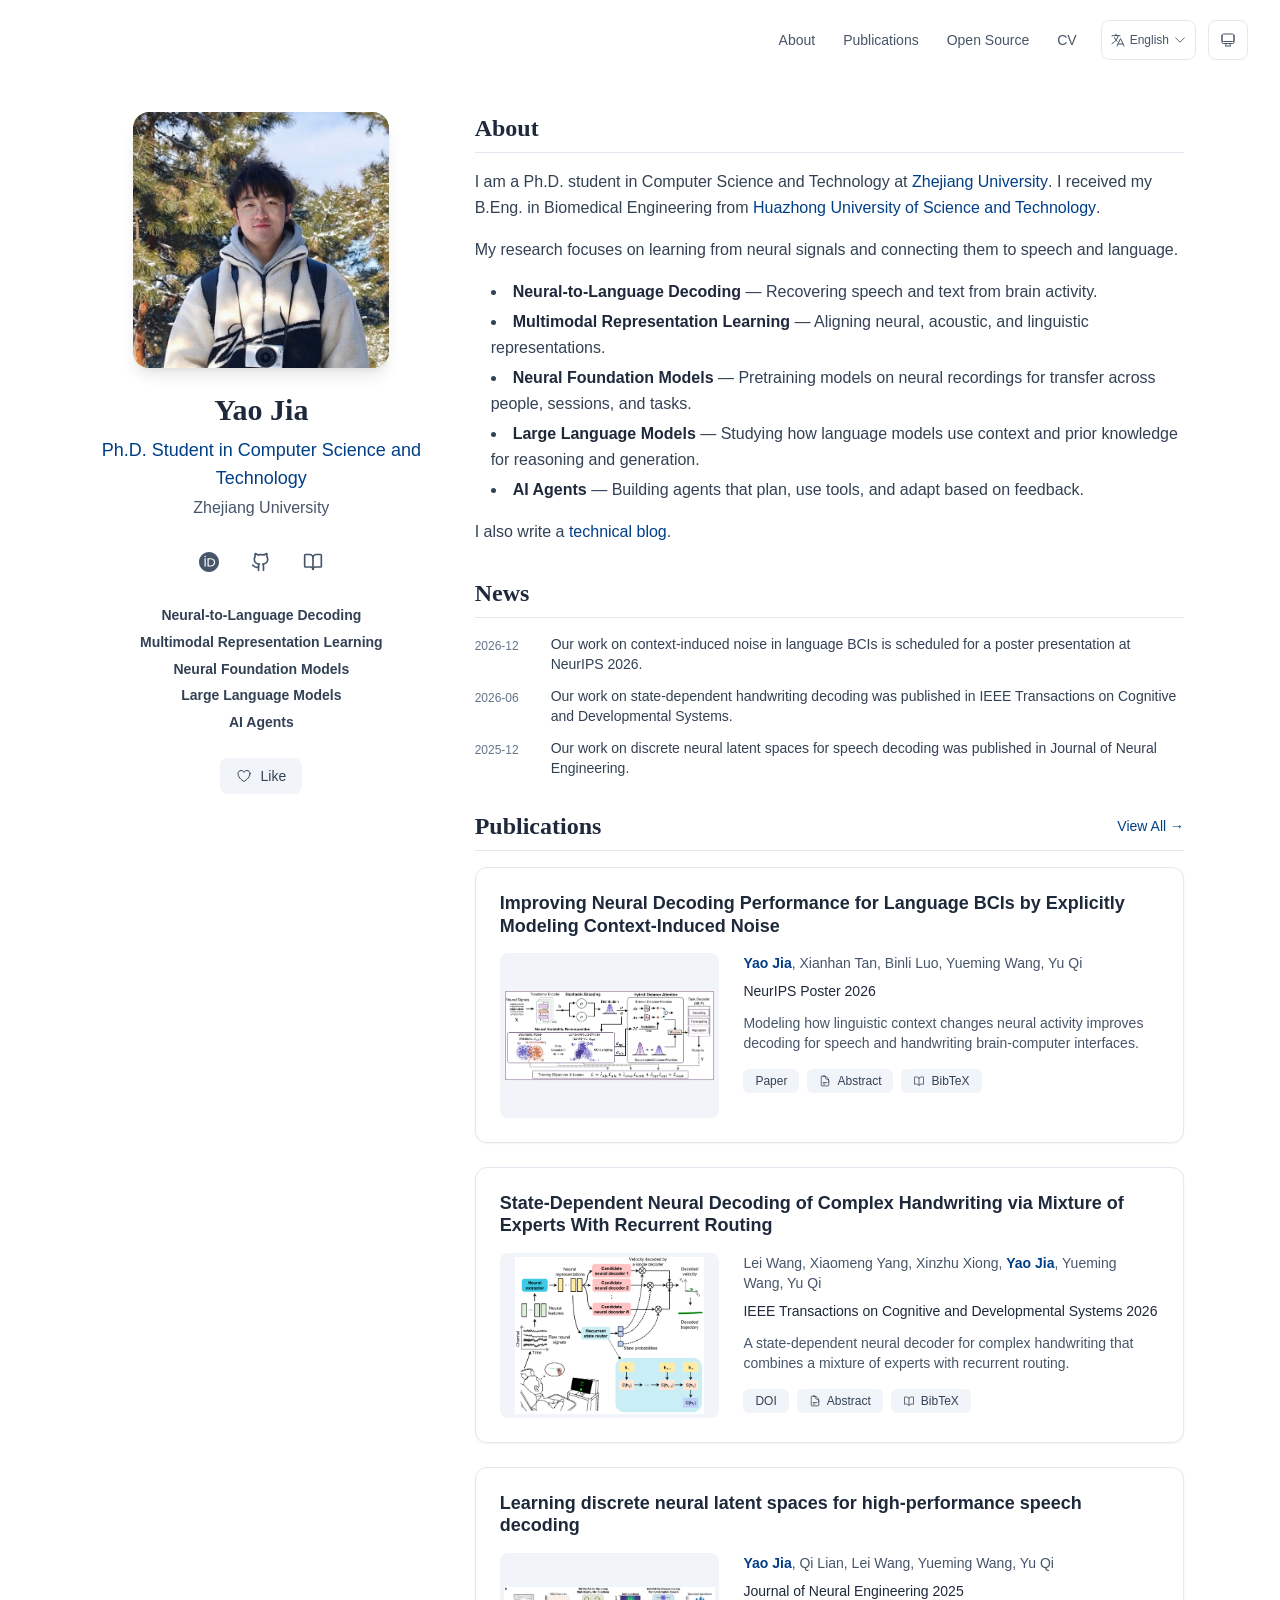
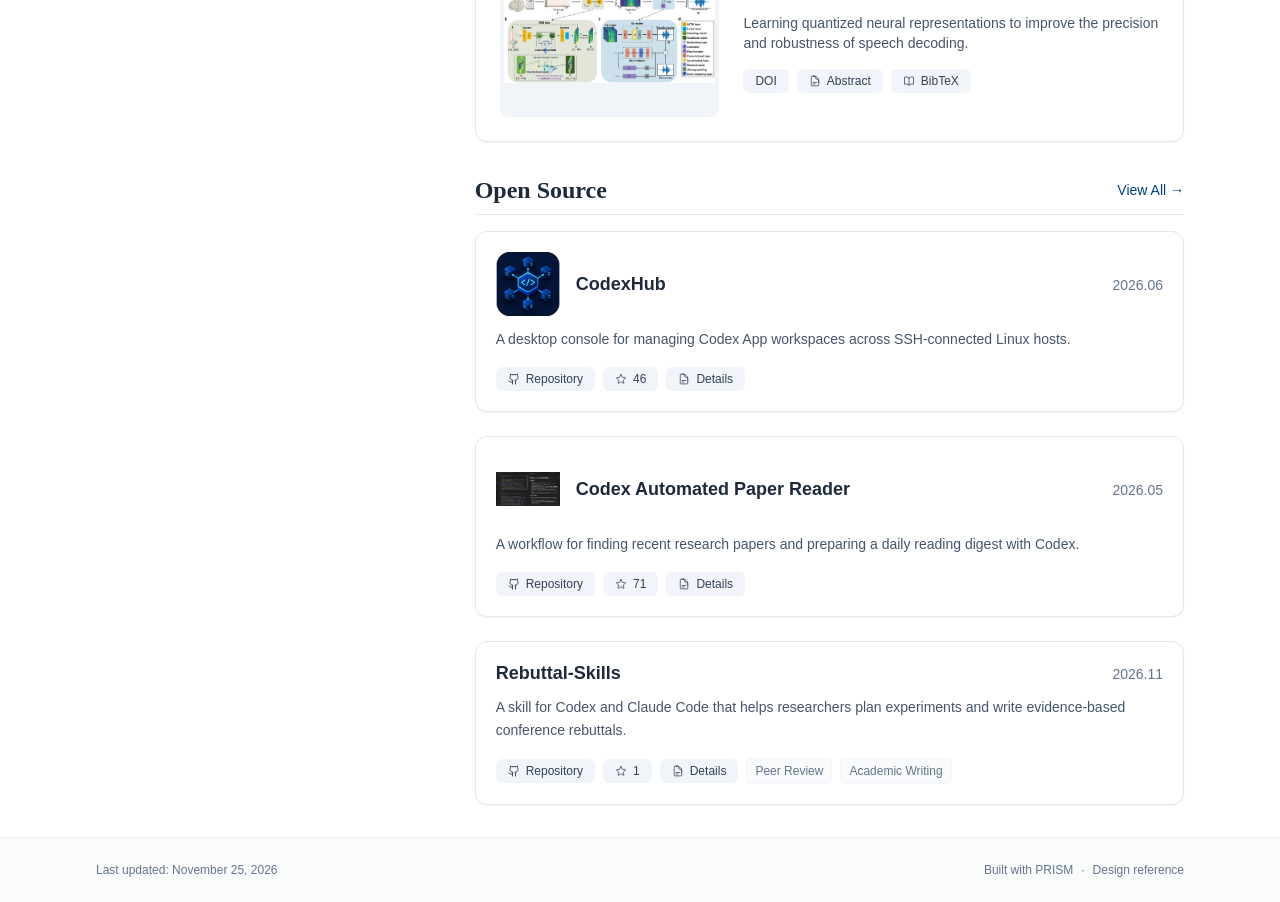
<file: index.html>
<!DOCTYPE html><html lang="en" class="scroll-smooth"><head><meta charSet="utf-8"/><meta name="viewport" content="width=device-width, initial-scale=1"/><link rel="preload" as="image" href="/assets/site/portrait.webp"/><link rel="stylesheet" href="/_next/static/css/28baa3e5c0a43d48.css" data-precedence="next"/><link rel="preload" as="script" fetchPriority="low" href="/_next/static/chunks/webpack-679b75d1c4c2027c.js"/><script src="/_next/static/chunks/4bd1b696-70b6d399998de86a.js" async=""></script><script src="/_next/static/chunks/684-5aaa8290a129f299.js" async=""></script><script src="/_next/static/chunks/main-app-62d79c9c87c477aa.js" async=""></script><script src="/_next/static/chunks/461-a9a5d7b05a71d978.js" async=""></script><script src="/_next/static/chunks/874-6cc630662f3664af.js" async=""></script><script src="/_next/static/chunks/291-e39730cc9327e39b.js" async=""></script><script src="/_next/static/chunks/app/layout-eca4721b27ae357d.js" async=""></script><script src="/_next/static/chunks/270-5511775398f2572f.js" async=""></script><script src="/_next/static/chunks/801-7ef0d7e2b74d6258.js" async=""></script><script src="/_next/static/chunks/app/page-2fea67ba97609777.js" async=""></script><link rel="icon" href="/assets/site/favicon.jpg" type="image/jpeg"/><script>
              try {
                const theme = localStorage.getItem('theme-storage');
                const parsed = theme ? JSON.parse(theme) : null;
                const setting = parsed?.state?.theme || 'system';
                const prefersDark = typeof window !== 'undefined' && window.matchMedia && window.matchMedia('(prefers-color-scheme: dark)').matches;
                const effective = setting === 'dark' ? 'dark' : (setting === 'light' ? 'light' : (prefersDark ? 'dark' : 'light'));
                var root = document.documentElement;
                root.classList.add(effective);
                root.setAttribute('data-theme', effective);
              } catch (e) {
                var root = document.documentElement;
                root.classList.add('light');
                root.setAttribute('data-theme', 'light');
              }
            </script><script>
    try {
      const cfg = {"enabled":true,"locales":["zh","en"],"defaultLocale":"en","mode":"auto","fixedLocale":"en","persist":true,"switcher":true,"labels":{"zh":"中文","en":"English"}};
      const storageKey = 'locale-storage';
      const normalize = (value) => typeof value === 'string' ? value.trim().replace('_', '-').toLowerCase() : '';
      const matchLocale = (candidate) => {
        const normalized = normalize(candidate);
        if (!normalized) return null;
        if (cfg.locales.includes(normalized)) return normalized;
        const language = normalized.split('-')[0];
        if (cfg.locales.includes(language)) return language;
        return null;
      };

      let resolved = null;

      if (!cfg.enabled) {
        resolved = cfg.defaultLocale;
      } else if (cfg.persist) {
        resolved = matchLocale(localStorage.getItem(storageKey));
      }

      if (!resolved) {
        if (cfg.mode === 'fixed') {
          resolved = cfg.fixedLocale;
        } else {
          resolved = matchLocale(navigator.language);
        }
      }

      if (!resolved) {
        resolved = cfg.defaultLocale;
      }

      const root = document.documentElement;
      root.lang = resolved;
      root.setAttribute('data-locale', resolved);

      if (cfg.persist) {
        localStorage.setItem(storageKey, resolved);
      }
    } catch (e) {
      const root = document.documentElement;
      root.lang = 'en';
      root.setAttribute('data-locale', 'en');
    }
  </script><title>Yao Jia</title><meta name="description" content="Yao Jia is a Ph.D. student at Zhejiang University researching brain–computer interfaces and multimodal machine learning."/><meta name="author" content="Yao Jia"/><meta name="keywords" content="Yao Jia,PhD,Research,Zhejiang University"/><meta name="creator" content="Yao Jia"/><meta name="publisher" content="Yao Jia"/><meta property="og:title" content="Yao Jia"/><meta property="og:description" content="Yao Jia is a Ph.D. student at Zhejiang University researching brain–computer interfaces and multimodal machine learning."/><meta property="og:site_name" content="Yao Jia&#x27;s Academic Website"/><meta property="og:locale" content="en_US"/><meta property="og:type" content="website"/><meta name="twitter:card" content="summary"/><meta name="twitter:title" content="Yao Jia"/><meta name="twitter:description" content="Yao Jia is a Ph.D. student at Zhejiang University researching brain–computer interfaces and multimodal machine learning."/><link rel="icon" href="/assets/site/favicon.jpg"/><script>document.querySelectorAll('body link[rel="icon"], body link[rel="apple-touch-icon"]').forEach(el => document.head.appendChild(el))</script><script src="/_next/static/chunks/polyfills-42372ed130431b0a.js" noModule=""></script></head><body class="font-sans antialiased"><div style="visibility:hidden"><nav class="fixed top-0 left-0 right-0 z-50" data-headlessui-state=""><div class="transition-all duration-300 ease-out bg-transparent" style="transform:translateY(-100px)"><div class="max-w-7xl mx-auto px-4 sm:px-6 lg:px-8"><div class="flex justify-end items-center h-16 lg:h-20"><div class="hidden lg:block"><div class="flex items-center space-x-3"><div class="relative flex items-baseline space-x-1"><a data-nav-href="/" class="relative px-3 py-2 text-sm font-medium rounded-lg transition-colors duration-150 text-primary" href="/">About</a><a data-nav-href="/publications" class="relative px-3 py-2 text-sm font-medium rounded-lg transition-colors duration-150 text-neutral-600" href="/publications/">Publications</a><a data-nav-href="/projects" class="relative px-3 py-2 text-sm font-medium rounded-lg transition-colors duration-150 text-neutral-600" href="/projects/">Open Source</a><a data-nav-href="/cv" class="relative px-3 py-2 text-sm font-medium rounded-lg transition-colors duration-150 text-neutral-600" href="/cv/">CV</a></div><div class="flex items-center justify-center w-14 h-10 rounded-lg border border-neutral-200 dark:border-[rgba(148,163,184,0.24)] bg-background dark:bg-neutral-800"><div class="w-6 h-4 rounded bg-neutral-300 animate-pulse"></div></div><div class="flex items-center justify-center w-10 h-10 rounded-lg border border-neutral-200 dark:border-[rgba(148,163,184,0.24)] bg-background dark:bg-neutral-800"><div class="w-4 h-4 rounded-full bg-neutral-300 animate-pulse"></div></div></div></div><div class="lg:hidden flex items-center space-x-2"><div class="flex items-center justify-center w-14 h-10 rounded-lg border border-neutral-200 dark:border-[rgba(148,163,184,0.24)] bg-background dark:bg-neutral-800"><div class="w-6 h-4 rounded bg-neutral-300 animate-pulse"></div></div><div class="flex items-center justify-center w-10 h-10 rounded-lg border border-neutral-200 dark:border-[rgba(148,163,184,0.24)] bg-background dark:bg-neutral-800"><div class="w-4 h-4 rounded-full bg-neutral-300 animate-pulse"></div></div><button class="inline-flex items-center justify-center p-2 rounded-md text-neutral-600 hover:text-primary hover:bg-neutral-100 dark:hover:bg-neutral-800 focus:outline-none focus:ring-2 focus:ring-inset focus:ring-accent transition-colors duration-200" id="headlessui-disclosure-button-«R79db»" type="button" aria-expanded="false" data-headlessui-state=""><span class="sr-only">Open main menu</span><div><svg xmlns="http://www.w3.org/2000/svg" fill="none" viewBox="0 0 24 24" stroke-width="1.5" stroke="currentColor" aria-hidden="true" data-slot="icon" class="block h-6 w-6"><path stroke-linecap="round" stroke-linejoin="round" d="M3.75 6.75h16.5M3.75 12h16.5m-16.5 5.25h16.5"></path></svg></div></button></div></div></div></div></nav><main class="min-h-screen pt-16 lg:pt-20"><div class="max-w-6xl mx-auto px-4 sm:px-6 lg:px-8 py-8 bg-background min-h-screen"><div class="grid grid-cols-1 lg:grid-cols-3 gap-12"><div class="lg:col-span-1 lg:self-start lg:sticky lg:top-8"><div style="opacity:0;transform:translateY(20px)"><div class="w-64 h-64 mx-auto mb-6 rounded-2xl overflow-hidden shadow-lg hover:shadow-xl transition-all duration-200 hover:scale-105"><img alt="Yao Jia" width="256" height="256" decoding="async" data-nimg="1" class="w-full h-full object-cover object-center" style="color:transparent" src="/assets/site/portrait.webp"/></div><div class="text-center mb-6"><h1 class="text-3xl font-serif font-bold text-primary mb-2">Yao Jia</h1><p class="text-lg text-accent font-medium mb-1">Ph.D. Student in Computer Science and Technology</p><div class="text-neutral-600 mb-2 space-y-1"><p>Zhejiang University</p></div></div><div class="flex flex-wrap justify-center gap-3 sm:gap-4 mb-6 relative px-2"><a href="https://orcid.org/0000-0003-3118-3885" target="_blank" rel="noopener noreferrer" class="p-2 sm:p-2 text-neutral-600 dark:text-neutral-400 hover:text-accent transition-colors duration-200" aria-label="ORCID"><svg viewBox="0 0 24 24" fill="currentColor" class="h-5 w-5" xmlns="http://www.w3.org/2000/svg"><path d="M12 0C5.372 0 0 5.372 0 12s5.372 12 12 12 12-5.372 12-12S18.628 0 12 0zM7.369 4.378c.525 0 .947.431.947.947s-.422.947-.947.947a.95.95 0 0 1-.947-.947c0-.525.422-.947.947-.947zm-.722 3.038h1.444v10.041H6.647V7.416zm3.562 0h3.9c3.712 0 5.344 2.653 5.344 5.025 0 2.578-2.016 5.025-5.325 5.025h-3.919V7.416zm1.444 1.303v7.444h2.297c3.272 0 4.022-2.484 4.022-3.722 0-2.016-1.284-3.722-4.097-3.722h-2.222z"></path></svg></a><a href="https://github.com/Jurio0304" target="_blank" rel="noopener noreferrer" class="p-2 sm:p-2 text-neutral-600 dark:text-neutral-400 hover:text-accent transition-colors duration-200" aria-label="GitHub"><svg xmlns="http://www.w3.org/2000/svg" width="24" height="24" viewBox="0 0 24 24" fill="none" stroke="currentColor" stroke-width="2" stroke-linecap="round" stroke-linejoin="round" class="lucide lucide-github h-5 w-5" aria-hidden="true"><path d="M15 22v-4a4.8 4.8 0 0 0-1-3.5c3 0 6-2 6-5.5.08-1.25-.27-2.48-1-3.5.28-1.15.28-2.35 0-3.5 0 0-1 0-3 1.5-2.64-.5-5.36-.5-8 0C6 2 5 2 5 2c-.3 1.15-.3 2.35 0 3.5A5.403 5.403 0 0 0 4 9c0 3.5 3 5.5 6 5.5-.39.49-.68 1.05-.85 1.65-.17.6-.22 1.23-.15 1.85v4"></path><path d="M9 18c-4.51 2-5-2-7-2"></path></svg></a><a href="https://jurio.blog.csdn.net/" target="_blank" rel="noopener noreferrer" class="p-2 sm:p-2 text-neutral-600 dark:text-neutral-400 hover:text-accent transition-colors duration-200" aria-label="CSDN Blog"><svg xmlns="http://www.w3.org/2000/svg" width="24" height="24" viewBox="0 0 24 24" fill="none" stroke="currentColor" stroke-width="2" stroke-linecap="round" stroke-linejoin="round" class="lucide lucide-book-open h-5 w-5" aria-hidden="true"><path d="M12 7v14"></path><path d="M3 18a1 1 0 0 1-1-1V4a1 1 0 0 1 1-1h5a4 4 0 0 1 4 4 4 4 0 0 1 4-4h5a1 1 0 0 1 1 1v13a1 1 0 0 1-1 1h-6a3 3 0 0 0-3 3 3 3 0 0 0-3-3z"></path></svg></a></div><div class="mb-6 space-y-1"><p class="text-sm font-semibold text-neutral-700 dark:text-neutral-500 text-center leading-relaxed">Neural-to-Language Decoding</p><p class="text-sm font-semibold text-neutral-700 dark:text-neutral-500 text-center leading-relaxed">Multimodal Representation Learning</p><p class="text-sm font-semibold text-neutral-700 dark:text-neutral-500 text-center leading-relaxed">Neural Foundation Models</p><p class="text-sm font-semibold text-neutral-700 dark:text-neutral-500 text-center leading-relaxed">Large Language Models</p><p class="text-sm font-semibold text-neutral-700 dark:text-neutral-500 text-center leading-relaxed">AI Agents</p></div><div class="flex justify-center"><div class="relative"><button class="flex items-center space-x-2 px-4 py-2 rounded-lg font-medium text-sm transition-all duration-200 bg-neutral-100 dark:bg-neutral-800 text-neutral-700 dark:text-neutral-500 hover:bg-red-50 dark:hover:bg-red-900/20 hover:text-red-600 dark:hover:text-red-400 cursor-pointer" tabindex="0"><svg xmlns="http://www.w3.org/2000/svg" fill="none" viewBox="0 0 24 24" stroke-width="1.5" stroke="currentColor" aria-hidden="true" data-slot="icon" class="h-4 w-4"><path stroke-linecap="round" stroke-linejoin="round" d="M21 8.25c0-2.485-2.099-4.5-4.688-4.5-1.935 0-3.597 1.126-4.312 2.733-.715-1.607-2.377-2.733-4.313-2.733C5.1 3.75 3 5.765 3 8.25c0 7.22 9 12 9 12s9-4.78 9-12Z"></path></svg><span>Like</span></button></div></div></div></div><div class="lg:col-span-2 space-y-8"><section id="about" class="scroll-mt-24 space-y-8"><section style="opacity:0;transform:translateY(20px)"><h2 class="section-heading text-2xl font-serif font-bold text-primary mb-4">About</h2><div class="text-neutral-700 dark:text-neutral-600 leading-relaxed"><p class="mb-4 last:mb-0">I am a Ph.D. student in Computer Science and Technology at <a href="https://www.zju.edu.cn/english/" node="[object Object]" target="_blank" rel="noopener noreferrer" class="text-accent font-medium transition-all duration-200 rounded hover:bg-accent/10 hover:shadow-sm">Zhejiang University</a>. I received my B.Eng. in Biomedical Engineering from <a href="https://english.hust.edu.cn/" node="[object Object]" target="_blank" rel="noopener noreferrer" class="text-accent font-medium transition-all duration-200 rounded hover:bg-accent/10 hover:shadow-sm">Huazhong University of Science and Technology</a>.</p>
<p class="mb-4 last:mb-0">My research focuses on learning from neural signals and connecting them to speech and language.</p>
<ul class="list-disc list-inside mb-4 space-y-1 ml-4">
<li class="mb-1"><strong class="font-semibold text-primary">Neural-to-Language Decoding</strong> — Recovering speech and text from brain activity.</li>
<li class="mb-1"><strong class="font-semibold text-primary">Multimodal Representation Learning</strong> — Aligning neural, acoustic, and linguistic representations.</li>
<li class="mb-1"><strong class="font-semibold text-primary">Neural Foundation Models</strong> — Pretraining models on neural recordings for transfer across people, sessions, and tasks.</li>
<li class="mb-1"><strong class="font-semibold text-primary">Large Language Models</strong> — Studying how language models use context and prior knowledge for reasoning and generation.</li>
<li class="mb-1"><strong class="font-semibold text-primary">AI Agents</strong> — Building agents that plan, use tools, and adapt based on feedback.</li>
</ul>
<p class="mb-4 last:mb-0">I also write a <a href="https://jurio.blog.csdn.net/" node="[object Object]" target="_blank" rel="noopener noreferrer" class="text-accent font-medium transition-all duration-200 rounded hover:bg-accent/10 hover:shadow-sm">technical blog</a>.</p></div></section><section style="opacity:0;transform:translateY(20px)"><h2 class="section-heading text-2xl font-serif font-bold text-primary mb-4">News</h2><div class="space-y-3"><div class="flex items-start space-x-3"><span class="text-xs text-neutral-500 mt-1 w-16 flex-shrink-0">2026-12</span><p class="text-sm text-neutral-700">Our work on context-induced noise in language BCIs is scheduled for a poster presentation at NeurIPS 2026.</p></div><div class="flex items-start space-x-3"><span class="text-xs text-neutral-500 mt-1 w-16 flex-shrink-0">2026-06</span><p class="text-sm text-neutral-700">Our work on state-dependent handwriting decoding was published in IEEE Transactions on Cognitive and Developmental Systems.</p></div><div class="flex items-start space-x-3"><span class="text-xs text-neutral-500 mt-1 w-16 flex-shrink-0">2025-12</span><p class="text-sm text-neutral-700">Our work on discrete neural latent spaces for speech decoding was published in Journal of Neural Engineering.</p></div></div></section><section style="opacity:0;transform:translateY(20px)"><div class="section-heading flex items-center justify-between mb-4"><h2 class="text-2xl font-serif font-bold text-primary">Publications</h2><a class="text-accent hover:text-accent-dark text-sm font-medium transition-all duration-200 rounded hover:bg-accent/10 hover:shadow-sm" href="/publications/">View All<!-- --> →</a></div><div class="space-y-6"><div class="bg-white dark:bg-neutral-900 p-6 rounded-xl shadow-sm border border-neutral-200 dark:border-neutral-800 hover:shadow-md transition-all duration-200" style="opacity:0;transform:translateY(20px)"><h3 class="text-lg font-semibold text-primary mb-4 leading-tight">Improving Neural Decoding Performance for Language BCIs by Explicitly Modeling Context-Induced Noise</h3><div class="flex flex-col md:flex-row gap-6"><div class="w-full md:w-1/3 flex-shrink-0"><div class="aspect-video md:aspect-[4/3] relative rounded-lg overflow-hidden bg-neutral-100 dark:bg-neutral-800"><img alt="Improving Neural Decoding Performance for Language BCIs by Explicitly Modeling Context-Induced Noise" loading="lazy" decoding="async" data-nimg="fill" class="object-contain p-1" style="position:absolute;height:100%;width:100%;left:0;top:0;right:0;bottom:0;color:transparent" src="/assets/publications/jia2026context/preview.webp"/></div></div><div class="flex-1 min-w-0"><p class="text-sm text-neutral-600 dark:text-neutral-400 mb-2"><span><span class="font-semibold text-accent ">Yao Jia</span>, </span><span><span class=" ">Xianhan Tan</span>, </span><span><span class=" ">Binli Luo</span>, </span><span><span class=" ">Yueming Wang</span>, </span><span><span class=" ">Yu Qi</span></span></p><p class="text-sm font-medium text-neutral-800 dark:text-neutral-600 mb-3">NeurIPS Poster<!-- --> <!-- -->2026</p><p class="text-sm text-neutral-600 dark:text-neutral-500 mb-4 line-clamp-3">Modeling how linguistic context changes neural activity improves decoding for speech and handwriting brain-computer interfaces.</p><div class="flex flex-wrap gap-2"><a href="https://neurips.cc/virtual/2026/loc/sydney/poster/148927" target="_blank" rel="noopener noreferrer" class="inline-flex items-center px-3 py-1 rounded-md text-xs font-medium bg-neutral-100 dark:bg-neutral-800 text-neutral-700 dark:text-neutral-300 hover:bg-accent hover:text-accent-foreground transition-colors">Paper</a><button class="inline-flex items-center px-3 py-1 rounded-md text-xs font-medium transition-colors bg-neutral-100 dark:bg-neutral-800 text-neutral-700 dark:text-neutral-300 hover:bg-accent hover:text-accent-foreground"><svg xmlns="http://www.w3.org/2000/svg" fill="none" viewBox="0 0 24 24" stroke-width="1.5" stroke="currentColor" aria-hidden="true" data-slot="icon" class="h-3 w-3 mr-1.5"><path stroke-linecap="round" stroke-linejoin="round" d="M19.5 14.25v-2.625a3.375 3.375 0 0 0-3.375-3.375h-1.5A1.125 1.125 0 0 1 13.5 7.125v-1.5a3.375 3.375 0 0 0-3.375-3.375H8.25m0 12.75h7.5m-7.5 3H12M10.5 2.25H5.625c-.621 0-1.125.504-1.125 1.125v17.25c0 .621.504 1.125 1.125 1.125h12.75c.621 0 1.125-.504 1.125-1.125V11.25a9 9 0 0 0-9-9Z"></path></svg>Abstract</button><button class="inline-flex items-center px-3 py-1 rounded-md text-xs font-medium transition-colors bg-neutral-100 dark:bg-neutral-800 text-neutral-700 dark:text-neutral-300 hover:bg-accent hover:text-accent-foreground"><svg xmlns="http://www.w3.org/2000/svg" fill="none" viewBox="0 0 24 24" stroke-width="1.5" stroke="currentColor" aria-hidden="true" data-slot="icon" class="h-3 w-3 mr-1.5"><path stroke-linecap="round" stroke-linejoin="round" d="M12 6.042A8.967 8.967 0 0 0 6 3.75c-1.052 0-2.062.18-3 .512v14.25A8.987 8.987 0 0 1 6 18c2.305 0 4.408.867 6 2.292m0-14.25a8.966 8.966 0 0 1 6-2.292c1.052 0 2.062.18 3 .512v14.25A8.987 8.987 0 0 0 18 18a8.967 8.967 0 0 0-6 2.292m0-14.25v14.25"></path></svg>BibTeX</button></div></div></div></div><div class="bg-white dark:bg-neutral-900 p-6 rounded-xl shadow-sm border border-neutral-200 dark:border-neutral-800 hover:shadow-md transition-all duration-200" style="opacity:0;transform:translateY(20px)"><h3 class="text-lg font-semibold text-primary mb-4 leading-tight">State-Dependent Neural Decoding of Complex Handwriting via Mixture of Experts With Recurrent Routing</h3><div class="flex flex-col md:flex-row gap-6"><div class="w-full md:w-1/3 flex-shrink-0"><div class="aspect-video md:aspect-[4/3] relative rounded-lg overflow-hidden bg-neutral-100 dark:bg-neutral-800"><img alt="State-Dependent Neural Decoding of Complex Handwriting via Mixture of Experts With Recurrent Routing" loading="lazy" decoding="async" data-nimg="fill" class="object-contain p-1" style="position:absolute;height:100%;width:100%;left:0;top:0;right:0;bottom:0;color:transparent" src="/assets/publications/wang2026handwriting/main-figure.webp"/></div></div><div class="flex-1 min-w-0"><p class="text-sm text-neutral-600 dark:text-neutral-400 mb-2"><span><span class=" ">Lei Wang</span>, </span><span><span class=" ">Xiaomeng Yang</span>, </span><span><span class=" ">Xinzhu Xiong</span>, </span><span><span class="font-semibold text-accent ">Yao Jia</span>, </span><span><span class=" ">Yueming Wang</span>, </span><span><span class=" ">Yu Qi</span></span></p><p class="text-sm font-medium text-neutral-800 dark:text-neutral-600 mb-3">IEEE Transactions on Cognitive and Developmental Systems<!-- --> <!-- -->2026</p><p class="text-sm text-neutral-600 dark:text-neutral-500 mb-4 line-clamp-3">A state-dependent neural decoder for complex handwriting that combines a mixture of experts with recurrent routing.</p><div class="flex flex-wrap gap-2"><a href="https://doi.org/10.1109/TCDS.2025.3642409" target="_blank" rel="noopener noreferrer" class="inline-flex items-center px-3 py-1 rounded-md text-xs font-medium bg-neutral-100 dark:bg-neutral-800 text-neutral-700 dark:text-neutral-300 hover:bg-accent hover:text-accent-foreground transition-colors">DOI</a><button class="inline-flex items-center px-3 py-1 rounded-md text-xs font-medium transition-colors bg-neutral-100 dark:bg-neutral-800 text-neutral-700 dark:text-neutral-300 hover:bg-accent hover:text-accent-foreground"><svg xmlns="http://www.w3.org/2000/svg" fill="none" viewBox="0 0 24 24" stroke-width="1.5" stroke="currentColor" aria-hidden="true" data-slot="icon" class="h-3 w-3 mr-1.5"><path stroke-linecap="round" stroke-linejoin="round" d="M19.5 14.25v-2.625a3.375 3.375 0 0 0-3.375-3.375h-1.5A1.125 1.125 0 0 1 13.5 7.125v-1.5a3.375 3.375 0 0 0-3.375-3.375H8.25m0 12.75h7.5m-7.5 3H12M10.5 2.25H5.625c-.621 0-1.125.504-1.125 1.125v17.25c0 .621.504 1.125 1.125 1.125h12.75c.621 0 1.125-.504 1.125-1.125V11.25a9 9 0 0 0-9-9Z"></path></svg>Abstract</button><button class="inline-flex items-center px-3 py-1 rounded-md text-xs font-medium transition-colors bg-neutral-100 dark:bg-neutral-800 text-neutral-700 dark:text-neutral-300 hover:bg-accent hover:text-accent-foreground"><svg xmlns="http://www.w3.org/2000/svg" fill="none" viewBox="0 0 24 24" stroke-width="1.5" stroke="currentColor" aria-hidden="true" data-slot="icon" class="h-3 w-3 mr-1.5"><path stroke-linecap="round" stroke-linejoin="round" d="M12 6.042A8.967 8.967 0 0 0 6 3.75c-1.052 0-2.062.18-3 .512v14.25A8.987 8.987 0 0 1 6 18c2.305 0 4.408.867 6 2.292m0-14.25a8.966 8.966 0 0 1 6-2.292c1.052 0 2.062.18 3 .512v14.25A8.987 8.987 0 0 0 18 18a8.967 8.967 0 0 0-6 2.292m0-14.25v14.25"></path></svg>BibTeX</button></div></div></div></div><div class="bg-white dark:bg-neutral-900 p-6 rounded-xl shadow-sm border border-neutral-200 dark:border-neutral-800 hover:shadow-md transition-all duration-200" style="opacity:0;transform:translateY(20px)"><h3 class="text-lg font-semibold text-primary mb-4 leading-tight">Learning discrete neural latent spaces for high-performance speech decoding</h3><div class="flex flex-col md:flex-row gap-6"><div class="w-full md:w-1/3 flex-shrink-0"><div class="aspect-video md:aspect-[4/3] relative rounded-lg overflow-hidden bg-neutral-100 dark:bg-neutral-800"><img alt="Learning discrete neural latent spaces for high-performance speech decoding" loading="lazy" decoding="async" data-nimg="fill" class="object-contain p-1" style="position:absolute;height:100%;width:100%;left:0;top:0;right:0;bottom:0;color:transparent" src="/assets/publications/jia2025discrete/preview.webp"/></div></div><div class="flex-1 min-w-0"><p class="text-sm text-neutral-600 dark:text-neutral-400 mb-2"><span><span class="font-semibold text-accent ">Yao Jia</span>, </span><span><span class=" ">Qi Lian</span>, </span><span><span class=" ">Lei Wang</span>, </span><span><span class=" ">Yueming Wang</span>, </span><span><span class=" ">Yu Qi</span></span></p><p class="text-sm font-medium text-neutral-800 dark:text-neutral-600 mb-3">Journal of Neural Engineering<!-- --> <!-- -->2025</p><p class="text-sm text-neutral-600 dark:text-neutral-500 mb-4 line-clamp-3">Learning quantized neural representations to improve the precision and robustness of speech decoding.</p><div class="flex flex-wrap gap-2"><a href="https://doi.org/10.1088/1741-2552/ae2ccd" target="_blank" rel="noopener noreferrer" class="inline-flex items-center px-3 py-1 rounded-md text-xs font-medium bg-neutral-100 dark:bg-neutral-800 text-neutral-700 dark:text-neutral-300 hover:bg-accent hover:text-accent-foreground transition-colors">DOI</a><button class="inline-flex items-center px-3 py-1 rounded-md text-xs font-medium transition-colors bg-neutral-100 dark:bg-neutral-800 text-neutral-700 dark:text-neutral-300 hover:bg-accent hover:text-accent-foreground"><svg xmlns="http://www.w3.org/2000/svg" fill="none" viewBox="0 0 24 24" stroke-width="1.5" stroke="currentColor" aria-hidden="true" data-slot="icon" class="h-3 w-3 mr-1.5"><path stroke-linecap="round" stroke-linejoin="round" d="M19.5 14.25v-2.625a3.375 3.375 0 0 0-3.375-3.375h-1.5A1.125 1.125 0 0 1 13.5 7.125v-1.5a3.375 3.375 0 0 0-3.375-3.375H8.25m0 12.75h7.5m-7.5 3H12M10.5 2.25H5.625c-.621 0-1.125.504-1.125 1.125v17.25c0 .621.504 1.125 1.125 1.125h12.75c.621 0 1.125-.504 1.125-1.125V11.25a9 9 0 0 0-9-9Z"></path></svg>Abstract</button><button class="inline-flex items-center px-3 py-1 rounded-md text-xs font-medium transition-colors bg-neutral-100 dark:bg-neutral-800 text-neutral-700 dark:text-neutral-300 hover:bg-accent hover:text-accent-foreground"><svg xmlns="http://www.w3.org/2000/svg" fill="none" viewBox="0 0 24 24" stroke-width="1.5" stroke="currentColor" aria-hidden="true" data-slot="icon" class="h-3 w-3 mr-1.5"><path stroke-linecap="round" stroke-linejoin="round" d="M12 6.042A8.967 8.967 0 0 0 6 3.75c-1.052 0-2.062.18-3 .512v14.25A8.987 8.987 0 0 1 6 18c2.305 0 4.408.867 6 2.292m0-14.25a8.966 8.966 0 0 1 6-2.292c1.052 0 2.062.18 3 .512v14.25A8.987 8.987 0 0 0 18 18a8.967 8.967 0 0 0-6 2.292m0-14.25v14.25"></path></svg>BibTeX</button></div></div></div></div></div></section><section style="opacity:0;transform:translateY(20px)"><div class="section-heading flex items-center justify-between mb-4"><h2 class="text-2xl font-serif font-bold text-primary">Open Source</h2><a class="text-accent hover:text-accent-dark text-sm font-medium transition-all duration-200 rounded hover:bg-accent/10 hover:shadow-sm" href="/projects/">View All<!-- --> →</a></div><div class="space-y-6"><div class="bg-white dark:bg-neutral-900 p-5 rounded-xl shadow-sm border border-neutral-200 dark:border-neutral-800 hover:shadow-md transition-all duration-200" style="opacity:0;transform:translateY(20px)"><div class="flex items-center gap-4 mb-3"><div class="w-16 h-16 flex-shrink-0 relative"><img alt="CodexHub" loading="lazy" decoding="async" data-nimg="fill" class="object-contain" style="position:absolute;height:100%;width:100%;left:0;top:0;right:0;bottom:0;color:transparent" src="/assets/projects/codexhub/logo.webp"/></div><div class="flex-1 min-w-0 flex items-baseline justify-between gap-3"><h3 class="text-lg font-semibold text-primary leading-tight truncate"><a href="https://github.com/Jurio0304/CodexHub" target="_blank" rel="noopener noreferrer" class="hover:text-accent transition-colors">CodexHub</a></h3><span class="text-sm text-neutral-500 font-medium whitespace-nowrap">2026.06</span></div></div><div class="text-sm text-neutral-600 dark:text-neutral-500 mb-4 leading-relaxed"><p class="mb-3 last:mb-0">A desktop console for managing Codex App workspaces across SSH-connected Linux hosts.</p></div><div class="flex flex-wrap items-center gap-2"><a href="https://github.com/Jurio0304/CodexHub" target="_blank" rel="noopener noreferrer" class="inline-flex items-center px-3 py-1 rounded-md text-xs font-medium bg-neutral-100 dark:bg-neutral-800 text-neutral-700 dark:text-neutral-300 hover:bg-accent hover:text-accent-foreground transition-colors"><svg xmlns="http://www.w3.org/2000/svg" width="24" height="24" viewBox="0 0 24 24" fill="none" stroke="currentColor" stroke-width="2" stroke-linecap="round" stroke-linejoin="round" class="lucide lucide-github h-3 w-3 mr-1.5" aria-hidden="true"><path d="M15 22v-4a4.8 4.8 0 0 0-1-3.5c3 0 6-2 6-5.5.08-1.25-.27-2.48-1-3.5.28-1.15.28-2.35 0-3.5 0 0-1 0-3 1.5-2.64-.5-5.36-.5-8 0C6 2 5 2 5 2c-.3 1.15-.3 2.35 0 3.5A5.403 5.403 0 0 0 4 9c0 3.5 3 5.5 6 5.5-.39.49-.68 1.05-.85 1.65-.17.6-.22 1.23-.15 1.85v4"></path><path d="M9 18c-4.51 2-5-2-7-2"></path></svg>Repository</a><span class="inline-flex items-center px-3 py-1 rounded-md text-xs font-medium bg-neutral-100 dark:bg-neutral-800 text-neutral-700 dark:text-neutral-300" title="Stars"><svg xmlns="http://www.w3.org/2000/svg" fill="none" viewBox="0 0 24 24" stroke-width="1.5" stroke="currentColor" aria-hidden="true" data-slot="icon" class="h-3 w-3 mr-1.5"><path stroke-linecap="round" stroke-linejoin="round" d="M11.48 3.499a.562.562 0 0 1 1.04 0l2.125 5.111a.563.563 0 0 0 .475.345l5.518.442c.499.04.701.663.321.988l-4.204 3.602a.563.563 0 0 0-.182.557l1.285 5.385a.562.562 0 0 1-.84.61l-4.725-2.885a.562.562 0 0 0-.586 0L6.982 20.54a.562.562 0 0 1-.84-.61l1.285-5.386a.562.562 0 0 0-.182-.557l-4.204-3.602a.562.562 0 0 1 .321-.988l5.518-.442a.563.563 0 0 0 .475-.345L11.48 3.5Z"></path></svg>46</span><button class="inline-flex items-center px-3 py-1 rounded-md text-xs font-medium transition-colors bg-neutral-100 dark:bg-neutral-800 text-neutral-700 dark:text-neutral-300 hover:bg-accent hover:text-accent-foreground"><svg xmlns="http://www.w3.org/2000/svg" fill="none" viewBox="0 0 24 24" stroke-width="1.5" stroke="currentColor" aria-hidden="true" data-slot="icon" class="h-3 w-3 mr-1.5"><path stroke-linecap="round" stroke-linejoin="round" d="M19.5 14.25v-2.625a3.375 3.375 0 0 0-3.375-3.375h-1.5A1.125 1.125 0 0 1 13.5 7.125v-1.5a3.375 3.375 0 0 0-3.375-3.375H8.25m0 12.75h7.5m-7.5 3H12M10.5 2.25H5.625c-.621 0-1.125.504-1.125 1.125v17.25c0 .621.504 1.125 1.125 1.125h12.75c.621 0 1.125-.504 1.125-1.125V11.25a9 9 0 0 0-9-9Z"></path></svg>Details</button></div></div><div class="bg-white dark:bg-neutral-900 p-5 rounded-xl shadow-sm border border-neutral-200 dark:border-neutral-800 hover:shadow-md transition-all duration-200" style="opacity:0;transform:translateY(20px)"><div class="flex items-center gap-4 mb-3"><div class="w-16 h-16 flex-shrink-0 relative"><img alt="Codex Automated Paper Reader" loading="lazy" decoding="async" data-nimg="fill" class="object-contain" style="position:absolute;height:100%;width:100%;left:0;top:0;right:0;bottom:0;color:transparent" src="/assets/projects/paper-reader/preview.webp"/></div><div class="flex-1 min-w-0 flex items-baseline justify-between gap-3"><h3 class="text-lg font-semibold text-primary leading-tight truncate"><a href="https://github.com/Jurio0304/Codex_Automated_Paper_Reader" target="_blank" rel="noopener noreferrer" class="hover:text-accent transition-colors">Codex Automated Paper Reader</a></h3><span class="text-sm text-neutral-500 font-medium whitespace-nowrap">2026.05</span></div></div><div class="text-sm text-neutral-600 dark:text-neutral-500 mb-4 leading-relaxed"><p class="mb-3 last:mb-0">A workflow for finding recent research papers and preparing a daily reading digest with Codex.</p></div><div class="flex flex-wrap items-center gap-2"><a href="https://github.com/Jurio0304/Codex_Automated_Paper_Reader" target="_blank" rel="noopener noreferrer" class="inline-flex items-center px-3 py-1 rounded-md text-xs font-medium bg-neutral-100 dark:bg-neutral-800 text-neutral-700 dark:text-neutral-300 hover:bg-accent hover:text-accent-foreground transition-colors"><svg xmlns="http://www.w3.org/2000/svg" width="24" height="24" viewBox="0 0 24 24" fill="none" stroke="currentColor" stroke-width="2" stroke-linecap="round" stroke-linejoin="round" class="lucide lucide-github h-3 w-3 mr-1.5" aria-hidden="true"><path d="M15 22v-4a4.8 4.8 0 0 0-1-3.5c3 0 6-2 6-5.5.08-1.25-.27-2.48-1-3.5.28-1.15.28-2.35 0-3.5 0 0-1 0-3 1.5-2.64-.5-5.36-.5-8 0C6 2 5 2 5 2c-.3 1.15-.3 2.35 0 3.5A5.403 5.403 0 0 0 4 9c0 3.5 3 5.5 6 5.5-.39.49-.68 1.05-.85 1.65-.17.6-.22 1.23-.15 1.85v4"></path><path d="M9 18c-4.51 2-5-2-7-2"></path></svg>Repository</a><span class="inline-flex items-center px-3 py-1 rounded-md text-xs font-medium bg-neutral-100 dark:bg-neutral-800 text-neutral-700 dark:text-neutral-300" title="Stars"><svg xmlns="http://www.w3.org/2000/svg" fill="none" viewBox="0 0 24 24" stroke-width="1.5" stroke="currentColor" aria-hidden="true" data-slot="icon" class="h-3 w-3 mr-1.5"><path stroke-linecap="round" stroke-linejoin="round" d="M11.48 3.499a.562.562 0 0 1 1.04 0l2.125 5.111a.563.563 0 0 0 .475.345l5.518.442c.499.04.701.663.321.988l-4.204 3.602a.563.563 0 0 0-.182.557l1.285 5.385a.562.562 0 0 1-.84.61l-4.725-2.885a.562.562 0 0 0-.586 0L6.982 20.54a.562.562 0 0 1-.84-.61l1.285-5.386a.562.562 0 0 0-.182-.557l-4.204-3.602a.562.562 0 0 1 .321-.988l5.518-.442a.563.563 0 0 0 .475-.345L11.48 3.5Z"></path></svg>71</span><button class="inline-flex items-center px-3 py-1 rounded-md text-xs font-medium transition-colors bg-neutral-100 dark:bg-neutral-800 text-neutral-700 dark:text-neutral-300 hover:bg-accent hover:text-accent-foreground"><svg xmlns="http://www.w3.org/2000/svg" fill="none" viewBox="0 0 24 24" stroke-width="1.5" stroke="currentColor" aria-hidden="true" data-slot="icon" class="h-3 w-3 mr-1.5"><path stroke-linecap="round" stroke-linejoin="round" d="M19.5 14.25v-2.625a3.375 3.375 0 0 0-3.375-3.375h-1.5A1.125 1.125 0 0 1 13.5 7.125v-1.5a3.375 3.375 0 0 0-3.375-3.375H8.25m0 12.75h7.5m-7.5 3H12M10.5 2.25H5.625c-.621 0-1.125.504-1.125 1.125v17.25c0 .621.504 1.125 1.125 1.125h12.75c.621 0 1.125-.504 1.125-1.125V11.25a9 9 0 0 0-9-9Z"></path></svg>Details</button></div></div><div class="bg-white dark:bg-neutral-900 p-5 rounded-xl shadow-sm border border-neutral-200 dark:border-neutral-800 hover:shadow-md transition-all duration-200" style="opacity:0;transform:translateY(20px)"><div class="flex items-center gap-4 mb-3"><div class="flex-1 min-w-0 flex items-baseline justify-between gap-3"><h3 class="text-lg font-semibold text-primary leading-tight truncate"><a href="https://github.com/Jurio0304/Rebuttal-Skills" target="_blank" rel="noopener noreferrer" class="hover:text-accent transition-colors">Rebuttal-Skills</a></h3><span class="text-sm text-neutral-500 font-medium whitespace-nowrap">2026.11</span></div></div><div class="text-sm text-neutral-600 dark:text-neutral-500 mb-4 leading-relaxed"><p class="mb-3 last:mb-0">A skill for Codex and Claude Code that helps researchers plan experiments and write evidence-based conference rebuttals.</p></div><div class="flex flex-wrap items-center gap-2"><a href="https://github.com/Jurio0304/Rebuttal-Skills" target="_blank" rel="noopener noreferrer" class="inline-flex items-center px-3 py-1 rounded-md text-xs font-medium bg-neutral-100 dark:bg-neutral-800 text-neutral-700 dark:text-neutral-300 hover:bg-accent hover:text-accent-foreground transition-colors"><svg xmlns="http://www.w3.org/2000/svg" width="24" height="24" viewBox="0 0 24 24" fill="none" stroke="currentColor" stroke-width="2" stroke-linecap="round" stroke-linejoin="round" class="lucide lucide-github h-3 w-3 mr-1.5" aria-hidden="true"><path d="M15 22v-4a4.8 4.8 0 0 0-1-3.5c3 0 6-2 6-5.5.08-1.25-.27-2.48-1-3.5.28-1.15.28-2.35 0-3.5 0 0-1 0-3 1.5-2.64-.5-5.36-.5-8 0C6 2 5 2 5 2c-.3 1.15-.3 2.35 0 3.5A5.403 5.403 0 0 0 4 9c0 3.5 3 5.5 6 5.5-.39.49-.68 1.05-.85 1.65-.17.6-.22 1.23-.15 1.85v4"></path><path d="M9 18c-4.51 2-5-2-7-2"></path></svg>Repository</a><span class="inline-flex items-center px-3 py-1 rounded-md text-xs font-medium bg-neutral-100 dark:bg-neutral-800 text-neutral-700 dark:text-neutral-300" title="Stars"><svg xmlns="http://www.w3.org/2000/svg" fill="none" viewBox="0 0 24 24" stroke-width="1.5" stroke="currentColor" aria-hidden="true" data-slot="icon" class="h-3 w-3 mr-1.5"><path stroke-linecap="round" stroke-linejoin="round" d="M11.48 3.499a.562.562 0 0 1 1.04 0l2.125 5.111a.563.563 0 0 0 .475.345l5.518.442c.499.04.701.663.321.988l-4.204 3.602a.563.563 0 0 0-.182.557l1.285 5.385a.562.562 0 0 1-.84.61l-4.725-2.885a.562.562 0 0 0-.586 0L6.982 20.54a.562.562 0 0 1-.84-.61l1.285-5.386a.562.562 0 0 0-.182-.557l-4.204-3.602a.562.562 0 0 1 .321-.988l5.518-.442a.563.563 0 0 0 .475-.345L11.48 3.5Z"></path></svg>1</span><button class="inline-flex items-center px-3 py-1 rounded-md text-xs font-medium transition-colors bg-neutral-100 dark:bg-neutral-800 text-neutral-700 dark:text-neutral-300 hover:bg-accent hover:text-accent-foreground"><svg xmlns="http://www.w3.org/2000/svg" fill="none" viewBox="0 0 24 24" stroke-width="1.5" stroke="currentColor" aria-hidden="true" data-slot="icon" class="h-3 w-3 mr-1.5"><path stroke-linecap="round" stroke-linejoin="round" d="M19.5 14.25v-2.625a3.375 3.375 0 0 0-3.375-3.375h-1.5A1.125 1.125 0 0 1 13.5 7.125v-1.5a3.375 3.375 0 0 0-3.375-3.375H8.25m0 12.75h7.5m-7.5 3H12M10.5 2.25H5.625c-.621 0-1.125.504-1.125 1.125v17.25c0 .621.504 1.125 1.125 1.125h12.75c.621 0 1.125-.504 1.125-1.125V11.25a9 9 0 0 0-9-9Z"></path></svg>Details</button><span class="text-xs text-neutral-500 bg-neutral-50 dark:bg-neutral-800/50 px-2 py-1 rounded border border-neutral-100 dark:border-neutral-800">Peer Review</span><span class="text-xs text-neutral-500 bg-neutral-50 dark:bg-neutral-800/50 px-2 py-1 rounded border border-neutral-100 dark:border-neutral-800">Academic Writing</span></div></div></div></section></section></div></div></div><!--$--><!--/$--><!--$--><!--/$--></main><footer class="border-t border-neutral-200/50 bg-neutral-50/50 dark:bg-neutral-900/50 dark:border-neutral-700/50"><div class="max-w-6xl mx-auto px-4 sm:px-6 lg:px-8 py-6"><div class="flex flex-col sm:flex-row justify-between items-center gap-2"><p class="text-xs text-neutral-500">Last updated<!-- -->: <!-- -->November 25, 2026</p><p class="text-xs text-neutral-500 flex flex-wrap justify-center items-center gap-x-2 gap-y-1"><a href="https://github.com/xyjoey/PRISM" target="_blank" rel="noopener noreferrer" class="hover:text-accent">Built with PRISM</a><span aria-hidden="true">·</span><a href="https://github.com/xiongqi123123/xiongqi123123.github.io" target="_blank" rel="noopener noreferrer" class="hover:text-accent">Design reference</a></p></div></div></footer></div><script src="/_next/static/chunks/webpack-679b75d1c4c2027c.js" async=""></script><script>(self.__next_f=self.__next_f||[]).push([0])</script><script>self.__next_f.push([1,"1:\"$Sreact.fragment\"\n3:I[3719,[\"461\",\"static/chunks/461-a9a5d7b05a71d978.js\",\"874\",\"static/chunks/874-6cc630662f3664af.js\",\"291\",\"static/chunks/291-e39730cc9327e39b.js\",\"177\",\"static/chunks/app/layout-eca4721b27ae357d.js\"],\"ThemeProvider\"]\n4:I[310,[\"461\",\"static/chunks/461-a9a5d7b05a71d978.js\",\"874\",\"static/chunks/874-6cc630662f3664af.js\",\"291\",\"static/chunks/291-e39730cc9327e39b.js\",\"177\",\"static/chunks/app/layout-eca4721b27ae357d.js\"],\"LocaleProvider\"]\n5:I[4574,[\"461\",\"static/chunks/461-a9a5d7b05a71d978.js\",\"874\",\"static/chunks/874-6cc630662f3664af.js\",\"291\",\"static/chunks/291-e39730cc9327e39b.js\",\"177\",\"static/chunks/app/layout-eca4721b27ae357d.js\"],\"default\"]\n6:I[7555,[],\"\"]\n7:I[1295,[],\"\"]\n8:I[2548,[\"461\",\"static/chunks/461-a9a5d7b05a71d978.js\",\"874\",\"static/chunks/874-6cc630662f3664af.js\",\"291\",\"static/chunks/291-e39730cc9327e39b.js\",\"177\",\"static/chunks/app/layout-eca4721b27ae357d.js\"],\"default\"]\n9:I[4349,[\"461\",\"static/chunks/461-a9a5d7b05a71d978.js\",\"270\",\"static/chunks/270-5511775398f2572f.js\",\"874\",\"static/chunks/874-6cc630662f3664af.js\",\"801\",\"static/chunks/801-7ef0d7e2b74d6258.js\",\"974\",\"static/chunks/app/page-2fea67ba97609777.js\"],\"default\"]\na:I[9665,[],\"MetadataBoundary\"]\nc:I[9665,[],\"OutletBoundary\"]\nf:I[4911,[],\"AsyncMetadataOutlet\"]\n11:I[9665,[],\"ViewportBoundary\"]\n13:I[6614,[],\"\"]\n:HL[\"/_next/static/css/28baa3e5c0a43d48.css\",\"style\"]\n2:T5d7,\n    try {\n      const cfg = {\"enabled\":true,\"locales\":[\"zh\",\"en\"],\"defaultLocale\":\"en\",\"mode\":\"auto\",\"fixedLocale\":\"en\",\"persist\":true,\"switcher\":true,\"labels\":{\"zh\":\"中文\",\"en\":\"English\"}};\n      const storageKey = 'locale-storage';\n      const normalize = (value) =\u003e typeof value === 'string' ? value.trim().replace('_', '-').toLowerCase() : '';\n      const matchLocale = (candidate) =\u003e {\n        const normalized = normalize(candidate);\n        if (!normalized) return null;\n        if (cfg.locales.includes(normalized)) return normalized;\n        const language = normalized.split('-')[0];\n        if (cfg.locales.includes(language)) return language;\n        "])</script><script>self.__next_f.push([1,"return null;\n      };\n\n      let resolved = null;\n\n      if (!cfg.enabled) {\n        resolved = cfg.defaultLocale;\n      } else if (cfg.persist) {\n        resolved = matchLocale(localStorage.getItem(storageKey));\n      }\n\n      if (!resolved) {\n        if (cfg.mode === 'fixed') {\n          resolved = cfg.fixedLocale;\n        } else {\n          resolved = matchLocale(navigator.language);\n        }\n      }\n\n      if (!resolved) {\n        resolved = cfg.defaultLocale;\n      }\n\n      const root = document.documentElement;\n      root.lang = resolved;\n      root.setAttribute('data-locale', resolved);\n\n      if (cfg.persist) {\n        localStorage.setItem(storageKey, resolved);\n      }\n    } catch (e) {\n      const root = document.documentElement;\n      root.lang = 'en';\n      root.setAttribute('data-locale', 'en');\n    }\n  "])</script><script>self.__next_f.push([1,"0:{\"P\":null,\"b\":\"dbbFKK7zmd55mKoC0WyVg\",\"p\":\"\",\"c\":[\"\",\"\"],\"i\":false,\"f\":[[[\"\",{\"children\":[\"__PAGE__\",{}]},\"$undefined\",\"$undefined\",true],[\"\",[\"$\",\"$1\",\"c\",{\"children\":[[[\"$\",\"link\",\"0\",{\"rel\":\"stylesheet\",\"href\":\"/_next/static/css/28baa3e5c0a43d48.css\",\"precedence\":\"next\",\"crossOrigin\":\"$undefined\",\"nonce\":\"$undefined\"}]],[\"$\",\"html\",null,{\"lang\":\"en\",\"className\":\"scroll-smooth\",\"suppressHydrationWarning\":true,\"children\":[[\"$\",\"head\",null,{\"children\":[[\"$\",\"link\",null,{\"rel\":\"icon\",\"href\":\"/assets/site/favicon.jpg\",\"type\":\"image/jpeg\"}],[\"$\",\"script\",null,{\"dangerouslySetInnerHTML\":{\"__html\":\"\\n              try {\\n                const theme = localStorage.getItem('theme-storage');\\n                const parsed = theme ? JSON.parse(theme) : null;\\n                const setting = parsed?.state?.theme || 'system';\\n                const prefersDark = typeof window !== 'undefined' \u0026\u0026 window.matchMedia \u0026\u0026 window.matchMedia('(prefers-color-scheme: dark)').matches;\\n                const effective = setting === 'dark' ? 'dark' : (setting === 'light' ? 'light' : (prefersDark ? 'dark' : 'light'));\\n                var root = document.documentElement;\\n                root.classList.add(effective);\\n                root.setAttribute('data-theme', effective);\\n              } catch (e) {\\n                var root = document.documentElement;\\n                root.classList.add('light');\\n                root.setAttribute('data-theme', 'light');\\n              }\\n            \"}}],[\"$\",\"script\",null,{\"dangerouslySetInnerHTML\":{\"__html\":\"$2\"}}]]}],[\"$\",\"body\",null,{\"className\":\"font-sans antialiased\",\"children\":[\"$\",\"$L3\",null,{\"children\":[\"$\",\"$L4\",null,{\"config\":{\"enabled\":true,\"locales\":[\"zh\",\"en\"],\"defaultLocale\":\"en\",\"mode\":\"auto\",\"fixedLocale\":\"en\",\"persist\":true,\"switcher\":true,\"labels\":{\"zh\":\"中文\",\"en\":\"English\"}},\"children\":[[\"$\",\"$L5\",null,{\"items\":[{\"title\":\"About\",\"type\":\"page\",\"target\":\"about\",\"href\":\"/\"},{\"title\":\"Publications\",\"type\":\"page\",\"target\":\"publications\",\"href\":\"/publications\"},{\"title\":\"Open Source\",\"type\":\"page\",\"target\":\"projects\",\"href\":\"/projects\"},{\"title\":\"CV\",\"type\":\"page\",\"target\":\"cv\",\"href\":\"/cv\"}],\"enableOnePageMode\":false,\"i18n\":\"$0:f:0:1:1:props:children:1:props:children:1:props:children:props:children:props:config\",\"itemsByLocale\":{\"zh\":[{\"title\":\"关于我\",\"type\":\"page\",\"target\":\"about\",\"href\":\"/\"},{\"title\":\"论文\",\"type\":\"page\",\"target\":\"publications\",\"href\":\"/publications\"},{\"title\":\"开源项目\",\"type\":\"page\",\"target\":\"projects\",\"href\":\"/projects\"},{\"title\":\"简历\",\"type\":\"page\",\"target\":\"cv\",\"href\":\"/cv\"}],\"en\":\"$0:f:0:1:1:props:children:1:props:children:1:props:children:props:children:props:children:0:props:items\"}}],[\"$\",\"main\",null,{\"className\":\"min-h-screen pt-16 lg:pt-20\",\"children\":[\"$\",\"$L6\",null,{\"parallelRouterKey\":\"children\",\"error\":\"$undefined\",\"errorStyles\":\"$undefined\",\"errorScripts\":\"$undefined\",\"template\":[\"$\",\"$L7\",null,{}],\"templateStyles\":\"$undefined\",\"templateScripts\":\"$undefined\",\"notFound\":[[[\"$\",\"title\",null,{\"children\":\"404: This page could not be found.\"}],[\"$\",\"div\",null,{\"style\":{\"fontFamily\":\"system-ui,\\\"Segoe UI\\\",Roboto,Helvetica,Arial,sans-serif,\\\"Apple Color Emoji\\\",\\\"Segoe UI Emoji\\\"\",\"height\":\"100vh\",\"textAlign\":\"center\",\"display\":\"flex\",\"flexDirection\":\"column\",\"alignItems\":\"center\",\"justifyContent\":\"center\"},\"children\":[\"$\",\"div\",null,{\"children\":[[\"$\",\"style\",null,{\"dangerouslySetInnerHTML\":{\"__html\":\"body{color:#000;background:#fff;margin:0}.next-error-h1{border-right:1px solid rgba(0,0,0,.3)}@media (prefers-color-scheme:dark){body{color:#fff;background:#000}.next-error-h1{border-right:1px solid rgba(255,255,255,.3)}}\"}}],[\"$\",\"h1\",null,{\"className\":\"next-error-h1\",\"style\":{\"display\":\"inline-block\",\"margin\":\"0 20px 0 0\",\"padding\":\"0 23px 0 0\",\"fontSize\":24,\"fontWeight\":500,\"verticalAlign\":\"top\",\"lineHeight\":\"49px\"},\"children\":404}],[\"$\",\"div\",null,{\"style\":{\"display\":\"inline-block\"},\"children\":[\"$\",\"h2\",null,{\"style\":{\"fontSize\":14,\"fontWeight\":400,\"lineHeight\":\"49px\",\"margin\":0},\"children\":\"This page could not be found.\"}]}]]}]}]],[]],\"forbidden\":\"$undefined\",\"unauthorized\":\"$undefined\"}]}],[\"$\",\"$L8\",null,{\"lastUpdated\":\"November 25, 2026\",\"lastUpdatedByLocale\":{\"zh\":\"2026年11月25日\",\"en\":\"November 25, 2026\"},\"defaultLocale\":\"en\"}]]}]}]}]]}]]}],{\"children\":[\"__PAGE__\",[\"$\",\"$1\",\"c\",{\"children\":[[\"$\",\"$L9\",null,{\"dataByLocale\":{\"zh\":{\"author\":{\"name\":\"贾垚\",\"title\":\"计算机科学与技术博士生\",\"institution\":\"浙江大学\",\"avatar\":\"/assets/site/portrait.webp\",\"affiliations\":\"$undefined\"},\"social\":{\"orcid\":\"https://orcid.org/0000-0003-3118-3885\",\"github\":\"https://github.com/Jurio0304\",\"blog\":\"https://jurio.blog.csdn.net/\"},\"features\":{\"enable_likes\":true,\"enable_one_page_mode\":false},\"enableOnePageMode\":false,\"researchInterests\":[\"神经到语言解码\",\"多模态表征学习\",\"神经基础模型\",\"大语言模型\",\"人工智能智能体\"],\"pagesToShow\":[{\"type\":\"about\",\"id\":\"about\",\"sections\":[{\"id\":\"about\",\"type\":\"markdown\",\"source\":\"about/bio.md\",\"title\":\"关于我\",\"content\":\"我是[浙江大学](https://www.zju.edu.cn/)计算机科学与技术专业的博士生，本科毕业于[华中科技大学](https://www.hust.edu.cn/)生物医学工程专业，获工学学士学位。\\n\\n我的研究关注神经信号的表征学习，以及如何将神经活动与语音和语言联系起来。\\n\\n- **神经到语言解码** — 从大脑活动中解码语音和文本。\\n- **多模态表征学习** — 对齐神经、声学和语言表征。\\n- **神经基础模型** — 基于神经记录预训练模型，使模型能够迁移到不同个体、记录会话和任务。\\n- **大语言模型** — 研究语言模型如何利用上下文和先验知识进行推理与生成。\\n- **人工智能智能体** — 构建能够规划、使用工具并依据反馈调整行为的智能体。\\n\\n我也在[技术博客](https://jurio.blog.csdn.net/)上分享学习与实践记录。\\n\"},{\"id\":\"news\",\"type\":\"list\",\"source\":\"about/news.toml\",\"title\":\"动态\",\"limit\":5,\"items\":[{\"date\":\"2026-12\",\"content\":\"我们关于语言脑机接口中上下文诱发噪声的研究将在 NeurIPS 2026 进行海报展示。\"},{\"date\":\"2026-06\",\"content\":\"我们关于状态依赖手写解码的研究发表于 IEEE Transactions on Cognitive and Developmental Systems。\"},{\"date\":\"2025-12\",\"content\":\"我们关于语音解码中离散神经潜空间的研究发表于 Journal of Neural Engineering。\"}]},{\"id\":\"featured_publications\",\"type\":\"publications\",\"source\":\"publications\",\"title\":\"论文\",\"filter\":\"selected\",\"limit\":3,\"publications\":[{\"id\":\"jia2026context\",\"title\":\"Improving Neural Decoding Performance for Language BCIs by Explicitly Modeling Context-Induced Noise\",\"titleNodes\":[{\"type\":\"text\",\"text\":\"Improving Neural Decoding Performance for Language BCIs by Explicitly Modeling Context-Induced Noise\"}],\"authors\":[{\"name\":\"Yao Jia\",\"isHighlighted\":true,\"isCorresponding\":false,\"isCoAuthor\":false},{\"name\":\"Xianhan Tan\",\"isHighlighted\":false,\"isCorresponding\":false,\"isCoAuthor\":false},{\"name\":\"Binli Luo\",\"isHighlighted\":false,\"isCorresponding\":false,\"isCoAuthor\":false},{\"name\":\"Yueming Wang\",\"isHighlighted\":false,\"isCorresponding\":false,\"isCoAuthor\":false},{\"name\":\"Yu Qi\",\"isHighlighted\":false,\"isCorresponding\":false,\"isCoAuthor\":false}],\"year\":2026,\"month\":\"12\",\"type\":\"conference\",\"status\":\"published\",\"tags\":[\"Language BCIs\",\"Neural Decoding\",\"Context-Induced Noise\"],\"keywords\":\"$0:f:0:1:2:children:1:props:children:0:props:dataByLocale:zh:pagesToShow:0:sections:2:publications:0:tags\",\"researchArea\":\"neural-networks\",\"journal\":\"\",\"conference\":\"NeurIPS Poster\",\"url\":\"https://neurips.cc/virtual/2026/loc/sydney/poster/148927\",\"abstract\":\"同一音素或其他语言单元在不同上下文中可能对应不同的神经活动。我们将上下文引起的变化与随机噪声分离，并利用上下文成分区分相似的语言单元。多个数据集上的受控比较显示了解码性能的改善，并在官方 Brain-to-Text Benchmark '24 上评估了集成系统。\",\"description\":\"建模语言上下文引起的神经活动变化，改善语音和手写脑机接口的解码表现。\",\"selected\":true,\"preview\":\"preview.webp\",\"bibtex\":\"@inproceedings{jia2026context,\\n  title = {Improving Neural Decoding Performance for Language BCIs by Explicitly Modeling Context-Induced Noise},\\n  author = {Jia, Yao and Tan, Xianhan and Luo, Binli and Wang, Yueming and Qi, Yu},\\n  booktitle = {NeurIPS Poster},\\n  year = {2026},\\n  month = {dec},\\n  url = {https://neurips.cc/virtual/2026/loc/sydney/poster/148927}\\n}\"},{\"id\":\"wang2026handwriting\",\"title\":\"State-Dependent Neural Decoding of Complex Handwriting via Mixture of Experts With Recurrent Routing\",\"titleNodes\":[{\"type\":\"text\",\"text\":\"State-Dependent Neural Decoding of Complex Handwriting via Mixture of Experts With Recurrent Routing\"}],\"authors\":[{\"name\":\"Lei Wang\",\"isHighlighted\":false,\"isCorresponding\":false,\"isCoAuthor\":false},{\"name\":\"Xiaomeng Yang\",\"isHighlighted\":false,\"isCorresponding\":false,\"isCoAuthor\":false},{\"name\":\"Xinzhu Xiong\",\"isHighlighted\":false,\"isCorresponding\":false,\"isCoAuthor\":false},{\"name\":\"Yao Jia\",\"isHighlighted\":true,\"isCorresponding\":false,\"isCoAuthor\":false},{\"name\":\"Yueming Wang\",\"isHighlighted\":false,\"isCorresponding\":false,\"isCoAuthor\":false},{\"name\":\"Yu Qi\",\"isHighlighted\":false,\"isCorresponding\":false,\"isCoAuthor\":false}],\"year\":2026,\"month\":\"6\",\"type\":\"journal\",\"status\":\"published\",\"tags\":[\"Handwriting BCIs\",\"Neural Decoding\",\"Mixture of Experts\"],\"keywords\":\"$0:f:0:1:2:children:1:props:children:0:props:dataByLocale:zh:pagesToShow:0:sections:2:publications:1:tags\",\"researchArea\":\"neural-networks\",\"journal\":\"IEEE Transactions on Cognitive and Developmental Systems\",\"conference\":\"\",\"volume\":\"18\",\"issue\":\"3\",\"pages\":\"655--665\",\"doi\":\"10.1109/TCDS.2025.3642409\",\"url\":\"https://ieeexplore.ieee.org/document/11297164/\",\"abstract\":\"执行复杂的手写任务时，神经状态会发生变化，不同状态对运动信息的编码方式也可能不同。本文将专家混合与循环路由结合，在根据神经记录解码手写动作时显式建模这种状态依赖性。\",\"description\":\"结合专家混合与循环路由，构建面向复杂手写任务的状态依赖型神经解码器。\",\"selected\":true,\"preview\":\"main-figure.webp\",\"bibtex\":\"@article{wang2026handwriting,\\n  title = {State-Dependent Neural Decoding of Complex Handwriting via Mixture of Experts With Recurrent Routing},\\n  author = {Wang, Lei and Yang, Xiaomeng and Xiong, Xinzhu and Jia, Yao and Wang, Yueming and Qi, Yu},\\n  journal = {IEEE Transactions on Cognitive and Developmental Systems},\\n  year = {2026},\\n  month = {jun},\\n  volume = {18},\\n  number = {3},\\n  pages = {655--665},\\n  doi = {10.1109/TCDS.2025.3642409},\\n  url = {https://ieeexplore.ieee.org/document/11297164/}\\n}\"},{\"id\":\"jia2025discrete\",\"title\":\"Learning discrete neural latent spaces for high-performance speech decoding\",\"titleNodes\":[{\"type\":\"text\",\"text\":\"Learning discrete neural latent spaces for high-performance speech decoding\"}],\"authors\":[{\"name\":\"Yao Jia\",\"isHighlighted\":true,\"isCorresponding\":false,\"isCoAuthor\":false},{\"name\":\"Qi Lian\",\"isHighlighted\":false,\"isCorresponding\":false,\"isCoAuthor\":false},{\"name\":\"Lei Wang\",\"isHighlighted\":false,\"isCorresponding\":false,\"isCoAuthor\":false},{\"name\":\"Yueming Wang\",\"isHighlighted\":false,\"isCorresponding\":false,\"isCoAuthor\":false},{\"name\":\"Yu Qi\",\"isHighlighted\":false,\"isCorresponding\":false,\"isCoAuthor\":false}],\"year\":2025,\"month\":\"12\",\"type\":\"journal\",\"status\":\"published\",\"tags\":[\"Speech BCIs\",\"Neural Decoding\",\"Quantized Representations\"],\"keywords\":\"$0:f:0:1:2:children:1:props:children:0:props:dataByLocale:zh:pagesToShow:0:sections:2:publications:2:tags\",\"researchArea\":\"neural-networks\",\"journal\":\"Journal of Neural Engineering\",\"conference\":\"\",\"volume\":\"22\",\"issue\":\"6\",\"pages\":\"066039\",\"doi\":\"10.1088/1741-2552/ae2ccd\",\"url\":\"https://doi.org/10.1088/1741-2552/ae2ccd\",\"abstract\":\"我们通过量化表征学习网络将神经活动映射到离散潜空间，用于语音解码。基于 11 名受试者的立体脑电数据开展的实验显示，解码准确性和鲁棒性均有所提升。实验结果支持将离散神经表征用于语音脑机接口。\",\"description\":\"学习量化神经表征，以提升语音解码的准确性和鲁棒性。\",\"selected\":true,\"preview\":\"preview.webp\",\"bibtex\":\"@article{jia2025discrete,\\n  title = {Learning discrete neural latent spaces for high-performance speech decoding},\\n  author = {Jia, Yao and Lian, Qi and Wang, Lei and Wang, Yueming and Qi, Yu},\\n  journal = {Journal of Neural Engineering},\\n  year = {2025},\\n  month = {dec},\\n  volume = {22},\\n  number = {6},\\n  pages = {066039},\\n  doi = {10.1088/1741-2552/ae2ccd},\\n  url = {https://doi.org/10.1088/1741-2552/ae2ccd}\\n}\"}]},{\"id\":\"featured_projects\",\"type\":\"projects\",\"source\":\"projects\",\"title\":\"开源项目\",\"filter\":\"selected\",\"limit\":3,\"projects\":[{\"id\":\"codexhub\",\"order\":1,\"title\":\"CodexHub\",\"subtitle\":\"$undefined\",\"date\":\"2026.06\",\"content\":\"面向 Codex App 的桌面控制台，用于管理通过 SSH 连接的多台 Linux 工作主机。\",\"tags\":\"$undefined\",\"link\":\"https://github.com/Jurio0304/CodexHub\",\"image\":\"/assets/projects/codexhub/logo.webp\",\"attachments\":\"$undefined\",\"selected\":true,\"stars\":46,\"details\":\"CodexHub 在 Windows、macOS 和 Linux 上提供统一的主机准备、远程配置与工作区工具。\\n\\n- 检查 SSH 连通性，在修改前查看远程 Codex 环境。\\n- 预览配置档案和技能，再应用到选定的主机。\\n- 在同一工作区中使用终端、浏览 SFTP 文件并管理支持续传的文件传输。\\n\"},{\"id\":\"paper-reader\",\"order\":2,\"title\":\"Codex 论文阅读助手\",\"subtitle\":\"$undefined\",\"date\":\"2026.05\",\"content\":\"获取近期研究论文，并借助 Codex 生成每日阅读简报的工作流。\",\"tags\":\"$undefined\",\"link\":\"https://github.com/Jurio0304/Codex_Automated_Paper_Reader\",\"image\":\"/assets/projects/paper-reader/preview.webp\",\"attachments\":\"$undefined\",\"selected\":true,\"stars\":71,\"details\":\"该工作流从 arXiv 和 OpenReview 获取近期论文，也可按需加入 OpenAlex。\\n\\n- 统一论文元数据并去重，使用可解释规则对候选池进行初步排序。\\n- 由 Codex 阅读候选论文，按研究主题评估相关性，并整理成 Markdown 简报。\\n\"},{\"id\":\"rebuttal-skills\",\"order\":3,\"title\":\"Rebuttal-Skills\",\"subtitle\":\"$undefined\",\"date\":\"2026.11\",\"content\":\"面向 Codex 和 Claude Code 的学术答辩技能，帮助研究者规划补充实验，并依据证据撰写审稿回复。\",\"tags\":[\"同行评审\",\"学术写作\"],\"link\":\"https://github.com/Jurio0304/Rebuttal-Skills\",\"image\":\"$undefined\",\"attachments\":\"$undefined\",\"selected\":true,\"stars\":1,\"details\":\"流程覆盖八个阶段，涵盖解读评审、分析实验结果、撰写回复、跟进讨论和修改论文。\\n\\n- 针对审稿人的具体疑问设计对照实验，并结合时间和算力安排优先级。\\n- 将每条回复和承诺的修改关联到投稿稿件或已完成实验中的证据。\\n\"}]}]}]},\"en\":{\"author\":{\"name\":\"Yao Jia\",\"title\":\"Ph.D. Student in Computer Science and Technology\",\"institution\":\"Zhejiang University\",\"avatar\":\"/assets/site/portrait.webp\",\"affiliations\":\"$undefined\"},\"social\":{\"orcid\":\"https://orcid.org/0000-0003-3118-3885\",\"github\":\"https://github.com/Jurio0304\",\"blog\":\"https://jurio.blog.csdn.net/\"},\"features\":{\"enable_likes\":true,\"enable_one_page_mode\":false},\"enableOnePageMode\":false,\"researchInterests\":[\"Neural-to-Language Decoding\",\"Multimodal Representation Learning\",\"Neural Foundation Models\",\"Large Language Models\",\"AI Agents\"],\"pagesToShow\":[{\"type\":\"about\",\"id\":\"about\",\"sections\":[{\"id\":\"about\",\"type\":\"markdown\",\"source\":\"about/bio.md\",\"title\":\"About\",\"content\":\"I am a Ph.D. student in Computer Science and Technology at [Zhejiang University](https://www.zju.edu.cn/english/). I received my B.Eng. in Biomedical Engineering from [Huazhong University of Science and Technology](https://english.hust.edu.cn/).\\n\\nMy research focuses on learning from neural signals and connecting them to speech and language.\\n\\n- **Neural-to-Language Decoding** — Recovering speech and text from brain activity.\\n- **Multimodal Representation Learning** — Aligning neural, acoustic, and linguistic representations.\\n- **Neural Foundation Models** — Pretraining models on neural recordings for transfer across people, sessions, and tasks.\\n- **Large Language Models** — Studying how language models use context and prior knowledge for reasoning and generation.\\n- **AI Agents** — Building agents that plan, use tools, and adapt based on feedback.\\n\\nI also write a [technical blog](https://jurio.blog.csdn.net/).\\n\"},{\"id\":\"news\",\"type\":\"list\",\"source\":\"about/news.toml\",\"title\":\"News\",\"limit\":5,\"items\":[{\"date\":\"2026-12\",\"content\":\"Our work on context-induced noise in language BCIs is scheduled for a poster presentation at NeurIPS 2026.\"},{\"date\":\"2026-06\",\"content\":\"Our work on state-dependent handwriting decoding was published in IEEE Transactions on Cognitive and Developmental Systems.\"},{\"date\":\"2025-12\",\"content\":\"Our work on discrete neural latent spaces for speech decoding was published in Journal of Neural Engineering.\"}]},{\"id\":\"featured_publications\",\"type\":\"publications\",\"source\":\"publications\",\"title\":\"Publications\",\"filter\":\"selected\",\"limit\":3,\"publications\":[{\"id\":\"jia2026context\",\"title\":\"Improving Neural Decoding Performance for Language BCIs by Explicitly Modeling Context-Induced Noise\",\"titleNodes\":[{\"type\":\"text\",\"text\":\"Improving Neural Decoding Performance for Language BCIs by Explicitly Modeling Context-Induced Noise\"}],\"authors\":[{\"name\":\"Yao Jia\",\"isHighlighted\":true,\"isCorresponding\":false,\"isCoAuthor\":false},{\"name\":\"Xianhan Tan\",\"isHighlighted\":false,\"isCorresponding\":false,\"isCoAuthor\":false},{\"name\":\"Binli Luo\",\"isHighlighted\":false,\"isCorresponding\":false,\"isCoAuthor\":false},{\"name\":\"Yueming Wang\",\"isHighlighted\":false,\"isCorresponding\":false,\"isCoAuthor\":false},{\"name\":\"Yu Qi\",\"isHighlighted\":false,\"isCorresponding\":false,\"isCoAuthor\":false}],\"year\":2026,\"month\":\"12\",\"type\":\"conference\",\"status\":\"published\",\"tags\":[\"Language BCIs\",\"Neural Decoding\",\"Context-Induced Noise\"],\"keywords\":\"$0:f:0:1:2:children:1:props:children:0:props:dataByLocale:en:pagesToShow:0:sections:2:publications:0:tags\",\"researchArea\":\"neural-networks\",\"journal\":\"\",\"conference\":\"NeurIPS Poster\",\"url\":\"https://neurips.cc/virtual/2026/loc/sydney/poster/148927\",\"abstract\":\"Language context can change the neural activity associated with the same phoneme or other linguistic unit. We separate context-dependent variation from stochastic noise and use the contextual component to distinguish similar units. Controlled comparisons across multiple datasets show improved decoding, and an integrated system is evaluated on the official Brain-to-Text Benchmark '24.\",\"description\":\"Modeling how linguistic context changes neural activity improves decoding for speech and handwriting brain-computer interfaces.\",\"selected\":true,\"preview\":\"preview.webp\",\"bibtex\":\"@inproceedings{jia2026context,\\n  title = {Improving Neural Decoding Performance for Language BCIs by Explicitly Modeling Context-Induced Noise},\\n  author = {Jia, Yao and Tan, Xianhan and Luo, Binli and Wang, Yueming and Qi, Yu},\\n  booktitle = {NeurIPS Poster},\\n  year = {2026},\\n  month = {dec},\\n  url = {https://neurips.cc/virtual/2026/loc/sydney/poster/148927}\\n}\"},{\"id\":\"wang2026handwriting\",\"title\":\"State-Dependent Neural Decoding of Complex Handwriting via Mixture of Experts With Recurrent Routing\",\"titleNodes\":[{\"type\":\"text\",\"text\":\"State-Dependent Neural Decoding of Complex Handwriting via Mixture of Experts With Recurrent Routing\"}],\"authors\":[{\"name\":\"Lei Wang\",\"isHighlighted\":false,\"isCorresponding\":false,\"isCoAuthor\":false},{\"name\":\"Xiaomeng Yang\",\"isHighlighted\":false,\"isCorresponding\":false,\"isCoAuthor\":false},{\"name\":\"Xinzhu Xiong\",\"isHighlighted\":false,\"isCorresponding\":false,\"isCoAuthor\":false},{\"name\":\"Yao Jia\",\"isHighlighted\":true,\"isCorresponding\":false,\"isCoAuthor\":false},{\"name\":\"Yueming Wang\",\"isHighlighted\":false,\"isCorresponding\":false,\"isCoAuthor\":false},{\"name\":\"Yu Qi\",\"isHighlighted\":false,\"isCorresponding\":false,\"isCoAuthor\":false}],\"year\":2026,\"month\":\"6\",\"type\":\"journal\",\"status\":\"published\",\"tags\":[\"Handwriting BCIs\",\"Neural Decoding\",\"Mixture of Experts\"],\"keywords\":\"$0:f:0:1:2:children:1:props:children:0:props:dataByLocale:en:pagesToShow:0:sections:2:publications:1:tags\",\"researchArea\":\"neural-networks\",\"journal\":\"IEEE Transactions on Cognitive and Developmental Systems\",\"conference\":\"\",\"volume\":\"18\",\"issue\":\"3\",\"pages\":\"655--665\",\"doi\":\"10.1109/TCDS.2025.3642409\",\"url\":\"https://ieeexplore.ieee.org/document/11297164/\",\"abstract\":\"Complex handwriting involves changing neural states that can encode movement differently. This study uses a mixture of experts with recurrent routing to model that state dependence when decoding handwriting from neural recordings.\",\"description\":\"A state-dependent neural decoder for complex handwriting that combines a mixture of experts with recurrent routing.\",\"selected\":true,\"preview\":\"main-figure.webp\",\"bibtex\":\"@article{wang2026handwriting,\\n  title = {State-Dependent Neural Decoding of Complex Handwriting via Mixture of Experts With Recurrent Routing},\\n  author = {Wang, Lei and Yang, Xiaomeng and Xiong, Xinzhu and Jia, Yao and Wang, Yueming and Qi, Yu},\\n  journal = {IEEE Transactions on Cognitive and Developmental Systems},\\n  year = {2026},\\n  month = {jun},\\n  volume = {18},\\n  number = {3},\\n  pages = {655--665},\\n  doi = {10.1109/TCDS.2025.3642409},\\n  url = {https://ieeexplore.ieee.org/document/11297164/}\\n}\"},{\"id\":\"jia2025discrete\",\"title\":\"Learning discrete neural latent spaces for high-performance speech decoding\",\"titleNodes\":[{\"type\":\"text\",\"text\":\"Learning discrete neural latent spaces for high-performance speech decoding\"}],\"authors\":[{\"name\":\"Yao Jia\",\"isHighlighted\":true,\"isCorresponding\":false,\"isCoAuthor\":false},{\"name\":\"Qi Lian\",\"isHighlighted\":false,\"isCorresponding\":false,\"isCoAuthor\":false},{\"name\":\"Lei Wang\",\"isHighlighted\":false,\"isCorresponding\":false,\"isCoAuthor\":false},{\"name\":\"Yueming Wang\",\"isHighlighted\":false,\"isCorresponding\":false,\"isCoAuthor\":false},{\"name\":\"Yu Qi\",\"isHighlighted\":false,\"isCorresponding\":false,\"isCoAuthor\":false}],\"year\":2025,\"month\":\"12\",\"type\":\"journal\",\"status\":\"published\",\"tags\":[\"Speech BCIs\",\"Neural Decoding\",\"Quantized Representations\"],\"keywords\":\"$0:f:0:1:2:children:1:props:children:0:props:dataByLocale:en:pagesToShow:0:sections:2:publications:2:tags\",\"researchArea\":\"neural-networks\",\"journal\":\"Journal of Neural Engineering\",\"conference\":\"\",\"volume\":\"22\",\"issue\":\"6\",\"pages\":\"066039\",\"doi\":\"10.1088/1741-2552/ae2ccd\",\"url\":\"https://doi.org/10.1088/1741-2552/ae2ccd\",\"abstract\":\"We train a quantized representation-learning network to map neural activity onto a discrete latent space for speech decoding. Experiments using stereotactic EEG recordings from 11 participants show improved decoding precision and robustness. The results support using discrete neural representations in speech brain-computer interfaces.\",\"description\":\"Learning quantized neural representations to improve the precision and robustness of speech decoding.\",\"selected\":true,\"preview\":\"preview.webp\",\"bibtex\":\"@article{jia2025discrete,\\n  title = {Learning discrete neural latent spaces for high-performance speech decoding},\\n  author = {Jia, Yao and Lian, Qi and Wang, Lei and Wang, Yueming and Qi, Yu},\\n  journal = {Journal of Neural Engineering},\\n  year = {2025},\\n  month = {dec},\\n  volume = {22},\\n  number = {6},\\n  pages = {066039},\\n  doi = {10.1088/1741-2552/ae2ccd},\\n  url = {https://doi.org/10.1088/1741-2552/ae2ccd}\\n}\"}]},{\"id\":\"featured_projects\",\"type\":\"projects\",\"source\":\"projects\",\"title\":\"Open Source\",\"filter\":\"selected\",\"limit\":3,\"projects\":[{\"id\":\"codexhub\",\"order\":1,\"title\":\"CodexHub\",\"subtitle\":\"$undefined\",\"date\":\"2026.06\",\"content\":\"A desktop console for managing Codex App workspaces across SSH-connected Linux hosts.\",\"tags\":\"$undefined\",\"link\":\"https://github.com/Jurio0304/CodexHub\",\"image\":\"/assets/projects/codexhub/logo.webp\",\"attachments\":\"$undefined\",\"selected\":true,\"stars\":46,\"details\":\"CodexHub brings host setup, remote configuration, and workspace tools into one interface for Windows, macOS, and Linux.\\n\\n- Check SSH connectivity and inspect the remote Codex environment before making changes.\\n- Preview profiles and skills, then apply them to selected hosts.\\n- Work with terminals, SFTP files, and resumable transfers from a single workspace.\\n\"},{\"id\":\"paper-reader\",\"order\":2,\"title\":\"Codex Automated Paper Reader\",\"subtitle\":\"$undefined\",\"date\":\"2026.05\",\"content\":\"A workflow for finding recent research papers and preparing a daily reading digest with Codex.\",\"tags\":\"$undefined\",\"link\":\"https://github.com/Jurio0304/Codex_Automated_Paper_Reader\",\"image\":\"/assets/projects/paper-reader/preview.webp\",\"attachments\":\"$undefined\",\"selected\":true,\"stars\":71,\"details\":\"The workflow collects recent papers from arXiv and OpenReview, with OpenAlex available as an optional source.\\n\\n- Normalize metadata, remove duplicates, and rank the initial candidate pool with transparent rules.\\n- Have Codex read the shortlist, assess relevance to the research topics, and prepare a Markdown digest.\\n\"},{\"id\":\"rebuttal-skills\",\"order\":3,\"title\":\"Rebuttal-Skills\",\"subtitle\":\"$undefined\",\"date\":\"2026.11\",\"content\":\"A skill for Codex and Claude Code that helps researchers plan experiments and write evidence-based conference rebuttals.\",\"tags\":[\"Peer Review\",\"Academic Writing\"],\"link\":\"https://github.com/Jurio0304/Rebuttal-Skills\",\"image\":\"$undefined\",\"attachments\":\"$undefined\",\"selected\":true,\"stars\":1,\"details\":\"The workflow covers eight stages, from reading reviews and interpreting results to drafting replies, handling discussion, and updating the manuscript.\\n\\n- Turn reviewers’ concerns into targeted comparisons and budget-aware experiment plans.\\n- Link each reply and promised revision to evidence from the submission or completed work.\\n\"}]}]}]}},\"defaultLocale\":\"en\"}],[\"$\",\"$La\",null,{\"children\":\"$Lb\"}],null,[\"$\",\"$Lc\",null,{\"children\":[\"$Ld\",\"$Le\",[\"$\",\"$Lf\",null,{\"promise\":\"$@10\"}]]}]]}],{},null,false]},null,false],[\"$\",\"$1\",\"h\",{\"children\":[null,[\"$\",\"$1\",\"cYGuVYdG02UCFw-O-_sR2\",{\"children\":[[\"$\",\"$L11\",null,{\"children\":\"$L12\"}],null]}],null]}],false]],\"m\":\"$undefined\",\"G\":[\"$13\",\"$undefined\"],\"s\":false,\"S\":true}\n"])</script><script>self.__next_f.push([1,"14:\"$Sreact.suspense\"\n15:I[4911,[],\"AsyncMetadata\"]\nb:[\"$\",\"$14\",null,{\"fallback\":null,\"children\":[\"$\",\"$L15\",null,{\"promise\":\"$@16\"}]}]\n"])</script><script>self.__next_f.push([1,"e:null\n"])</script><script>self.__next_f.push([1,"12:[[\"$\",\"meta\",\"0\",{\"charSet\":\"utf-8\"}],[\"$\",\"meta\",\"1\",{\"name\":\"viewport\",\"content\":\"width=device-width, initial-scale=1\"}]]\nd:null\n"])</script><script>self.__next_f.push([1,"16:{\"metadata\":[[\"$\",\"title\",\"0\",{\"children\":\"Yao Jia\"}],[\"$\",\"meta\",\"1\",{\"name\":\"description\",\"content\":\"Yao Jia is a Ph.D. student at Zhejiang University researching brain–computer interfaces and multimodal machine learning.\"}],[\"$\",\"meta\",\"2\",{\"name\":\"author\",\"content\":\"Yao Jia\"}],[\"$\",\"meta\",\"3\",{\"name\":\"keywords\",\"content\":\"Yao Jia,PhD,Research,Zhejiang University\"}],[\"$\",\"meta\",\"4\",{\"name\":\"creator\",\"content\":\"Yao Jia\"}],[\"$\",\"meta\",\"5\",{\"name\":\"publisher\",\"content\":\"Yao Jia\"}],[\"$\",\"meta\",\"6\",{\"property\":\"og:title\",\"content\":\"Yao Jia\"}],[\"$\",\"meta\",\"7\",{\"property\":\"og:description\",\"content\":\"Yao Jia is a Ph.D. student at Zhejiang University researching brain–computer interfaces and multimodal machine learning.\"}],[\"$\",\"meta\",\"8\",{\"property\":\"og:site_name\",\"content\":\"Yao Jia's Academic Website\"}],[\"$\",\"meta\",\"9\",{\"property\":\"og:locale\",\"content\":\"en_US\"}],[\"$\",\"meta\",\"10\",{\"property\":\"og:type\",\"content\":\"website\"}],[\"$\",\"meta\",\"11\",{\"name\":\"twitter:card\",\"content\":\"summary\"}],[\"$\",\"meta\",\"12\",{\"name\":\"twitter:title\",\"content\":\"Yao Jia\"}],[\"$\",\"meta\",\"13\",{\"name\":\"twitter:description\",\"content\":\"Yao Jia is a Ph.D. student at Zhejiang University researching brain–computer interfaces and multimodal machine learning.\"}],[\"$\",\"link\",\"14\",{\"rel\":\"icon\",\"href\":\"/assets/site/favicon.jpg\"}]],\"error\":null,\"digest\":\"$undefined\"}\n10:{\"metadata\":\"$16:metadata\",\"error\":null,\"digest\":\"$undefined\"}\n"])</script></body></html>
</file>
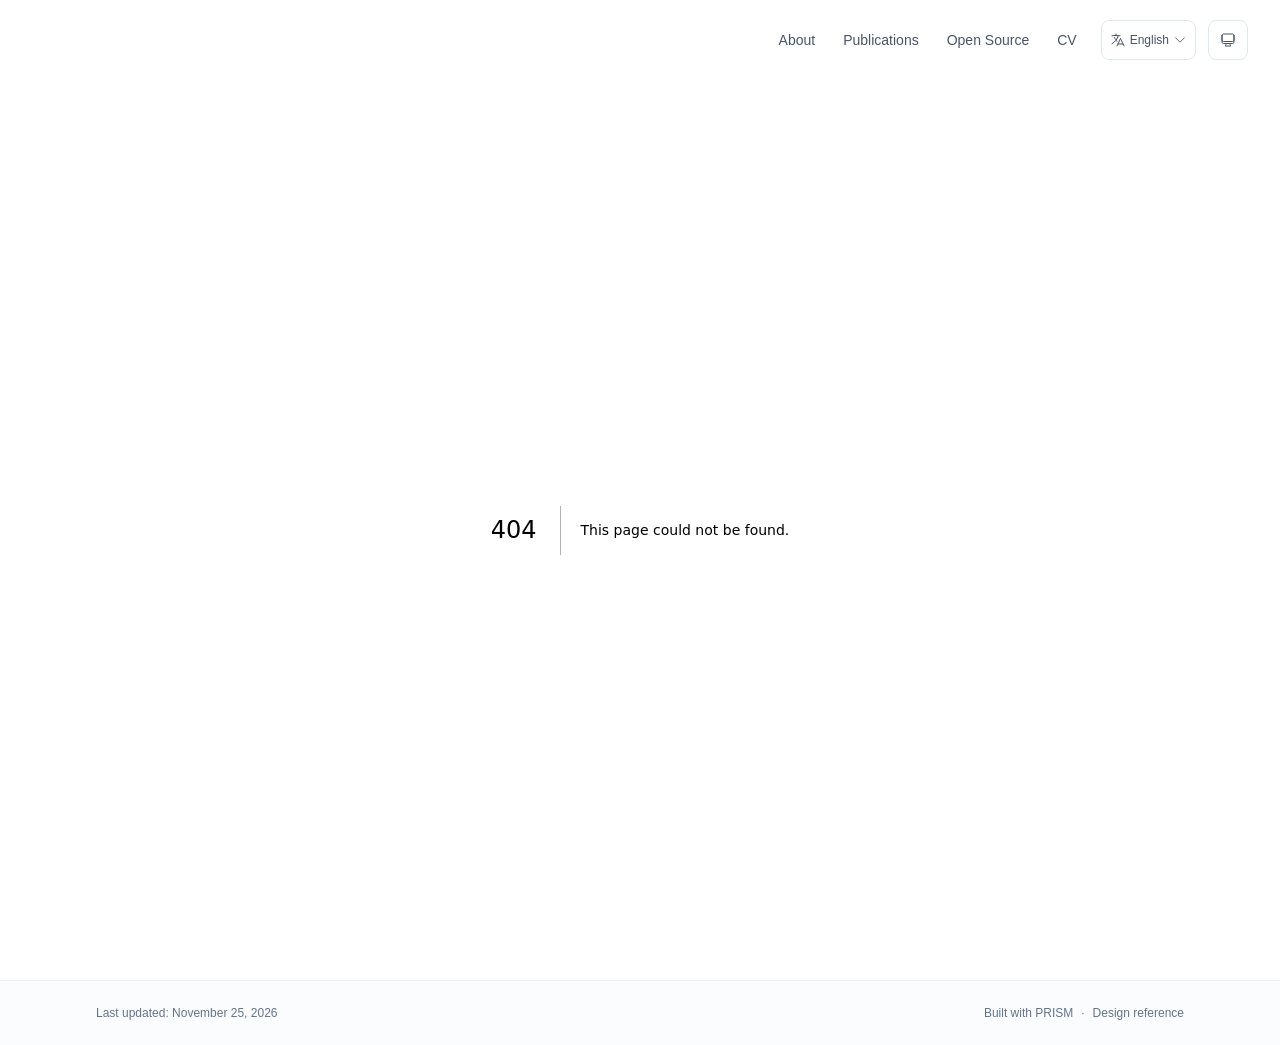
<file: 404/index.html>
<!DOCTYPE html><html lang="en" class="scroll-smooth"><head><meta charSet="utf-8"/><meta name="viewport" content="width=device-width, initial-scale=1"/><link rel="stylesheet" href="/_next/static/css/28baa3e5c0a43d48.css" data-precedence="next"/><link rel="preload" as="script" fetchPriority="low" href="/_next/static/chunks/webpack-679b75d1c4c2027c.js"/><script src="/_next/static/chunks/4bd1b696-70b6d399998de86a.js" async=""></script><script src="/_next/static/chunks/684-5aaa8290a129f299.js" async=""></script><script src="/_next/static/chunks/main-app-62d79c9c87c477aa.js" async=""></script><script src="/_next/static/chunks/461-a9a5d7b05a71d978.js" async=""></script><script src="/_next/static/chunks/874-6cc630662f3664af.js" async=""></script><script src="/_next/static/chunks/291-e39730cc9327e39b.js" async=""></script><script src="/_next/static/chunks/app/layout-eca4721b27ae357d.js" async=""></script><meta name="robots" content="noindex"/><title>404: This page could not be found.</title><link rel="icon" href="/assets/site/favicon.jpg" type="image/jpeg"/><script>
              try {
                const theme = localStorage.getItem('theme-storage');
                const parsed = theme ? JSON.parse(theme) : null;
                const setting = parsed?.state?.theme || 'system';
                const prefersDark = typeof window !== 'undefined' && window.matchMedia && window.matchMedia('(prefers-color-scheme: dark)').matches;
                const effective = setting === 'dark' ? 'dark' : (setting === 'light' ? 'light' : (prefersDark ? 'dark' : 'light'));
                var root = document.documentElement;
                root.classList.add(effective);
                root.setAttribute('data-theme', effective);
              } catch (e) {
                var root = document.documentElement;
                root.classList.add('light');
                root.setAttribute('data-theme', 'light');
              }
            </script><script>
    try {
      const cfg = {"enabled":true,"locales":["zh","en"],"defaultLocale":"en","mode":"auto","fixedLocale":"en","persist":true,"switcher":true,"labels":{"zh":"中文","en":"English"}};
      const storageKey = 'locale-storage';
      const normalize = (value) => typeof value === 'string' ? value.trim().replace('_', '-').toLowerCase() : '';
      const matchLocale = (candidate) => {
        const normalized = normalize(candidate);
        if (!normalized) return null;
        if (cfg.locales.includes(normalized)) return normalized;
        const language = normalized.split('-')[0];
        if (cfg.locales.includes(language)) return language;
        return null;
      };

      let resolved = null;

      if (!cfg.enabled) {
        resolved = cfg.defaultLocale;
      } else if (cfg.persist) {
        resolved = matchLocale(localStorage.getItem(storageKey));
      }

      if (!resolved) {
        if (cfg.mode === 'fixed') {
          resolved = cfg.fixedLocale;
        } else {
          resolved = matchLocale(navigator.language);
        }
      }

      if (!resolved) {
        resolved = cfg.defaultLocale;
      }

      const root = document.documentElement;
      root.lang = resolved;
      root.setAttribute('data-locale', resolved);

      if (cfg.persist) {
        localStorage.setItem(storageKey, resolved);
      }
    } catch (e) {
      const root = document.documentElement;
      root.lang = 'en';
      root.setAttribute('data-locale', 'en');
    }
  </script><title>Yao Jia</title><meta name="description" content="Yao Jia is a Ph.D. student at Zhejiang University researching brain–computer interfaces and multimodal machine learning."/><meta name="author" content="Yao Jia"/><meta name="keywords" content="Yao Jia,PhD,Research,Zhejiang University"/><meta name="creator" content="Yao Jia"/><meta name="publisher" content="Yao Jia"/><meta property="og:title" content="Yao Jia"/><meta property="og:description" content="Yao Jia is a Ph.D. student at Zhejiang University researching brain–computer interfaces and multimodal machine learning."/><meta property="og:site_name" content="Yao Jia&#x27;s Academic Website"/><meta property="og:locale" content="en_US"/><meta property="og:type" content="website"/><meta name="twitter:card" content="summary"/><meta name="twitter:title" content="Yao Jia"/><meta name="twitter:description" content="Yao Jia is a Ph.D. student at Zhejiang University researching brain–computer interfaces and multimodal machine learning."/><link rel="icon" href="/assets/site/favicon.jpg"/><script>document.querySelectorAll('body link[rel="icon"], body link[rel="apple-touch-icon"]').forEach(el => document.head.appendChild(el))</script><script src="/_next/static/chunks/polyfills-42372ed130431b0a.js" noModule=""></script></head><body class="font-sans antialiased"><div style="visibility:hidden"><nav class="fixed top-0 left-0 right-0 z-50" data-headlessui-state=""><div class="transition-all duration-300 ease-out bg-transparent" style="transform:translateY(-100px)"><div class="max-w-7xl mx-auto px-4 sm:px-6 lg:px-8"><div class="flex justify-end items-center h-16 lg:h-20"><div class="hidden lg:block"><div class="flex items-center space-x-3"><div class="relative flex items-baseline space-x-1"><a data-nav-href="/" class="relative px-3 py-2 text-sm font-medium rounded-lg transition-colors duration-150 text-neutral-600" href="/">About</a><a data-nav-href="/publications" class="relative px-3 py-2 text-sm font-medium rounded-lg transition-colors duration-150 text-neutral-600" href="/publications/">Publications</a><a data-nav-href="/projects" class="relative px-3 py-2 text-sm font-medium rounded-lg transition-colors duration-150 text-neutral-600" href="/projects/">Open Source</a><a data-nav-href="/cv" class="relative px-3 py-2 text-sm font-medium rounded-lg transition-colors duration-150 text-neutral-600" href="/cv/">CV</a></div><div class="flex items-center justify-center w-14 h-10 rounded-lg border border-neutral-200 dark:border-[rgba(148,163,184,0.24)] bg-background dark:bg-neutral-800"><div class="w-6 h-4 rounded bg-neutral-300 animate-pulse"></div></div><div class="flex items-center justify-center w-10 h-10 rounded-lg border border-neutral-200 dark:border-[rgba(148,163,184,0.24)] bg-background dark:bg-neutral-800"><div class="w-4 h-4 rounded-full bg-neutral-300 animate-pulse"></div></div></div></div><div class="lg:hidden flex items-center space-x-2"><div class="flex items-center justify-center w-14 h-10 rounded-lg border border-neutral-200 dark:border-[rgba(148,163,184,0.24)] bg-background dark:bg-neutral-800"><div class="w-6 h-4 rounded bg-neutral-300 animate-pulse"></div></div><div class="flex items-center justify-center w-10 h-10 rounded-lg border border-neutral-200 dark:border-[rgba(148,163,184,0.24)] bg-background dark:bg-neutral-800"><div class="w-4 h-4 rounded-full bg-neutral-300 animate-pulse"></div></div><button class="inline-flex items-center justify-center p-2 rounded-md text-neutral-600 hover:text-primary hover:bg-neutral-100 dark:hover:bg-neutral-800 focus:outline-none focus:ring-2 focus:ring-inset focus:ring-accent transition-colors duration-200" id="headlessui-disclosure-button-«R79db»" type="button" aria-expanded="false" data-headlessui-state=""><span class="sr-only">Open main menu</span><div><svg xmlns="http://www.w3.org/2000/svg" fill="none" viewBox="0 0 24 24" stroke-width="1.5" stroke="currentColor" aria-hidden="true" data-slot="icon" class="block h-6 w-6"><path stroke-linecap="round" stroke-linejoin="round" d="M3.75 6.75h16.5M3.75 12h16.5m-16.5 5.25h16.5"></path></svg></div></button></div></div></div></div></nav><main class="min-h-screen pt-16 lg:pt-20"><div style="font-family:system-ui,&quot;Segoe UI&quot;,Roboto,Helvetica,Arial,sans-serif,&quot;Apple Color Emoji&quot;,&quot;Segoe UI Emoji&quot;;height:100vh;text-align:center;display:flex;flex-direction:column;align-items:center;justify-content:center"><div><style>body{color:#000;background:#fff;margin:0}.next-error-h1{border-right:1px solid rgba(0,0,0,.3)}@media (prefers-color-scheme:dark){body{color:#fff;background:#000}.next-error-h1{border-right:1px solid rgba(255,255,255,.3)}}</style><h1 class="next-error-h1" style="display:inline-block;margin:0 20px 0 0;padding:0 23px 0 0;font-size:24px;font-weight:500;vertical-align:top;line-height:49px">404</h1><div style="display:inline-block"><h2 style="font-size:14px;font-weight:400;line-height:49px;margin:0">This page could not be found.</h2></div></div></div><!--$--><!--/$--><!--$--><!--/$--></main><footer class="border-t border-neutral-200/50 bg-neutral-50/50 dark:bg-neutral-900/50 dark:border-neutral-700/50"><div class="max-w-6xl mx-auto px-4 sm:px-6 lg:px-8 py-6"><div class="flex flex-col sm:flex-row justify-between items-center gap-2"><p class="text-xs text-neutral-500">Last updated<!-- -->: <!-- -->November 25, 2026</p><p class="text-xs text-neutral-500 flex flex-wrap justify-center items-center gap-x-2 gap-y-1"><a href="https://github.com/xyjoey/PRISM" target="_blank" rel="noopener noreferrer" class="hover:text-accent">Built with PRISM</a><span aria-hidden="true">·</span><a href="https://github.com/xiongqi123123/xiongqi123123.github.io" target="_blank" rel="noopener noreferrer" class="hover:text-accent">Design reference</a></p></div></div></footer></div><script src="/_next/static/chunks/webpack-679b75d1c4c2027c.js" async=""></script><script>(self.__next_f=self.__next_f||[]).push([0])</script><script>self.__next_f.push([1,"1:\"$Sreact.fragment\"\n3:I[3719,[\"461\",\"static/chunks/461-a9a5d7b05a71d978.js\",\"874\",\"static/chunks/874-6cc630662f3664af.js\",\"291\",\"static/chunks/291-e39730cc9327e39b.js\",\"177\",\"static/chunks/app/layout-eca4721b27ae357d.js\"],\"ThemeProvider\"]\n4:I[310,[\"461\",\"static/chunks/461-a9a5d7b05a71d978.js\",\"874\",\"static/chunks/874-6cc630662f3664af.js\",\"291\",\"static/chunks/291-e39730cc9327e39b.js\",\"177\",\"static/chunks/app/layout-eca4721b27ae357d.js\"],\"LocaleProvider\"]\n5:I[4574,[\"461\",\"static/chunks/461-a9a5d7b05a71d978.js\",\"874\",\"static/chunks/874-6cc630662f3664af.js\",\"291\",\"static/chunks/291-e39730cc9327e39b.js\",\"177\",\"static/chunks/app/layout-eca4721b27ae357d.js\"],\"default\"]\n6:I[7555,[],\"\"]\n7:I[1295,[],\"\"]\n8:I[2548,[\"461\",\"static/chunks/461-a9a5d7b05a71d978.js\",\"874\",\"static/chunks/874-6cc630662f3664af.js\",\"291\",\"static/chunks/291-e39730cc9327e39b.js\",\"177\",\"static/chunks/app/layout-eca4721b27ae357d.js\"],\"default\"]\n9:I[9665,[],\"MetadataBoundary\"]\nb:I[9665,[],\"OutletBoundary\"]\ne:I[4911,[],\"AsyncMetadataOutlet\"]\n10:I[9665,[],\"ViewportBoundary\"]\n12:I[6614,[],\"\"]\n:HL[\"/_next/static/css/28baa3e5c0a43d48.css\",\"style\"]\n2:T5d7,\n    try {\n      const cfg = {\"enabled\":true,\"locales\":[\"zh\",\"en\"],\"defaultLocale\":\"en\",\"mode\":\"auto\",\"fixedLocale\":\"en\",\"persist\":true,\"switcher\":true,\"labels\":{\"zh\":\"中文\",\"en\":\"English\"}};\n      const storageKey = 'locale-storage';\n      const normalize = (value) =\u003e typeof value === 'string' ? value.trim().replace('_', '-').toLowerCase() : '';\n      const matchLocale = (candidate) =\u003e {\n        const normalized = normalize(candidate);\n        if (!normalized) return null;\n        if (cfg.locales.includes(normalized)) return normalized;\n        const language = normalized.split('-')[0];\n        if (cfg.locales.includes(language)) return language;\n        return null;\n      };\n\n      let resolved = null;\n\n      if (!cfg.enabled) {\n        resolved = cfg.defaultLocale;\n      } else if (cfg.persist) {\n        resolved = matchLocale(localStorage.getItem(storageKey));\n      }\n\n      if (!resolved) {\n        if ("])</script><script>self.__next_f.push([1,"cfg.mode === 'fixed') {\n          resolved = cfg.fixedLocale;\n        } else {\n          resolved = matchLocale(navigator.language);\n        }\n      }\n\n      if (!resolved) {\n        resolved = cfg.defaultLocale;\n      }\n\n      const root = document.documentElement;\n      root.lang = resolved;\n      root.setAttribute('data-locale', resolved);\n\n      if (cfg.persist) {\n        localStorage.setItem(storageKey, resolved);\n      }\n    } catch (e) {\n      const root = document.documentElement;\n      root.lang = 'en';\n      root.setAttribute('data-locale', 'en');\n    }\n  "])</script><script>self.__next_f.push([1,"0:{\"P\":null,\"b\":\"dbbFKK7zmd55mKoC0WyVg\",\"p\":\"\",\"c\":[\"\",\"_not-found\",\"\"],\"i\":false,\"f\":[[[\"\",{\"children\":[\"/_not-found\",{\"children\":[\"__PAGE__\",{}]}]},\"$undefined\",\"$undefined\",true],[\"\",[\"$\",\"$1\",\"c\",{\"children\":[[[\"$\",\"link\",\"0\",{\"rel\":\"stylesheet\",\"href\":\"/_next/static/css/28baa3e5c0a43d48.css\",\"precedence\":\"next\",\"crossOrigin\":\"$undefined\",\"nonce\":\"$undefined\"}]],[\"$\",\"html\",null,{\"lang\":\"en\",\"className\":\"scroll-smooth\",\"suppressHydrationWarning\":true,\"children\":[[\"$\",\"head\",null,{\"children\":[[\"$\",\"link\",null,{\"rel\":\"icon\",\"href\":\"/assets/site/favicon.jpg\",\"type\":\"image/jpeg\"}],[\"$\",\"script\",null,{\"dangerouslySetInnerHTML\":{\"__html\":\"\\n              try {\\n                const theme = localStorage.getItem('theme-storage');\\n                const parsed = theme ? JSON.parse(theme) : null;\\n                const setting = parsed?.state?.theme || 'system';\\n                const prefersDark = typeof window !== 'undefined' \u0026\u0026 window.matchMedia \u0026\u0026 window.matchMedia('(prefers-color-scheme: dark)').matches;\\n                const effective = setting === 'dark' ? 'dark' : (setting === 'light' ? 'light' : (prefersDark ? 'dark' : 'light'));\\n                var root = document.documentElement;\\n                root.classList.add(effective);\\n                root.setAttribute('data-theme', effective);\\n              } catch (e) {\\n                var root = document.documentElement;\\n                root.classList.add('light');\\n                root.setAttribute('data-theme', 'light');\\n              }\\n            \"}}],[\"$\",\"script\",null,{\"dangerouslySetInnerHTML\":{\"__html\":\"$2\"}}]]}],[\"$\",\"body\",null,{\"className\":\"font-sans antialiased\",\"children\":[\"$\",\"$L3\",null,{\"children\":[\"$\",\"$L4\",null,{\"config\":{\"enabled\":true,\"locales\":[\"zh\",\"en\"],\"defaultLocale\":\"en\",\"mode\":\"auto\",\"fixedLocale\":\"en\",\"persist\":true,\"switcher\":true,\"labels\":{\"zh\":\"中文\",\"en\":\"English\"}},\"children\":[[\"$\",\"$L5\",null,{\"items\":[{\"title\":\"About\",\"type\":\"page\",\"target\":\"about\",\"href\":\"/\"},{\"title\":\"Publications\",\"type\":\"page\",\"target\":\"publications\",\"href\":\"/publications\"},{\"title\":\"Open Source\",\"type\":\"page\",\"target\":\"projects\",\"href\":\"/projects\"},{\"title\":\"CV\",\"type\":\"page\",\"target\":\"cv\",\"href\":\"/cv\"}],\"enableOnePageMode\":false,\"i18n\":\"$0:f:0:1:1:props:children:1:props:children:1:props:children:props:children:props:config\",\"itemsByLocale\":{\"zh\":[{\"title\":\"关于我\",\"type\":\"page\",\"target\":\"about\",\"href\":\"/\"},{\"title\":\"论文\",\"type\":\"page\",\"target\":\"publications\",\"href\":\"/publications\"},{\"title\":\"开源项目\",\"type\":\"page\",\"target\":\"projects\",\"href\":\"/projects\"},{\"title\":\"简历\",\"type\":\"page\",\"target\":\"cv\",\"href\":\"/cv\"}],\"en\":\"$0:f:0:1:1:props:children:1:props:children:1:props:children:props:children:props:children:0:props:items\"}}],[\"$\",\"main\",null,{\"className\":\"min-h-screen pt-16 lg:pt-20\",\"children\":[\"$\",\"$L6\",null,{\"parallelRouterKey\":\"children\",\"error\":\"$undefined\",\"errorStyles\":\"$undefined\",\"errorScripts\":\"$undefined\",\"template\":[\"$\",\"$L7\",null,{}],\"templateStyles\":\"$undefined\",\"templateScripts\":\"$undefined\",\"notFound\":[[[\"$\",\"title\",null,{\"children\":\"404: This page could not be found.\"}],[\"$\",\"div\",null,{\"style\":{\"fontFamily\":\"system-ui,\\\"Segoe UI\\\",Roboto,Helvetica,Arial,sans-serif,\\\"Apple Color Emoji\\\",\\\"Segoe UI Emoji\\\"\",\"height\":\"100vh\",\"textAlign\":\"center\",\"display\":\"flex\",\"flexDirection\":\"column\",\"alignItems\":\"center\",\"justifyContent\":\"center\"},\"children\":[\"$\",\"div\",null,{\"children\":[[\"$\",\"style\",null,{\"dangerouslySetInnerHTML\":{\"__html\":\"body{color:#000;background:#fff;margin:0}.next-error-h1{border-right:1px solid rgba(0,0,0,.3)}@media (prefers-color-scheme:dark){body{color:#fff;background:#000}.next-error-h1{border-right:1px solid rgba(255,255,255,.3)}}\"}}],[\"$\",\"h1\",null,{\"className\":\"next-error-h1\",\"style\":{\"display\":\"inline-block\",\"margin\":\"0 20px 0 0\",\"padding\":\"0 23px 0 0\",\"fontSize\":24,\"fontWeight\":500,\"verticalAlign\":\"top\",\"lineHeight\":\"49px\"},\"children\":404}],[\"$\",\"div\",null,{\"style\":{\"display\":\"inline-block\"},\"children\":[\"$\",\"h2\",null,{\"style\":{\"fontSize\":14,\"fontWeight\":400,\"lineHeight\":\"49px\",\"margin\":0},\"children\":\"This page could not be found.\"}]}]]}]}]],[]],\"forbidden\":\"$undefined\",\"unauthorized\":\"$undefined\"}]}],[\"$\",\"$L8\",null,{\"lastUpdated\":\"November 25, 2026\",\"lastUpdatedByLocale\":{\"zh\":\"2026年11月25日\",\"en\":\"November 25, 2026\"},\"defaultLocale\":\"en\"}]]}]}]}]]}]]}],{\"children\":[\"/_not-found\",[\"$\",\"$1\",\"c\",{\"children\":[null,[\"$\",\"$L6\",null,{\"parallelRouterKey\":\"children\",\"error\":\"$undefined\",\"errorStyles\":\"$undefined\",\"errorScripts\":\"$undefined\",\"template\":[\"$\",\"$L7\",null,{}],\"templateStyles\":\"$undefined\",\"templateScripts\":\"$undefined\",\"notFound\":\"$undefined\",\"forbidden\":\"$undefined\",\"unauthorized\":\"$undefined\"}]]}],{\"children\":[\"__PAGE__\",[\"$\",\"$1\",\"c\",{\"children\":[[[\"$\",\"title\",null,{\"children\":\"404: This page could not be found.\"}],[\"$\",\"div\",null,{\"style\":\"$0:f:0:1:1:props:children:1:props:children:1:props:children:props:children:props:children:1:props:children:props:notFound:0:1:props:style\",\"children\":[\"$\",\"div\",null,{\"children\":[[\"$\",\"style\",null,{\"dangerouslySetInnerHTML\":{\"__html\":\"body{color:#000;background:#fff;margin:0}.next-error-h1{border-right:1px solid rgba(0,0,0,.3)}@media (prefers-color-scheme:dark){body{color:#fff;background:#000}.next-error-h1{border-right:1px solid rgba(255,255,255,.3)}}\"}}],[\"$\",\"h1\",null,{\"className\":\"next-error-h1\",\"style\":\"$0:f:0:1:1:props:children:1:props:children:1:props:children:props:children:props:children:1:props:children:props:notFound:0:1:props:children:props:children:1:props:style\",\"children\":404}],[\"$\",\"div\",null,{\"style\":\"$0:f:0:1:1:props:children:1:props:children:1:props:children:props:children:props:children:1:props:children:props:notFound:0:1:props:children:props:children:2:props:style\",\"children\":[\"$\",\"h2\",null,{\"style\":\"$0:f:0:1:1:props:children:1:props:children:1:props:children:props:children:props:children:1:props:children:props:notFound:0:1:props:children:props:children:2:props:children:props:style\",\"children\":\"This page could not be found.\"}]}]]}]}]],[\"$\",\"$L9\",null,{\"children\":\"$La\"}],null,[\"$\",\"$Lb\",null,{\"children\":[\"$Lc\",\"$Ld\",[\"$\",\"$Le\",null,{\"promise\":\"$@f\"}]]}]]}],{},null,false]},null,false]},null,false],[\"$\",\"$1\",\"h\",{\"children\":[[\"$\",\"meta\",null,{\"name\":\"robots\",\"content\":\"noindex\"}],[\"$\",\"$1\",\"OCU7iRFNrutM9EMAAfoi6\",{\"children\":[[\"$\",\"$L10\",null,{\"children\":\"$L11\"}],null]}],null]}],false]],\"m\":\"$undefined\",\"G\":[\"$12\",\"$undefined\"],\"s\":false,\"S\":true}\n"])</script><script>self.__next_f.push([1,"13:\"$Sreact.suspense\"\n14:I[4911,[],\"AsyncMetadata\"]\na:[\"$\",\"$13\",null,{\"fallback\":null,\"children\":[\"$\",\"$L14\",null,{\"promise\":\"$@15\"}]}]\n"])</script><script>self.__next_f.push([1,"d:null\n"])</script><script>self.__next_f.push([1,"11:[[\"$\",\"meta\",\"0\",{\"charSet\":\"utf-8\"}],[\"$\",\"meta\",\"1\",{\"name\":\"viewport\",\"content\":\"width=device-width, initial-scale=1\"}]]\nc:null\n"])</script><script>self.__next_f.push([1,"15:{\"metadata\":[[\"$\",\"title\",\"0\",{\"children\":\"Yao Jia\"}],[\"$\",\"meta\",\"1\",{\"name\":\"description\",\"content\":\"Yao Jia is a Ph.D. student at Zhejiang University researching brain–computer interfaces and multimodal machine learning.\"}],[\"$\",\"meta\",\"2\",{\"name\":\"author\",\"content\":\"Yao Jia\"}],[\"$\",\"meta\",\"3\",{\"name\":\"keywords\",\"content\":\"Yao Jia,PhD,Research,Zhejiang University\"}],[\"$\",\"meta\",\"4\",{\"name\":\"creator\",\"content\":\"Yao Jia\"}],[\"$\",\"meta\",\"5\",{\"name\":\"publisher\",\"content\":\"Yao Jia\"}],[\"$\",\"meta\",\"6\",{\"property\":\"og:title\",\"content\":\"Yao Jia\"}],[\"$\",\"meta\",\"7\",{\"property\":\"og:description\",\"content\":\"Yao Jia is a Ph.D. student at Zhejiang University researching brain–computer interfaces and multimodal machine learning.\"}],[\"$\",\"meta\",\"8\",{\"property\":\"og:site_name\",\"content\":\"Yao Jia's Academic Website\"}],[\"$\",\"meta\",\"9\",{\"property\":\"og:locale\",\"content\":\"en_US\"}],[\"$\",\"meta\",\"10\",{\"property\":\"og:type\",\"content\":\"website\"}],[\"$\",\"meta\",\"11\",{\"name\":\"twitter:card\",\"content\":\"summary\"}],[\"$\",\"meta\",\"12\",{\"name\":\"twitter:title\",\"content\":\"Yao Jia\"}],[\"$\",\"meta\",\"13\",{\"name\":\"twitter:description\",\"content\":\"Yao Jia is a Ph.D. student at Zhejiang University researching brain–computer interfaces and multimodal machine learning.\"}],[\"$\",\"link\",\"14\",{\"rel\":\"icon\",\"href\":\"/assets/site/favicon.jpg\"}]],\"error\":null,\"digest\":\"$undefined\"}\nf:{\"metadata\":\"$15:metadata\",\"error\":null,\"digest\":\"$undefined\"}\n"])</script></body></html>
</file>
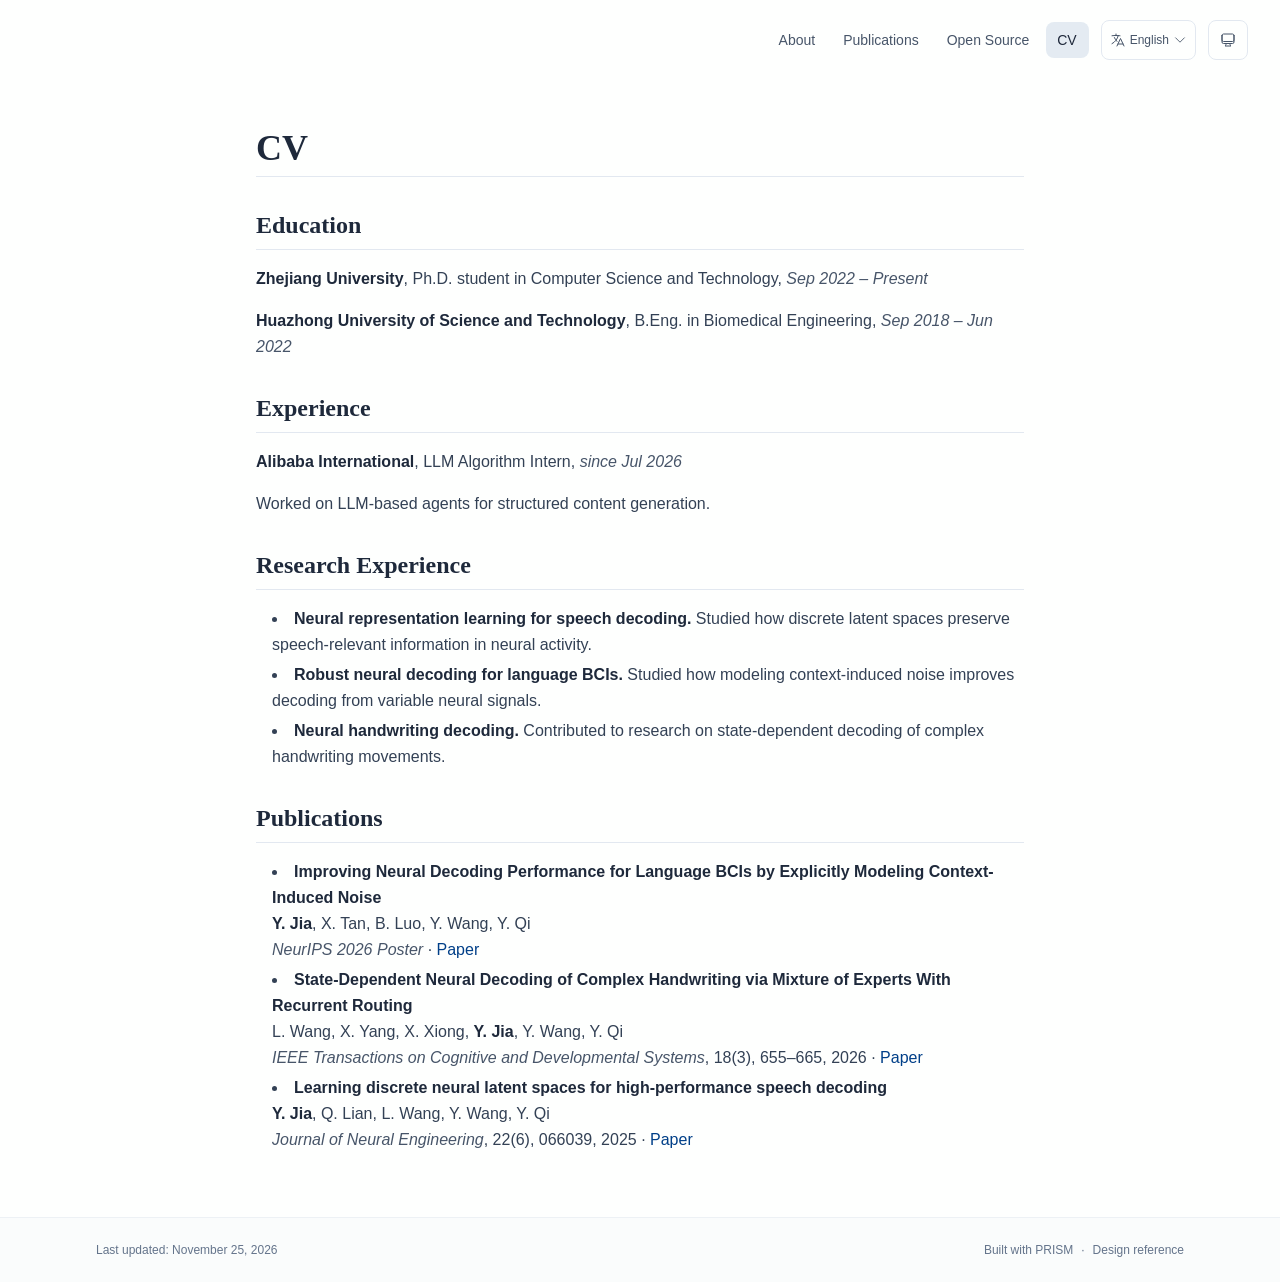
<file: cv/index.html>
<!DOCTYPE html><html lang="en" class="scroll-smooth"><head><meta charSet="utf-8"/><meta name="viewport" content="width=device-width, initial-scale=1"/><link rel="stylesheet" href="/_next/static/css/28baa3e5c0a43d48.css" data-precedence="next"/><link rel="preload" as="script" fetchPriority="low" href="/_next/static/chunks/webpack-679b75d1c4c2027c.js"/><script src="/_next/static/chunks/4bd1b696-70b6d399998de86a.js" async=""></script><script src="/_next/static/chunks/684-5aaa8290a129f299.js" async=""></script><script src="/_next/static/chunks/main-app-62d79c9c87c477aa.js" async=""></script><script src="/_next/static/chunks/461-a9a5d7b05a71d978.js" async=""></script><script src="/_next/static/chunks/874-6cc630662f3664af.js" async=""></script><script src="/_next/static/chunks/291-e39730cc9327e39b.js" async=""></script><script src="/_next/static/chunks/app/layout-eca4721b27ae357d.js" async=""></script><script src="/_next/static/chunks/270-5511775398f2572f.js" async=""></script><script src="/_next/static/chunks/801-7ef0d7e2b74d6258.js" async=""></script><script src="/_next/static/chunks/app/%5Bslug%5D/page-9581deab3528720c.js" async=""></script><link rel="icon" href="/assets/site/favicon.jpg" type="image/jpeg"/><script>
              try {
                const theme = localStorage.getItem('theme-storage');
                const parsed = theme ? JSON.parse(theme) : null;
                const setting = parsed?.state?.theme || 'system';
                const prefersDark = typeof window !== 'undefined' && window.matchMedia && window.matchMedia('(prefers-color-scheme: dark)').matches;
                const effective = setting === 'dark' ? 'dark' : (setting === 'light' ? 'light' : (prefersDark ? 'dark' : 'light'));
                var root = document.documentElement;
                root.classList.add(effective);
                root.setAttribute('data-theme', effective);
              } catch (e) {
                var root = document.documentElement;
                root.classList.add('light');
                root.setAttribute('data-theme', 'light');
              }
            </script><script>
    try {
      const cfg = {"enabled":true,"locales":["zh","en"],"defaultLocale":"en","mode":"auto","fixedLocale":"en","persist":true,"switcher":true,"labels":{"zh":"中文","en":"English"}};
      const storageKey = 'locale-storage';
      const normalize = (value) => typeof value === 'string' ? value.trim().replace('_', '-').toLowerCase() : '';
      const matchLocale = (candidate) => {
        const normalized = normalize(candidate);
        if (!normalized) return null;
        if (cfg.locales.includes(normalized)) return normalized;
        const language = normalized.split('-')[0];
        if (cfg.locales.includes(language)) return language;
        return null;
      };

      let resolved = null;

      if (!cfg.enabled) {
        resolved = cfg.defaultLocale;
      } else if (cfg.persist) {
        resolved = matchLocale(localStorage.getItem(storageKey));
      }

      if (!resolved) {
        if (cfg.mode === 'fixed') {
          resolved = cfg.fixedLocale;
        } else {
          resolved = matchLocale(navigator.language);
        }
      }

      if (!resolved) {
        resolved = cfg.defaultLocale;
      }

      const root = document.documentElement;
      root.lang = resolved;
      root.setAttribute('data-locale', resolved);

      if (cfg.persist) {
        localStorage.setItem(storageKey, resolved);
      }
    } catch (e) {
      const root = document.documentElement;
      root.lang = 'en';
      root.setAttribute('data-locale', 'en');
    }
  </script><title>CV | Yao Jia</title><meta name="author" content="Yao Jia"/><meta name="keywords" content="Yao Jia,PhD,Research,Zhejiang University"/><meta name="creator" content="Yao Jia"/><meta name="publisher" content="Yao Jia"/><meta property="og:title" content="Yao Jia"/><meta property="og:description" content="Yao Jia is a Ph.D. student at Zhejiang University researching brain–computer interfaces and multimodal machine learning."/><meta property="og:site_name" content="Yao Jia&#x27;s Academic Website"/><meta property="og:locale" content="en_US"/><meta property="og:type" content="website"/><meta name="twitter:card" content="summary"/><meta name="twitter:title" content="Yao Jia"/><meta name="twitter:description" content="Yao Jia is a Ph.D. student at Zhejiang University researching brain–computer interfaces and multimodal machine learning."/><link rel="icon" href="/assets/site/favicon.jpg"/><script>document.querySelectorAll('body link[rel="icon"], body link[rel="apple-touch-icon"]').forEach(el => document.head.appendChild(el))</script><script src="/_next/static/chunks/polyfills-42372ed130431b0a.js" noModule=""></script></head><body class="font-sans antialiased"><div style="visibility:hidden"><nav class="fixed top-0 left-0 right-0 z-50" data-headlessui-state=""><div class="transition-all duration-300 ease-out bg-transparent" style="transform:translateY(-100px)"><div class="max-w-7xl mx-auto px-4 sm:px-6 lg:px-8"><div class="flex justify-end items-center h-16 lg:h-20"><div class="hidden lg:block"><div class="flex items-center space-x-3"><div class="relative flex items-baseline space-x-1"><a data-nav-href="/" class="relative px-3 py-2 text-sm font-medium rounded-lg transition-colors duration-150 text-neutral-600" href="/">About</a><a data-nav-href="/publications" class="relative px-3 py-2 text-sm font-medium rounded-lg transition-colors duration-150 text-neutral-600" href="/publications/">Publications</a><a data-nav-href="/projects" class="relative px-3 py-2 text-sm font-medium rounded-lg transition-colors duration-150 text-neutral-600" href="/projects/">Open Source</a><a data-nav-href="/cv" class="relative px-3 py-2 text-sm font-medium rounded-lg transition-colors duration-150 text-primary" href="/cv/">CV</a></div><div class="flex items-center justify-center w-14 h-10 rounded-lg border border-neutral-200 dark:border-[rgba(148,163,184,0.24)] bg-background dark:bg-neutral-800"><div class="w-6 h-4 rounded bg-neutral-300 animate-pulse"></div></div><div class="flex items-center justify-center w-10 h-10 rounded-lg border border-neutral-200 dark:border-[rgba(148,163,184,0.24)] bg-background dark:bg-neutral-800"><div class="w-4 h-4 rounded-full bg-neutral-300 animate-pulse"></div></div></div></div><div class="lg:hidden flex items-center space-x-2"><div class="flex items-center justify-center w-14 h-10 rounded-lg border border-neutral-200 dark:border-[rgba(148,163,184,0.24)] bg-background dark:bg-neutral-800"><div class="w-6 h-4 rounded bg-neutral-300 animate-pulse"></div></div><div class="flex items-center justify-center w-10 h-10 rounded-lg border border-neutral-200 dark:border-[rgba(148,163,184,0.24)] bg-background dark:bg-neutral-800"><div class="w-4 h-4 rounded-full bg-neutral-300 animate-pulse"></div></div><button class="inline-flex items-center justify-center p-2 rounded-md text-neutral-600 hover:text-primary hover:bg-neutral-100 dark:hover:bg-neutral-800 focus:outline-none focus:ring-2 focus:ring-inset focus:ring-accent transition-colors duration-200" id="headlessui-disclosure-button-«R79db»" type="button" aria-expanded="false" data-headlessui-state=""><span class="sr-only">Open main menu</span><div><svg xmlns="http://www.w3.org/2000/svg" fill="none" viewBox="0 0 24 24" stroke-width="1.5" stroke="currentColor" aria-hidden="true" data-slot="icon" class="block h-6 w-6"><path stroke-linecap="round" stroke-linejoin="round" d="M3.75 6.75h16.5M3.75 12h16.5m-16.5 5.25h16.5"></path></svg></div></button></div></div></div></div></nav><main class="min-h-screen pt-16 lg:pt-20"><div class="max-w-4xl mx-auto px-4 sm:px-6 lg:px-8 py-12"><div class="max-w-3xl mx-auto" style="opacity:0;transform:translateY(20px)"><h1 class="section-heading text-4xl font-serif font-bold text-primary mb-4">CV</h1><div class="text-neutral-700 dark:text-neutral-600 leading-relaxed"><h2 class="section-heading text-2xl font-serif font-bold text-primary mt-8 mb-4">Education</h2>
<p class="mb-4 last:mb-0"><strong class="font-semibold text-primary">Zhejiang University</strong>, Ph.D. student in Computer Science and Technology, <em class="italic text-neutral-600 dark:text-neutral-500">Sep 2022 – Present</em></p>
<p class="mb-4 last:mb-0"><strong class="font-semibold text-primary">Huazhong University of Science and Technology</strong>, B.Eng. in Biomedical Engineering, <em class="italic text-neutral-600 dark:text-neutral-500">Sep 2018 – Jun 2022</em></p>
<h2 class="section-heading text-2xl font-serif font-bold text-primary mt-8 mb-4">Experience</h2>
<p class="mb-4 last:mb-0"><strong class="font-semibold text-primary">Alibaba International</strong>, LLM Algorithm Intern, <em class="italic text-neutral-600 dark:text-neutral-500">since Jul 2026</em></p>
<p class="mb-4 last:mb-0">Worked on LLM-based agents for structured content generation.</p>
<h2 class="section-heading text-2xl font-serif font-bold text-primary mt-8 mb-4">Research Experience</h2>
<ul class="list-disc list-inside mb-4 space-y-1 ml-4">
<li class="mb-1"><strong class="font-semibold text-primary">Neural representation learning for speech decoding.</strong> Studied how discrete latent spaces preserve speech-relevant information in neural activity.</li>
<li class="mb-1"><strong class="font-semibold text-primary">Robust neural decoding for language BCIs.</strong> Studied how modeling context-induced noise improves decoding from variable neural signals.</li>
<li class="mb-1"><strong class="font-semibold text-primary">Neural handwriting decoding.</strong> Contributed to research on state-dependent decoding of complex handwriting movements.</li>
</ul>
<h2 class="section-heading text-2xl font-serif font-bold text-primary mt-8 mb-4">Publications</h2>
<ul class="list-disc list-inside mb-4 space-y-1 ml-4">
<li class="mb-1"><strong class="font-semibold text-primary">Improving Neural Decoding Performance for Language BCIs by Explicitly Modeling Context-Induced Noise</strong><br/>
<strong class="font-semibold text-primary">Y. Jia</strong>, X. Tan, B. Luo, Y. Wang, Y. Qi<br/>
<em class="italic text-neutral-600 dark:text-neutral-500">NeurIPS 2026 Poster</em> · <a href="https://neurips.cc/virtual/2026/loc/sydney/poster/148927" node="[object Object]" target="_blank" rel="noopener noreferrer" class="text-accent font-medium transition-all duration-200 rounded hover:bg-accent/10 hover:shadow-sm">Paper</a></li>
<li class="mb-1"><strong class="font-semibold text-primary">State-Dependent Neural Decoding of Complex Handwriting via Mixture of Experts With Recurrent Routing</strong><br/>
<!-- -->L. Wang, X. Yang, X. Xiong, <strong class="font-semibold text-primary">Y. Jia</strong>, Y. Wang, Y. Qi<br/>
<em class="italic text-neutral-600 dark:text-neutral-500">IEEE Transactions on Cognitive and Developmental Systems</em>, 18(3), 655–665, 2026 · <a href="https://ieeexplore.ieee.org/document/11297164/" node="[object Object]" target="_blank" rel="noopener noreferrer" class="text-accent font-medium transition-all duration-200 rounded hover:bg-accent/10 hover:shadow-sm">Paper</a></li>
<li class="mb-1"><strong class="font-semibold text-primary">Learning discrete neural latent spaces for high-performance speech decoding</strong><br/>
<strong class="font-semibold text-primary">Y. Jia</strong>, Q. Lian, L. Wang, Y. Wang, Y. Qi<br/>
<em class="italic text-neutral-600 dark:text-neutral-500">Journal of Neural Engineering</em>, 22(6), 066039, 2025 · <a href="https://doi.org/10.1088/1741-2552/ae2ccd" node="[object Object]" target="_blank" rel="noopener noreferrer" class="text-accent font-medium transition-all duration-200 rounded hover:bg-accent/10 hover:shadow-sm">Paper</a></li>
</ul></div></div></div><!--$--><!--/$--><!--$--><!--/$--></main><footer class="border-t border-neutral-200/50 bg-neutral-50/50 dark:bg-neutral-900/50 dark:border-neutral-700/50"><div class="max-w-6xl mx-auto px-4 sm:px-6 lg:px-8 py-6"><div class="flex flex-col sm:flex-row justify-between items-center gap-2"><p class="text-xs text-neutral-500">Last updated<!-- -->: <!-- -->November 25, 2026</p><p class="text-xs text-neutral-500 flex flex-wrap justify-center items-center gap-x-2 gap-y-1"><a href="https://github.com/xyjoey/PRISM" target="_blank" rel="noopener noreferrer" class="hover:text-accent">Built with PRISM</a><span aria-hidden="true">·</span><a href="https://github.com/xiongqi123123/xiongqi123123.github.io" target="_blank" rel="noopener noreferrer" class="hover:text-accent">Design reference</a></p></div></div></footer></div><script src="/_next/static/chunks/webpack-679b75d1c4c2027c.js" async=""></script><script>(self.__next_f=self.__next_f||[]).push([0])</script><script>self.__next_f.push([1,"1:\"$Sreact.fragment\"\n3:I[3719,[\"461\",\"static/chunks/461-a9a5d7b05a71d978.js\",\"874\",\"static/chunks/874-6cc630662f3664af.js\",\"291\",\"static/chunks/291-e39730cc9327e39b.js\",\"177\",\"static/chunks/app/layout-eca4721b27ae357d.js\"],\"ThemeProvider\"]\n4:I[310,[\"461\",\"static/chunks/461-a9a5d7b05a71d978.js\",\"874\",\"static/chunks/874-6cc630662f3664af.js\",\"291\",\"static/chunks/291-e39730cc9327e39b.js\",\"177\",\"static/chunks/app/layout-eca4721b27ae357d.js\"],\"LocaleProvider\"]\n5:I[4574,[\"461\",\"static/chunks/461-a9a5d7b05a71d978.js\",\"874\",\"static/chunks/874-6cc630662f3664af.js\",\"291\",\"static/chunks/291-e39730cc9327e39b.js\",\"177\",\"static/chunks/app/layout-eca4721b27ae357d.js\"],\"default\"]\n6:I[7555,[],\"\"]\n7:I[1295,[],\"\"]\n8:I[2548,[\"461\",\"static/chunks/461-a9a5d7b05a71d978.js\",\"874\",\"static/chunks/874-6cc630662f3664af.js\",\"291\",\"static/chunks/291-e39730cc9327e39b.js\",\"177\",\"static/chunks/app/layout-eca4721b27ae357d.js\"],\"default\"]\na:I[9665,[],\"MetadataBoundary\"]\nc:I[9665,[],\"OutletBoundary\"]\nf:I[4911,[],\"AsyncMetadataOutlet\"]\n11:I[9665,[],\"ViewportBoundary\"]\n13:I[6614,[],\"\"]\n:HL[\"/_next/static/css/28baa3e5c0a43d48.css\",\"style\"]\n2:T5d7,\n    try {\n      const cfg = {\"enabled\":true,\"locales\":[\"zh\",\"en\"],\"defaultLocale\":\"en\",\"mode\":\"auto\",\"fixedLocale\":\"en\",\"persist\":true,\"switcher\":true,\"labels\":{\"zh\":\"中文\",\"en\":\"English\"}};\n      const storageKey = 'locale-storage';\n      const normalize = (value) =\u003e typeof value === 'string' ? value.trim().replace('_', '-').toLowerCase() : '';\n      const matchLocale = (candidate) =\u003e {\n        const normalized = normalize(candidate);\n        if (!normalized) return null;\n        if (cfg.locales.includes(normalized)) return normalized;\n        const language = normalized.split('-')[0];\n        if (cfg.locales.includes(language)) return language;\n        return null;\n      };\n\n      let resolved = null;\n\n      if (!cfg.enabled) {\n        resolved = cfg.defaultLocale;\n      } else if (cfg.persist) {\n        resolved = matchLocale(localStorage.getItem(storageKey));\n      }\n\n      if (!resolved) {\n        if ("])</script><script>self.__next_f.push([1,"cfg.mode === 'fixed') {\n          resolved = cfg.fixedLocale;\n        } else {\n          resolved = matchLocale(navigator.language);\n        }\n      }\n\n      if (!resolved) {\n        resolved = cfg.defaultLocale;\n      }\n\n      const root = document.documentElement;\n      root.lang = resolved;\n      root.setAttribute('data-locale', resolved);\n\n      if (cfg.persist) {\n        localStorage.setItem(storageKey, resolved);\n      }\n    } catch (e) {\n      const root = document.documentElement;\n      root.lang = 'en';\n      root.setAttribute('data-locale', 'en');\n    }\n  "])</script><script>self.__next_f.push([1,"0:{\"P\":null,\"b\":\"dbbFKK7zmd55mKoC0WyVg\",\"p\":\"\",\"c\":[\"\",\"cv\",\"\"],\"i\":false,\"f\":[[[\"\",{\"children\":[[\"slug\",\"cv\",\"d\"],{\"children\":[\"__PAGE__\",{}]}]},\"$undefined\",\"$undefined\",true],[\"\",[\"$\",\"$1\",\"c\",{\"children\":[[[\"$\",\"link\",\"0\",{\"rel\":\"stylesheet\",\"href\":\"/_next/static/css/28baa3e5c0a43d48.css\",\"precedence\":\"next\",\"crossOrigin\":\"$undefined\",\"nonce\":\"$undefined\"}]],[\"$\",\"html\",null,{\"lang\":\"en\",\"className\":\"scroll-smooth\",\"suppressHydrationWarning\":true,\"children\":[[\"$\",\"head\",null,{\"children\":[[\"$\",\"link\",null,{\"rel\":\"icon\",\"href\":\"/assets/site/favicon.jpg\",\"type\":\"image/jpeg\"}],[\"$\",\"script\",null,{\"dangerouslySetInnerHTML\":{\"__html\":\"\\n              try {\\n                const theme = localStorage.getItem('theme-storage');\\n                const parsed = theme ? JSON.parse(theme) : null;\\n                const setting = parsed?.state?.theme || 'system';\\n                const prefersDark = typeof window !== 'undefined' \u0026\u0026 window.matchMedia \u0026\u0026 window.matchMedia('(prefers-color-scheme: dark)').matches;\\n                const effective = setting === 'dark' ? 'dark' : (setting === 'light' ? 'light' : (prefersDark ? 'dark' : 'light'));\\n                var root = document.documentElement;\\n                root.classList.add(effective);\\n                root.setAttribute('data-theme', effective);\\n              } catch (e) {\\n                var root = document.documentElement;\\n                root.classList.add('light');\\n                root.setAttribute('data-theme', 'light');\\n              }\\n            \"}}],[\"$\",\"script\",null,{\"dangerouslySetInnerHTML\":{\"__html\":\"$2\"}}]]}],[\"$\",\"body\",null,{\"className\":\"font-sans antialiased\",\"children\":[\"$\",\"$L3\",null,{\"children\":[\"$\",\"$L4\",null,{\"config\":{\"enabled\":true,\"locales\":[\"zh\",\"en\"],\"defaultLocale\":\"en\",\"mode\":\"auto\",\"fixedLocale\":\"en\",\"persist\":true,\"switcher\":true,\"labels\":{\"zh\":\"中文\",\"en\":\"English\"}},\"children\":[[\"$\",\"$L5\",null,{\"items\":[{\"title\":\"About\",\"type\":\"page\",\"target\":\"about\",\"href\":\"/\"},{\"title\":\"Publications\",\"type\":\"page\",\"target\":\"publications\",\"href\":\"/publications\"},{\"title\":\"Open Source\",\"type\":\"page\",\"target\":\"projects\",\"href\":\"/projects\"},{\"title\":\"CV\",\"type\":\"page\",\"target\":\"cv\",\"href\":\"/cv\"}],\"enableOnePageMode\":false,\"i18n\":\"$0:f:0:1:1:props:children:1:props:children:1:props:children:props:children:props:config\",\"itemsByLocale\":{\"zh\":[{\"title\":\"关于我\",\"type\":\"page\",\"target\":\"about\",\"href\":\"/\"},{\"title\":\"论文\",\"type\":\"page\",\"target\":\"publications\",\"href\":\"/publications\"},{\"title\":\"开源项目\",\"type\":\"page\",\"target\":\"projects\",\"href\":\"/projects\"},{\"title\":\"简历\",\"type\":\"page\",\"target\":\"cv\",\"href\":\"/cv\"}],\"en\":\"$0:f:0:1:1:props:children:1:props:children:1:props:children:props:children:props:children:0:props:items\"}}],[\"$\",\"main\",null,{\"className\":\"min-h-screen pt-16 lg:pt-20\",\"children\":[\"$\",\"$L6\",null,{\"parallelRouterKey\":\"children\",\"error\":\"$undefined\",\"errorStyles\":\"$undefined\",\"errorScripts\":\"$undefined\",\"template\":[\"$\",\"$L7\",null,{}],\"templateStyles\":\"$undefined\",\"templateScripts\":\"$undefined\",\"notFound\":[[[\"$\",\"title\",null,{\"children\":\"404: This page could not be found.\"}],[\"$\",\"div\",null,{\"style\":{\"fontFamily\":\"system-ui,\\\"Segoe UI\\\",Roboto,Helvetica,Arial,sans-serif,\\\"Apple Color Emoji\\\",\\\"Segoe UI Emoji\\\"\",\"height\":\"100vh\",\"textAlign\":\"center\",\"display\":\"flex\",\"flexDirection\":\"column\",\"alignItems\":\"center\",\"justifyContent\":\"center\"},\"children\":[\"$\",\"div\",null,{\"children\":[[\"$\",\"style\",null,{\"dangerouslySetInnerHTML\":{\"__html\":\"body{color:#000;background:#fff;margin:0}.next-error-h1{border-right:1px solid rgba(0,0,0,.3)}@media (prefers-color-scheme:dark){body{color:#fff;background:#000}.next-error-h1{border-right:1px solid rgba(255,255,255,.3)}}\"}}],[\"$\",\"h1\",null,{\"className\":\"next-error-h1\",\"style\":{\"display\":\"inline-block\",\"margin\":\"0 20px 0 0\",\"padding\":\"0 23px 0 0\",\"fontSize\":24,\"fontWeight\":500,\"verticalAlign\":\"top\",\"lineHeight\":\"49px\"},\"children\":404}],[\"$\",\"div\",null,{\"style\":{\"display\":\"inline-block\"},\"children\":[\"$\",\"h2\",null,{\"style\":{\"fontSize\":14,\"fontWeight\":400,\"lineHeight\":\"49px\",\"margin\":0},\"children\":\"This page could not be found.\"}]}]]}]}]],[]],\"forbidden\":\"$undefined\",\"unauthorized\":\"$undefined\"}]}],[\"$\",\"$L8\",null,{\"lastUpdated\":\"November 25, 2026\",\"lastUpdatedByLocale\":{\"zh\":\"2026年11月25日\",\"en\":\"November 25, 2026\"},\"defaultLocale\":\"en\"}]]}]}]}]]}]]}],{\"children\":[[\"slug\",\"cv\",\"d\"],[\"$\",\"$1\",\"c\",{\"children\":[null,[\"$\",\"$L6\",null,{\"parallelRouterKey\":\"children\",\"error\":\"$undefined\",\"errorStyles\":\"$undefined\",\"errorScripts\":\"$undefined\",\"template\":[\"$\",\"$L7\",null,{}],\"templateStyles\":\"$undefined\",\"templateScripts\":\"$undefined\",\"notFound\":\"$undefined\",\"forbidden\":\"$undefined\",\"unauthorized\":\"$undefined\"}]]}],{\"children\":[\"__PAGE__\",[\"$\",\"$1\",\"c\",{\"children\":[\"$L9\",[\"$\",\"$La\",null,{\"children\":\"$Lb\"}],null,[\"$\",\"$Lc\",null,{\"children\":[\"$Ld\",\"$Le\",[\"$\",\"$Lf\",null,{\"promise\":\"$@10\"}]]}]]}],{},null,false]},null,false]},null,false],[\"$\",\"$1\",\"h\",{\"children\":[null,[\"$\",\"$1\",\"Tzcb1wANQc9frVqoQqsT1\",{\"children\":[[\"$\",\"$L11\",null,{\"children\":\"$L12\"}],null]}],null]}],false]],\"m\":\"$undefined\",\"G\":[\"$13\",\"$undefined\"],\"s\":false,\"S\":true}\n"])</script><script>self.__next_f.push([1,"14:\"$Sreact.suspense\"\n15:I[4911,[],\"AsyncMetadata\"]\n17:I[2382,[\"461\",\"static/chunks/461-a9a5d7b05a71d978.js\",\"270\",\"static/chunks/270-5511775398f2572f.js\",\"801\",\"static/chunks/801-7ef0d7e2b74d6258.js\",\"182\",\"static/chunks/app/%5Bslug%5D/page-9581deab3528720c.js\"],\"default\"]\nb:[\"$\",\"$14\",null,{\"fallback\":null,\"children\":[\"$\",\"$L15\",null,{\"promise\":\"$@16\"}]}]\n18:T60d,## 教育背景\n\n**浙江大学**，计算机科学与技术博士生，*2022 年 9 月至今*\n\n**华中科技大学**，生物医学工程工学学士，*2018 年 9 月至 2022 年 6 月*\n\n## 实习经历\n\n**阿里国际**，大模型算法实习生，*始于 2026 年 7 月*\n\n参与面向结构化内容生成的大语言模型智能体研究与开发。\n\n## 研究经历\n\n- **面向语音解码的神经表征学习。** 研究如何用离散潜空间保留神经活动中的语音相关信息。\n- **面向语言脑机接口的鲁棒神经解码。** 研究如何通过建模上下文诱发噪声，改善具有变异性的神经信号解码。\n- **神经手写解码。** 参与复杂手写动作的状态依赖解码研究。\n\n## 论文\n\n- **Improving Neural Decoding Performance for Language BCIs by Explicitly Modeling Context-Induced Noise**  \n  **Y. Jia**, X. Tan, B. Luo, Y. Wang, Y. Qi  \n  *NeurIPS 2026 海报* · [论文](https://neurips.cc/virtual/2026/loc/sydney/poster/148927)\n- **State-Dependent Neural Decoding of Complex Handwriting via Mixture of Experts With Recurrent Routing**  \n  L. Wang, X. Yang, X. Xiong, **Y. Jia**, Y. Wang, Y. Qi  \n  *IEEE Transactions on Cognitive and Developmental Systems*, 18(3), 655–665, 2026 · [论文](https://ieeexplore.ieee.org/document/11297164/)\n- **Learning discrete neural latent spaces for high-performance speech decoding**  \n  **Y. Jia**, Q. Lian, L. Wang, Y. Wang, Y. Qi  \n  *Journal of Neural Engineering*, 22(6), 066039, 2025 · [论文](https://doi.org/10.1088/1741-2552/ae2ccd)\n19:T656,## Education\n\n**Zhejiang University**, Ph.D. student in Computer Science and Technology, *Sep 2022 – Present*\n\n**Huazhong"])</script><script>self.__next_f.push([1," University of Science and Technology**, B.Eng. in Biomedical Engineering, *Sep 2018 – Jun 2022*\n\n## Experience\n\n**Alibaba International**, LLM Algorithm Intern, *since Jul 2026*\n\nWorked on LLM-based agents for structured content generation.\n\n## Research Experience\n\n- **Neural representation learning for speech decoding.** Studied how discrete latent spaces preserve speech-relevant information in neural activity.\n- **Robust neural decoding for language BCIs.** Studied how modeling context-induced noise improves decoding from variable neural signals.\n- **Neural handwriting decoding.** Contributed to research on state-dependent decoding of complex handwriting movements.\n\n## Publications\n\n- **Improving Neural Decoding Performance for Language BCIs by Explicitly Modeling Context-Induced Noise**  \n  **Y. Jia**, X. Tan, B. Luo, Y. Wang, Y. Qi  \n  *NeurIPS 2026 Poster* · [Paper](https://neurips.cc/virtual/2026/loc/sydney/poster/148927)\n- **State-Dependent Neural Decoding of Complex Handwriting via Mixture of Experts With Recurrent Routing**  \n  L. Wang, X. Yang, X. Xiong, **Y. Jia**, Y. Wang, Y. Qi  \n  *IEEE Transactions on Cognitive and Developmental Systems*, 18(3), 655–665, 2026 · [Paper](https://ieeexplore.ieee.org/document/11297164/)\n- **Learning discrete neural latent spaces for high-performance speech decoding**  \n  **Y. Jia**, Q. Lian, L. Wang, Y. Wang, Y. Qi  \n  *Journal of Neural Engineering*, 22(6), 066039, 2025 · [Paper](https://doi.org/10.1088/1741-2552/ae2ccd)\n9:[\"$\",\"$L17\",null,{\"dataByLocale\":{\"zh\":{\"type\":\"text\",\"config\":{\"type\":\"text\",\"source\":\"cv/cv.md\",\"title\":\"简历\"},\"content\":\"$18\"},\"en\":{\"type\":\"text\",\"config\":{\"type\":\"text\",\"source\":\"cv/cv.md\",\"title\":\"CV\"},\"content\":\"$19\"}},\"defaultLocale\":\"en\"}]\n"])</script><script>self.__next_f.push([1,"e:null\n"])</script><script>self.__next_f.push([1,"12:[[\"$\",\"meta\",\"0\",{\"charSet\":\"utf-8\"}],[\"$\",\"meta\",\"1\",{\"name\":\"viewport\",\"content\":\"width=device-width, initial-scale=1\"}]]\nd:null\n"])</script><script>self.__next_f.push([1,"16:{\"metadata\":[[\"$\",\"title\",\"0\",{\"children\":\"CV | Yao Jia\"}],[\"$\",\"meta\",\"1\",{\"name\":\"author\",\"content\":\"Yao Jia\"}],[\"$\",\"meta\",\"2\",{\"name\":\"keywords\",\"content\":\"Yao Jia,PhD,Research,Zhejiang University\"}],[\"$\",\"meta\",\"3\",{\"name\":\"creator\",\"content\":\"Yao Jia\"}],[\"$\",\"meta\",\"4\",{\"name\":\"publisher\",\"content\":\"Yao Jia\"}],[\"$\",\"meta\",\"5\",{\"property\":\"og:title\",\"content\":\"Yao Jia\"}],[\"$\",\"meta\",\"6\",{\"property\":\"og:description\",\"content\":\"Yao Jia is a Ph.D. student at Zhejiang University researching brain–computer interfaces and multimodal machine learning.\"}],[\"$\",\"meta\",\"7\",{\"property\":\"og:site_name\",\"content\":\"Yao Jia's Academic Website\"}],[\"$\",\"meta\",\"8\",{\"property\":\"og:locale\",\"content\":\"en_US\"}],[\"$\",\"meta\",\"9\",{\"property\":\"og:type\",\"content\":\"website\"}],[\"$\",\"meta\",\"10\",{\"name\":\"twitter:card\",\"content\":\"summary\"}],[\"$\",\"meta\",\"11\",{\"name\":\"twitter:title\",\"content\":\"Yao Jia\"}],[\"$\",\"meta\",\"12\",{\"name\":\"twitter:description\",\"content\":\"Yao Jia is a Ph.D. student at Zhejiang University researching brain–computer interfaces and multimodal machine learning.\"}],[\"$\",\"link\",\"13\",{\"rel\":\"icon\",\"href\":\"/assets/site/favicon.jpg\"}]],\"error\":null,\"digest\":\"$undefined\"}\n10:{\"metadata\":\"$16:metadata\",\"error\":null,\"digest\":\"$undefined\"}\n"])</script></body></html>
</file>
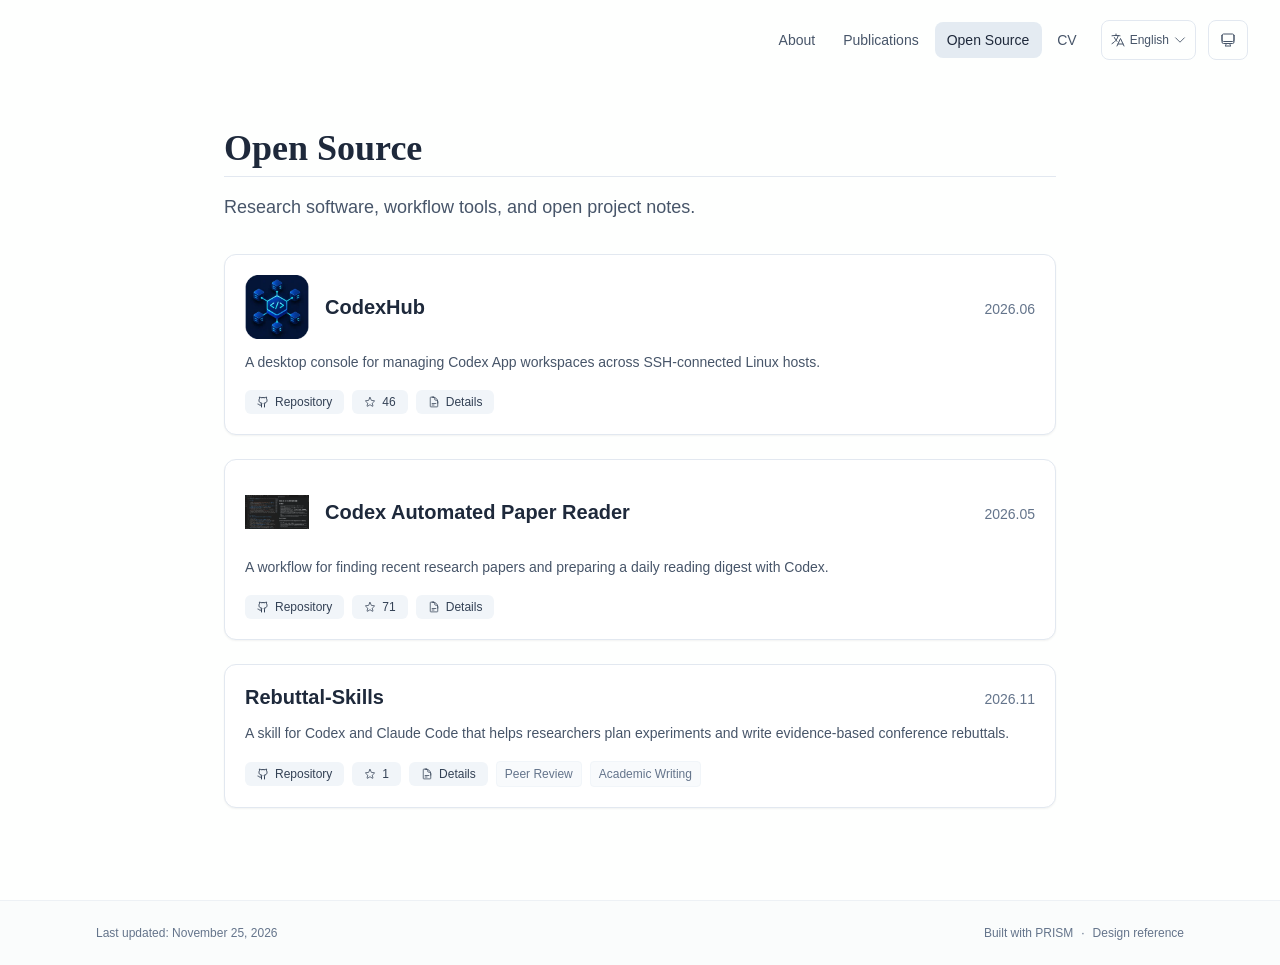
<file: projects/index.html>
<!DOCTYPE html><html lang="en" class="scroll-smooth"><head><meta charSet="utf-8"/><meta name="viewport" content="width=device-width, initial-scale=1"/><link rel="stylesheet" href="/_next/static/css/28baa3e5c0a43d48.css" data-precedence="next"/><link rel="preload" as="script" fetchPriority="low" href="/_next/static/chunks/webpack-679b75d1c4c2027c.js"/><script src="/_next/static/chunks/4bd1b696-70b6d399998de86a.js" async=""></script><script src="/_next/static/chunks/684-5aaa8290a129f299.js" async=""></script><script src="/_next/static/chunks/main-app-62d79c9c87c477aa.js" async=""></script><script src="/_next/static/chunks/461-a9a5d7b05a71d978.js" async=""></script><script src="/_next/static/chunks/874-6cc630662f3664af.js" async=""></script><script src="/_next/static/chunks/291-e39730cc9327e39b.js" async=""></script><script src="/_next/static/chunks/app/layout-eca4721b27ae357d.js" async=""></script><script src="/_next/static/chunks/270-5511775398f2572f.js" async=""></script><script src="/_next/static/chunks/801-7ef0d7e2b74d6258.js" async=""></script><script src="/_next/static/chunks/app/%5Bslug%5D/page-9581deab3528720c.js" async=""></script><link rel="icon" href="/assets/site/favicon.jpg" type="image/jpeg"/><script>
              try {
                const theme = localStorage.getItem('theme-storage');
                const parsed = theme ? JSON.parse(theme) : null;
                const setting = parsed?.state?.theme || 'system';
                const prefersDark = typeof window !== 'undefined' && window.matchMedia && window.matchMedia('(prefers-color-scheme: dark)').matches;
                const effective = setting === 'dark' ? 'dark' : (setting === 'light' ? 'light' : (prefersDark ? 'dark' : 'light'));
                var root = document.documentElement;
                root.classList.add(effective);
                root.setAttribute('data-theme', effective);
              } catch (e) {
                var root = document.documentElement;
                root.classList.add('light');
                root.setAttribute('data-theme', 'light');
              }
            </script><script>
    try {
      const cfg = {"enabled":true,"locales":["zh","en"],"defaultLocale":"en","mode":"auto","fixedLocale":"en","persist":true,"switcher":true,"labels":{"zh":"中文","en":"English"}};
      const storageKey = 'locale-storage';
      const normalize = (value) => typeof value === 'string' ? value.trim().replace('_', '-').toLowerCase() : '';
      const matchLocale = (candidate) => {
        const normalized = normalize(candidate);
        if (!normalized) return null;
        if (cfg.locales.includes(normalized)) return normalized;
        const language = normalized.split('-')[0];
        if (cfg.locales.includes(language)) return language;
        return null;
      };

      let resolved = null;

      if (!cfg.enabled) {
        resolved = cfg.defaultLocale;
      } else if (cfg.persist) {
        resolved = matchLocale(localStorage.getItem(storageKey));
      }

      if (!resolved) {
        if (cfg.mode === 'fixed') {
          resolved = cfg.fixedLocale;
        } else {
          resolved = matchLocale(navigator.language);
        }
      }

      if (!resolved) {
        resolved = cfg.defaultLocale;
      }

      const root = document.documentElement;
      root.lang = resolved;
      root.setAttribute('data-locale', resolved);

      if (cfg.persist) {
        localStorage.setItem(storageKey, resolved);
      }
    } catch (e) {
      const root = document.documentElement;
      root.lang = 'en';
      root.setAttribute('data-locale', 'en');
    }
  </script><title>Open Source | Yao Jia</title><meta name="description" content="Research software, workflow tools, and open project notes."/><meta name="author" content="Yao Jia"/><meta name="keywords" content="Yao Jia,PhD,Research,Zhejiang University"/><meta name="creator" content="Yao Jia"/><meta name="publisher" content="Yao Jia"/><meta property="og:title" content="Yao Jia"/><meta property="og:description" content="Yao Jia is a Ph.D. student at Zhejiang University researching brain–computer interfaces and multimodal machine learning."/><meta property="og:site_name" content="Yao Jia&#x27;s Academic Website"/><meta property="og:locale" content="en_US"/><meta property="og:type" content="website"/><meta name="twitter:card" content="summary"/><meta name="twitter:title" content="Yao Jia"/><meta name="twitter:description" content="Yao Jia is a Ph.D. student at Zhejiang University researching brain–computer interfaces and multimodal machine learning."/><link rel="icon" href="/assets/site/favicon.jpg"/><script>document.querySelectorAll('body link[rel="icon"], body link[rel="apple-touch-icon"]').forEach(el => document.head.appendChild(el))</script><script src="/_next/static/chunks/polyfills-42372ed130431b0a.js" noModule=""></script></head><body class="font-sans antialiased"><div style="visibility:hidden"><nav class="fixed top-0 left-0 right-0 z-50" data-headlessui-state=""><div class="transition-all duration-300 ease-out bg-transparent" style="transform:translateY(-100px)"><div class="max-w-7xl mx-auto px-4 sm:px-6 lg:px-8"><div class="flex justify-end items-center h-16 lg:h-20"><div class="hidden lg:block"><div class="flex items-center space-x-3"><div class="relative flex items-baseline space-x-1"><a data-nav-href="/" class="relative px-3 py-2 text-sm font-medium rounded-lg transition-colors duration-150 text-neutral-600" href="/">About</a><a data-nav-href="/publications" class="relative px-3 py-2 text-sm font-medium rounded-lg transition-colors duration-150 text-neutral-600" href="/publications/">Publications</a><a data-nav-href="/projects" class="relative px-3 py-2 text-sm font-medium rounded-lg transition-colors duration-150 text-primary" href="/projects/">Open Source</a><a data-nav-href="/cv" class="relative px-3 py-2 text-sm font-medium rounded-lg transition-colors duration-150 text-neutral-600" href="/cv/">CV</a></div><div class="flex items-center justify-center w-14 h-10 rounded-lg border border-neutral-200 dark:border-[rgba(148,163,184,0.24)] bg-background dark:bg-neutral-800"><div class="w-6 h-4 rounded bg-neutral-300 animate-pulse"></div></div><div class="flex items-center justify-center w-10 h-10 rounded-lg border border-neutral-200 dark:border-[rgba(148,163,184,0.24)] bg-background dark:bg-neutral-800"><div class="w-4 h-4 rounded-full bg-neutral-300 animate-pulse"></div></div></div></div><div class="lg:hidden flex items-center space-x-2"><div class="flex items-center justify-center w-14 h-10 rounded-lg border border-neutral-200 dark:border-[rgba(148,163,184,0.24)] bg-background dark:bg-neutral-800"><div class="w-6 h-4 rounded bg-neutral-300 animate-pulse"></div></div><div class="flex items-center justify-center w-10 h-10 rounded-lg border border-neutral-200 dark:border-[rgba(148,163,184,0.24)] bg-background dark:bg-neutral-800"><div class="w-4 h-4 rounded-full bg-neutral-300 animate-pulse"></div></div><button class="inline-flex items-center justify-center p-2 rounded-md text-neutral-600 hover:text-primary hover:bg-neutral-100 dark:hover:bg-neutral-800 focus:outline-none focus:ring-2 focus:ring-inset focus:ring-accent transition-colors duration-200" id="headlessui-disclosure-button-«R79db»" type="button" aria-expanded="false" data-headlessui-state=""><span class="sr-only">Open main menu</span><div><svg xmlns="http://www.w3.org/2000/svg" fill="none" viewBox="0 0 24 24" stroke-width="1.5" stroke="currentColor" aria-hidden="true" data-slot="icon" class="block h-6 w-6"><path stroke-linecap="round" stroke-linejoin="round" d="M3.75 6.75h16.5M3.75 12h16.5m-16.5 5.25h16.5"></path></svg></div></button></div></div></div></div></nav><main class="min-h-screen pt-16 lg:pt-20"><div class="max-w-4xl mx-auto px-4 sm:px-6 lg:px-8 py-12"><div style="opacity:0;transform:translateY(20px)"><div class="mb-8"><h1 class="section-heading text-4xl font-serif font-bold text-primary mb-4">Open Source</h1><div class="text-lg text-neutral-600 dark:text-neutral-500 max-w-2xl leading-relaxed"><p>Research software, workflow tools, and open project notes.</p></div></div><div class="space-y-6"><div class="bg-white dark:bg-neutral-900 p-5 rounded-xl shadow-sm border border-neutral-200 dark:border-neutral-800 hover:shadow-md transition-all duration-200" style="opacity:0;transform:translateY(20px)"><div class="flex items-center gap-4 mb-3"><div class="w-16 h-16 flex-shrink-0 relative"><img alt="CodexHub" loading="lazy" decoding="async" data-nimg="fill" class="object-contain" style="position:absolute;height:100%;width:100%;left:0;top:0;right:0;bottom:0;color:transparent" src="/assets/projects/codexhub/logo.webp"/></div><div class="flex-1 min-w-0 flex items-baseline justify-between gap-3"><h3 class="text-xl font-semibold text-primary leading-tight truncate"><a href="https://github.com/Jurio0304/CodexHub" target="_blank" rel="noopener noreferrer" class="hover:text-accent transition-colors">CodexHub</a></h3><span class="text-sm text-neutral-500 font-medium whitespace-nowrap">2026.06</span></div></div><div class="text-sm text-neutral-600 dark:text-neutral-500 mb-4 leading-relaxed"><p class="mb-3 last:mb-0">A desktop console for managing Codex App workspaces across SSH-connected Linux hosts.</p></div><div class="flex flex-wrap items-center gap-2"><a href="https://github.com/Jurio0304/CodexHub" target="_blank" rel="noopener noreferrer" class="inline-flex items-center px-3 py-1 rounded-md text-xs font-medium bg-neutral-100 dark:bg-neutral-800 text-neutral-700 dark:text-neutral-300 hover:bg-accent hover:text-accent-foreground transition-colors"><svg xmlns="http://www.w3.org/2000/svg" width="24" height="24" viewBox="0 0 24 24" fill="none" stroke="currentColor" stroke-width="2" stroke-linecap="round" stroke-linejoin="round" class="lucide lucide-github h-3 w-3 mr-1.5" aria-hidden="true"><path d="M15 22v-4a4.8 4.8 0 0 0-1-3.5c3 0 6-2 6-5.5.08-1.25-.27-2.48-1-3.5.28-1.15.28-2.35 0-3.5 0 0-1 0-3 1.5-2.64-.5-5.36-.5-8 0C6 2 5 2 5 2c-.3 1.15-.3 2.35 0 3.5A5.403 5.403 0 0 0 4 9c0 3.5 3 5.5 6 5.5-.39.49-.68 1.05-.85 1.65-.17.6-.22 1.23-.15 1.85v4"></path><path d="M9 18c-4.51 2-5-2-7-2"></path></svg>Repository</a><span class="inline-flex items-center px-3 py-1 rounded-md text-xs font-medium bg-neutral-100 dark:bg-neutral-800 text-neutral-700 dark:text-neutral-300" title="Stars"><svg xmlns="http://www.w3.org/2000/svg" fill="none" viewBox="0 0 24 24" stroke-width="1.5" stroke="currentColor" aria-hidden="true" data-slot="icon" class="h-3 w-3 mr-1.5"><path stroke-linecap="round" stroke-linejoin="round" d="M11.48 3.499a.562.562 0 0 1 1.04 0l2.125 5.111a.563.563 0 0 0 .475.345l5.518.442c.499.04.701.663.321.988l-4.204 3.602a.563.563 0 0 0-.182.557l1.285 5.385a.562.562 0 0 1-.84.61l-4.725-2.885a.562.562 0 0 0-.586 0L6.982 20.54a.562.562 0 0 1-.84-.61l1.285-5.386a.562.562 0 0 0-.182-.557l-4.204-3.602a.562.562 0 0 1 .321-.988l5.518-.442a.563.563 0 0 0 .475-.345L11.48 3.5Z"></path></svg>46</span><button class="inline-flex items-center px-3 py-1 rounded-md text-xs font-medium transition-colors bg-neutral-100 dark:bg-neutral-800 text-neutral-700 dark:text-neutral-300 hover:bg-accent hover:text-accent-foreground"><svg xmlns="http://www.w3.org/2000/svg" fill="none" viewBox="0 0 24 24" stroke-width="1.5" stroke="currentColor" aria-hidden="true" data-slot="icon" class="h-3 w-3 mr-1.5"><path stroke-linecap="round" stroke-linejoin="round" d="M19.5 14.25v-2.625a3.375 3.375 0 0 0-3.375-3.375h-1.5A1.125 1.125 0 0 1 13.5 7.125v-1.5a3.375 3.375 0 0 0-3.375-3.375H8.25m0 12.75h7.5m-7.5 3H12M10.5 2.25H5.625c-.621 0-1.125.504-1.125 1.125v17.25c0 .621.504 1.125 1.125 1.125h12.75c.621 0 1.125-.504 1.125-1.125V11.25a9 9 0 0 0-9-9Z"></path></svg>Details</button></div></div><div class="bg-white dark:bg-neutral-900 p-5 rounded-xl shadow-sm border border-neutral-200 dark:border-neutral-800 hover:shadow-md transition-all duration-200" style="opacity:0;transform:translateY(20px)"><div class="flex items-center gap-4 mb-3"><div class="w-16 h-16 flex-shrink-0 relative"><img alt="Codex Automated Paper Reader" loading="lazy" decoding="async" data-nimg="fill" class="object-contain" style="position:absolute;height:100%;width:100%;left:0;top:0;right:0;bottom:0;color:transparent" src="/assets/projects/paper-reader/preview.webp"/></div><div class="flex-1 min-w-0 flex items-baseline justify-between gap-3"><h3 class="text-xl font-semibold text-primary leading-tight truncate"><a href="https://github.com/Jurio0304/Codex_Automated_Paper_Reader" target="_blank" rel="noopener noreferrer" class="hover:text-accent transition-colors">Codex Automated Paper Reader</a></h3><span class="text-sm text-neutral-500 font-medium whitespace-nowrap">2026.05</span></div></div><div class="text-sm text-neutral-600 dark:text-neutral-500 mb-4 leading-relaxed"><p class="mb-3 last:mb-0">A workflow for finding recent research papers and preparing a daily reading digest with Codex.</p></div><div class="flex flex-wrap items-center gap-2"><a href="https://github.com/Jurio0304/Codex_Automated_Paper_Reader" target="_blank" rel="noopener noreferrer" class="inline-flex items-center px-3 py-1 rounded-md text-xs font-medium bg-neutral-100 dark:bg-neutral-800 text-neutral-700 dark:text-neutral-300 hover:bg-accent hover:text-accent-foreground transition-colors"><svg xmlns="http://www.w3.org/2000/svg" width="24" height="24" viewBox="0 0 24 24" fill="none" stroke="currentColor" stroke-width="2" stroke-linecap="round" stroke-linejoin="round" class="lucide lucide-github h-3 w-3 mr-1.5" aria-hidden="true"><path d="M15 22v-4a4.8 4.8 0 0 0-1-3.5c3 0 6-2 6-5.5.08-1.25-.27-2.48-1-3.5.28-1.15.28-2.35 0-3.5 0 0-1 0-3 1.5-2.64-.5-5.36-.5-8 0C6 2 5 2 5 2c-.3 1.15-.3 2.35 0 3.5A5.403 5.403 0 0 0 4 9c0 3.5 3 5.5 6 5.5-.39.49-.68 1.05-.85 1.65-.17.6-.22 1.23-.15 1.85v4"></path><path d="M9 18c-4.51 2-5-2-7-2"></path></svg>Repository</a><span class="inline-flex items-center px-3 py-1 rounded-md text-xs font-medium bg-neutral-100 dark:bg-neutral-800 text-neutral-700 dark:text-neutral-300" title="Stars"><svg xmlns="http://www.w3.org/2000/svg" fill="none" viewBox="0 0 24 24" stroke-width="1.5" stroke="currentColor" aria-hidden="true" data-slot="icon" class="h-3 w-3 mr-1.5"><path stroke-linecap="round" stroke-linejoin="round" d="M11.48 3.499a.562.562 0 0 1 1.04 0l2.125 5.111a.563.563 0 0 0 .475.345l5.518.442c.499.04.701.663.321.988l-4.204 3.602a.563.563 0 0 0-.182.557l1.285 5.385a.562.562 0 0 1-.84.61l-4.725-2.885a.562.562 0 0 0-.586 0L6.982 20.54a.562.562 0 0 1-.84-.61l1.285-5.386a.562.562 0 0 0-.182-.557l-4.204-3.602a.562.562 0 0 1 .321-.988l5.518-.442a.563.563 0 0 0 .475-.345L11.48 3.5Z"></path></svg>71</span><button class="inline-flex items-center px-3 py-1 rounded-md text-xs font-medium transition-colors bg-neutral-100 dark:bg-neutral-800 text-neutral-700 dark:text-neutral-300 hover:bg-accent hover:text-accent-foreground"><svg xmlns="http://www.w3.org/2000/svg" fill="none" viewBox="0 0 24 24" stroke-width="1.5" stroke="currentColor" aria-hidden="true" data-slot="icon" class="h-3 w-3 mr-1.5"><path stroke-linecap="round" stroke-linejoin="round" d="M19.5 14.25v-2.625a3.375 3.375 0 0 0-3.375-3.375h-1.5A1.125 1.125 0 0 1 13.5 7.125v-1.5a3.375 3.375 0 0 0-3.375-3.375H8.25m0 12.75h7.5m-7.5 3H12M10.5 2.25H5.625c-.621 0-1.125.504-1.125 1.125v17.25c0 .621.504 1.125 1.125 1.125h12.75c.621 0 1.125-.504 1.125-1.125V11.25a9 9 0 0 0-9-9Z"></path></svg>Details</button></div></div><div class="bg-white dark:bg-neutral-900 p-5 rounded-xl shadow-sm border border-neutral-200 dark:border-neutral-800 hover:shadow-md transition-all duration-200" style="opacity:0;transform:translateY(20px)"><div class="flex items-center gap-4 mb-3"><div class="flex-1 min-w-0 flex items-baseline justify-between gap-3"><h3 class="text-xl font-semibold text-primary leading-tight truncate"><a href="https://github.com/Jurio0304/Rebuttal-Skills" target="_blank" rel="noopener noreferrer" class="hover:text-accent transition-colors">Rebuttal-Skills</a></h3><span class="text-sm text-neutral-500 font-medium whitespace-nowrap">2026.11</span></div></div><div class="text-sm text-neutral-600 dark:text-neutral-500 mb-4 leading-relaxed"><p class="mb-3 last:mb-0">A skill for Codex and Claude Code that helps researchers plan experiments and write evidence-based conference rebuttals.</p></div><div class="flex flex-wrap items-center gap-2"><a href="https://github.com/Jurio0304/Rebuttal-Skills" target="_blank" rel="noopener noreferrer" class="inline-flex items-center px-3 py-1 rounded-md text-xs font-medium bg-neutral-100 dark:bg-neutral-800 text-neutral-700 dark:text-neutral-300 hover:bg-accent hover:text-accent-foreground transition-colors"><svg xmlns="http://www.w3.org/2000/svg" width="24" height="24" viewBox="0 0 24 24" fill="none" stroke="currentColor" stroke-width="2" stroke-linecap="round" stroke-linejoin="round" class="lucide lucide-github h-3 w-3 mr-1.5" aria-hidden="true"><path d="M15 22v-4a4.8 4.8 0 0 0-1-3.5c3 0 6-2 6-5.5.08-1.25-.27-2.48-1-3.5.28-1.15.28-2.35 0-3.5 0 0-1 0-3 1.5-2.64-.5-5.36-.5-8 0C6 2 5 2 5 2c-.3 1.15-.3 2.35 0 3.5A5.403 5.403 0 0 0 4 9c0 3.5 3 5.5 6 5.5-.39.49-.68 1.05-.85 1.65-.17.6-.22 1.23-.15 1.85v4"></path><path d="M9 18c-4.51 2-5-2-7-2"></path></svg>Repository</a><span class="inline-flex items-center px-3 py-1 rounded-md text-xs font-medium bg-neutral-100 dark:bg-neutral-800 text-neutral-700 dark:text-neutral-300" title="Stars"><svg xmlns="http://www.w3.org/2000/svg" fill="none" viewBox="0 0 24 24" stroke-width="1.5" stroke="currentColor" aria-hidden="true" data-slot="icon" class="h-3 w-3 mr-1.5"><path stroke-linecap="round" stroke-linejoin="round" d="M11.48 3.499a.562.562 0 0 1 1.04 0l2.125 5.111a.563.563 0 0 0 .475.345l5.518.442c.499.04.701.663.321.988l-4.204 3.602a.563.563 0 0 0-.182.557l1.285 5.385a.562.562 0 0 1-.84.61l-4.725-2.885a.562.562 0 0 0-.586 0L6.982 20.54a.562.562 0 0 1-.84-.61l1.285-5.386a.562.562 0 0 0-.182-.557l-4.204-3.602a.562.562 0 0 1 .321-.988l5.518-.442a.563.563 0 0 0 .475-.345L11.48 3.5Z"></path></svg>1</span><button class="inline-flex items-center px-3 py-1 rounded-md text-xs font-medium transition-colors bg-neutral-100 dark:bg-neutral-800 text-neutral-700 dark:text-neutral-300 hover:bg-accent hover:text-accent-foreground"><svg xmlns="http://www.w3.org/2000/svg" fill="none" viewBox="0 0 24 24" stroke-width="1.5" stroke="currentColor" aria-hidden="true" data-slot="icon" class="h-3 w-3 mr-1.5"><path stroke-linecap="round" stroke-linejoin="round" d="M19.5 14.25v-2.625a3.375 3.375 0 0 0-3.375-3.375h-1.5A1.125 1.125 0 0 1 13.5 7.125v-1.5a3.375 3.375 0 0 0-3.375-3.375H8.25m0 12.75h7.5m-7.5 3H12M10.5 2.25H5.625c-.621 0-1.125.504-1.125 1.125v17.25c0 .621.504 1.125 1.125 1.125h12.75c.621 0 1.125-.504 1.125-1.125V11.25a9 9 0 0 0-9-9Z"></path></svg>Details</button><span class="text-xs text-neutral-500 bg-neutral-50 dark:bg-neutral-800/50 px-2 py-1 rounded border border-neutral-100 dark:border-neutral-800">Peer Review</span><span class="text-xs text-neutral-500 bg-neutral-50 dark:bg-neutral-800/50 px-2 py-1 rounded border border-neutral-100 dark:border-neutral-800">Academic Writing</span></div></div></div></div></div><!--$--><!--/$--><!--$--><!--/$--></main><footer class="border-t border-neutral-200/50 bg-neutral-50/50 dark:bg-neutral-900/50 dark:border-neutral-700/50"><div class="max-w-6xl mx-auto px-4 sm:px-6 lg:px-8 py-6"><div class="flex flex-col sm:flex-row justify-between items-center gap-2"><p class="text-xs text-neutral-500">Last updated<!-- -->: <!-- -->November 25, 2026</p><p class="text-xs text-neutral-500 flex flex-wrap justify-center items-center gap-x-2 gap-y-1"><a href="https://github.com/xyjoey/PRISM" target="_blank" rel="noopener noreferrer" class="hover:text-accent">Built with PRISM</a><span aria-hidden="true">·</span><a href="https://github.com/xiongqi123123/xiongqi123123.github.io" target="_blank" rel="noopener noreferrer" class="hover:text-accent">Design reference</a></p></div></div></footer></div><script src="/_next/static/chunks/webpack-679b75d1c4c2027c.js" async=""></script><script>(self.__next_f=self.__next_f||[]).push([0])</script><script>self.__next_f.push([1,"1:\"$Sreact.fragment\"\n3:I[3719,[\"461\",\"static/chunks/461-a9a5d7b05a71d978.js\",\"874\",\"static/chunks/874-6cc630662f3664af.js\",\"291\",\"static/chunks/291-e39730cc9327e39b.js\",\"177\",\"static/chunks/app/layout-eca4721b27ae357d.js\"],\"ThemeProvider\"]\n4:I[310,[\"461\",\"static/chunks/461-a9a5d7b05a71d978.js\",\"874\",\"static/chunks/874-6cc630662f3664af.js\",\"291\",\"static/chunks/291-e39730cc9327e39b.js\",\"177\",\"static/chunks/app/layout-eca4721b27ae357d.js\"],\"LocaleProvider\"]\n5:I[4574,[\"461\",\"static/chunks/461-a9a5d7b05a71d978.js\",\"874\",\"static/chunks/874-6cc630662f3664af.js\",\"291\",\"static/chunks/291-e39730cc9327e39b.js\",\"177\",\"static/chunks/app/layout-eca4721b27ae357d.js\"],\"default\"]\n6:I[7555,[],\"\"]\n7:I[1295,[],\"\"]\n8:I[2548,[\"461\",\"static/chunks/461-a9a5d7b05a71d978.js\",\"874\",\"static/chunks/874-6cc630662f3664af.js\",\"291\",\"static/chunks/291-e39730cc9327e39b.js\",\"177\",\"static/chunks/app/layout-eca4721b27ae357d.js\"],\"default\"]\na:I[9665,[],\"MetadataBoundary\"]\nc:I[9665,[],\"OutletBoundary\"]\nf:I[4911,[],\"AsyncMetadataOutlet\"]\n11:I[9665,[],\"ViewportBoundary\"]\n13:I[6614,[],\"\"]\n:HL[\"/_next/static/css/28baa3e5c0a43d48.css\",\"style\"]\n2:T5d7,\n    try {\n      const cfg = {\"enabled\":true,\"locales\":[\"zh\",\"en\"],\"defaultLocale\":\"en\",\"mode\":\"auto\",\"fixedLocale\":\"en\",\"persist\":true,\"switcher\":true,\"labels\":{\"zh\":\"中文\",\"en\":\"English\"}};\n      const storageKey = 'locale-storage';\n      const normalize = (value) =\u003e typeof value === 'string' ? value.trim().replace('_', '-').toLowerCase() : '';\n      const matchLocale = (candidate) =\u003e {\n        const normalized = normalize(candidate);\n        if (!normalized) return null;\n        if (cfg.locales.includes(normalized)) return normalized;\n        const language = normalized.split('-')[0];\n        if (cfg.locales.includes(language)) return language;\n        return null;\n      };\n\n      let resolved = null;\n\n      if (!cfg.enabled) {\n        resolved = cfg.defaultLocale;\n      } else if (cfg.persist) {\n        resolved = matchLocale(localStorage.getItem(storageKey));\n      }\n\n      if (!resolved) {\n        if ("])</script><script>self.__next_f.push([1,"cfg.mode === 'fixed') {\n          resolved = cfg.fixedLocale;\n        } else {\n          resolved = matchLocale(navigator.language);\n        }\n      }\n\n      if (!resolved) {\n        resolved = cfg.defaultLocale;\n      }\n\n      const root = document.documentElement;\n      root.lang = resolved;\n      root.setAttribute('data-locale', resolved);\n\n      if (cfg.persist) {\n        localStorage.setItem(storageKey, resolved);\n      }\n    } catch (e) {\n      const root = document.documentElement;\n      root.lang = 'en';\n      root.setAttribute('data-locale', 'en');\n    }\n  "])</script><script>self.__next_f.push([1,"0:{\"P\":null,\"b\":\"dbbFKK7zmd55mKoC0WyVg\",\"p\":\"\",\"c\":[\"\",\"projects\",\"\"],\"i\":false,\"f\":[[[\"\",{\"children\":[[\"slug\",\"projects\",\"d\"],{\"children\":[\"__PAGE__\",{}]}]},\"$undefined\",\"$undefined\",true],[\"\",[\"$\",\"$1\",\"c\",{\"children\":[[[\"$\",\"link\",\"0\",{\"rel\":\"stylesheet\",\"href\":\"/_next/static/css/28baa3e5c0a43d48.css\",\"precedence\":\"next\",\"crossOrigin\":\"$undefined\",\"nonce\":\"$undefined\"}]],[\"$\",\"html\",null,{\"lang\":\"en\",\"className\":\"scroll-smooth\",\"suppressHydrationWarning\":true,\"children\":[[\"$\",\"head\",null,{\"children\":[[\"$\",\"link\",null,{\"rel\":\"icon\",\"href\":\"/assets/site/favicon.jpg\",\"type\":\"image/jpeg\"}],[\"$\",\"script\",null,{\"dangerouslySetInnerHTML\":{\"__html\":\"\\n              try {\\n                const theme = localStorage.getItem('theme-storage');\\n                const parsed = theme ? JSON.parse(theme) : null;\\n                const setting = parsed?.state?.theme || 'system';\\n                const prefersDark = typeof window !== 'undefined' \u0026\u0026 window.matchMedia \u0026\u0026 window.matchMedia('(prefers-color-scheme: dark)').matches;\\n                const effective = setting === 'dark' ? 'dark' : (setting === 'light' ? 'light' : (prefersDark ? 'dark' : 'light'));\\n                var root = document.documentElement;\\n                root.classList.add(effective);\\n                root.setAttribute('data-theme', effective);\\n              } catch (e) {\\n                var root = document.documentElement;\\n                root.classList.add('light');\\n                root.setAttribute('data-theme', 'light');\\n              }\\n            \"}}],[\"$\",\"script\",null,{\"dangerouslySetInnerHTML\":{\"__html\":\"$2\"}}]]}],[\"$\",\"body\",null,{\"className\":\"font-sans antialiased\",\"children\":[\"$\",\"$L3\",null,{\"children\":[\"$\",\"$L4\",null,{\"config\":{\"enabled\":true,\"locales\":[\"zh\",\"en\"],\"defaultLocale\":\"en\",\"mode\":\"auto\",\"fixedLocale\":\"en\",\"persist\":true,\"switcher\":true,\"labels\":{\"zh\":\"中文\",\"en\":\"English\"}},\"children\":[[\"$\",\"$L5\",null,{\"items\":[{\"title\":\"About\",\"type\":\"page\",\"target\":\"about\",\"href\":\"/\"},{\"title\":\"Publications\",\"type\":\"page\",\"target\":\"publications\",\"href\":\"/publications\"},{\"title\":\"Open Source\",\"type\":\"page\",\"target\":\"projects\",\"href\":\"/projects\"},{\"title\":\"CV\",\"type\":\"page\",\"target\":\"cv\",\"href\":\"/cv\"}],\"enableOnePageMode\":false,\"i18n\":\"$0:f:0:1:1:props:children:1:props:children:1:props:children:props:children:props:config\",\"itemsByLocale\":{\"zh\":[{\"title\":\"关于我\",\"type\":\"page\",\"target\":\"about\",\"href\":\"/\"},{\"title\":\"论文\",\"type\":\"page\",\"target\":\"publications\",\"href\":\"/publications\"},{\"title\":\"开源项目\",\"type\":\"page\",\"target\":\"projects\",\"href\":\"/projects\"},{\"title\":\"简历\",\"type\":\"page\",\"target\":\"cv\",\"href\":\"/cv\"}],\"en\":\"$0:f:0:1:1:props:children:1:props:children:1:props:children:props:children:props:children:0:props:items\"}}],[\"$\",\"main\",null,{\"className\":\"min-h-screen pt-16 lg:pt-20\",\"children\":[\"$\",\"$L6\",null,{\"parallelRouterKey\":\"children\",\"error\":\"$undefined\",\"errorStyles\":\"$undefined\",\"errorScripts\":\"$undefined\",\"template\":[\"$\",\"$L7\",null,{}],\"templateStyles\":\"$undefined\",\"templateScripts\":\"$undefined\",\"notFound\":[[[\"$\",\"title\",null,{\"children\":\"404: This page could not be found.\"}],[\"$\",\"div\",null,{\"style\":{\"fontFamily\":\"system-ui,\\\"Segoe UI\\\",Roboto,Helvetica,Arial,sans-serif,\\\"Apple Color Emoji\\\",\\\"Segoe UI Emoji\\\"\",\"height\":\"100vh\",\"textAlign\":\"center\",\"display\":\"flex\",\"flexDirection\":\"column\",\"alignItems\":\"center\",\"justifyContent\":\"center\"},\"children\":[\"$\",\"div\",null,{\"children\":[[\"$\",\"style\",null,{\"dangerouslySetInnerHTML\":{\"__html\":\"body{color:#000;background:#fff;margin:0}.next-error-h1{border-right:1px solid rgba(0,0,0,.3)}@media (prefers-color-scheme:dark){body{color:#fff;background:#000}.next-error-h1{border-right:1px solid rgba(255,255,255,.3)}}\"}}],[\"$\",\"h1\",null,{\"className\":\"next-error-h1\",\"style\":{\"display\":\"inline-block\",\"margin\":\"0 20px 0 0\",\"padding\":\"0 23px 0 0\",\"fontSize\":24,\"fontWeight\":500,\"verticalAlign\":\"top\",\"lineHeight\":\"49px\"},\"children\":404}],[\"$\",\"div\",null,{\"style\":{\"display\":\"inline-block\"},\"children\":[\"$\",\"h2\",null,{\"style\":{\"fontSize\":14,\"fontWeight\":400,\"lineHeight\":\"49px\",\"margin\":0},\"children\":\"This page could not be found.\"}]}]]}]}]],[]],\"forbidden\":\"$undefined\",\"unauthorized\":\"$undefined\"}]}],[\"$\",\"$L8\",null,{\"lastUpdated\":\"November 25, 2026\",\"lastUpdatedByLocale\":{\"zh\":\"2026年11月25日\",\"en\":\"November 25, 2026\"},\"defaultLocale\":\"en\"}]]}]}]}]]}]]}],{\"children\":[[\"slug\",\"projects\",\"d\"],[\"$\",\"$1\",\"c\",{\"children\":[null,[\"$\",\"$L6\",null,{\"parallelRouterKey\":\"children\",\"error\":\"$undefined\",\"errorStyles\":\"$undefined\",\"errorScripts\":\"$undefined\",\"template\":[\"$\",\"$L7\",null,{}],\"templateStyles\":\"$undefined\",\"templateScripts\":\"$undefined\",\"notFound\":\"$undefined\",\"forbidden\":\"$undefined\",\"unauthorized\":\"$undefined\"}]]}],{\"children\":[\"__PAGE__\",[\"$\",\"$1\",\"c\",{\"children\":[\"$L9\",[\"$\",\"$La\",null,{\"children\":\"$Lb\"}],null,[\"$\",\"$Lc\",null,{\"children\":[\"$Ld\",\"$Le\",[\"$\",\"$Lf\",null,{\"promise\":\"$@10\"}]]}]]}],{},null,false]},null,false]},null,false],[\"$\",\"$1\",\"h\",{\"children\":[null,[\"$\",\"$1\",\"yIQSh_KxBW_xTyBqmPOL_\",{\"children\":[[\"$\",\"$L11\",null,{\"children\":\"$L12\"}],null]}],null]}],false]],\"m\":\"$undefined\",\"G\":[\"$13\",\"$undefined\"],\"s\":false,\"S\":true}\n"])</script><script>self.__next_f.push([1,"14:\"$Sreact.suspense\"\n15:I[4911,[],\"AsyncMetadata\"]\n17:I[2382,[\"461\",\"static/chunks/461-a9a5d7b05a71d978.js\",\"270\",\"static/chunks/270-5511775398f2572f.js\",\"801\",\"static/chunks/801-7ef0d7e2b74d6258.js\",\"182\",\"static/chunks/app/%5Bslug%5D/page-9581deab3528720c.js\"],\"default\"]\nb:[\"$\",\"$14\",null,{\"fallback\":null,\"children\":[\"$\",\"$L15\",null,{\"promise\":\"$@16\"}]}]\n"])</script><script>self.__next_f.push([1,"9:[\"$\",\"$L17\",null,{\"dataByLocale\":{\"zh\":{\"type\":\"project\",\"config\":{\"type\":\"project\",\"title\":\"开源项目\",\"description\":\"科研软件、工作流工具与公开项目记录。\",\"items\":[{\"id\":\"codexhub\",\"order\":1,\"title\":\"CodexHub\",\"subtitle\":\"$undefined\",\"date\":\"2026.06\",\"content\":\"面向 Codex App 的桌面控制台，用于管理通过 SSH 连接的多台 Linux 工作主机。\",\"tags\":\"$undefined\",\"link\":\"https://github.com/Jurio0304/CodexHub\",\"image\":\"/assets/projects/codexhub/logo.webp\",\"attachments\":\"$undefined\",\"selected\":true,\"stars\":46,\"details\":\"CodexHub 在 Windows、macOS 和 Linux 上提供统一的主机准备、远程配置与工作区工具。\\n\\n- 检查 SSH 连通性，在修改前查看远程 Codex 环境。\\n- 预览配置档案和技能，再应用到选定的主机。\\n- 在同一工作区中使用终端、浏览 SFTP 文件并管理支持续传的文件传输。\\n\"},{\"id\":\"paper-reader\",\"order\":2,\"title\":\"Codex 论文阅读助手\",\"subtitle\":\"$undefined\",\"date\":\"2026.05\",\"content\":\"获取近期研究论文，并借助 Codex 生成每日阅读简报的工作流。\",\"tags\":\"$undefined\",\"link\":\"https://github.com/Jurio0304/Codex_Automated_Paper_Reader\",\"image\":\"/assets/projects/paper-reader/preview.webp\",\"attachments\":\"$undefined\",\"selected\":true,\"stars\":71,\"details\":\"该工作流从 arXiv 和 OpenReview 获取近期论文，也可按需加入 OpenAlex。\\n\\n- 统一论文元数据并去重，使用可解释规则对候选池进行初步排序。\\n- 由 Codex 阅读候选论文，按研究主题评估相关性，并整理成 Markdown 简报。\\n\"},{\"id\":\"rebuttal-skills\",\"order\":3,\"title\":\"Rebuttal-Skills\",\"subtitle\":\"$undefined\",\"date\":\"2026.11\",\"content\":\"面向 Codex 和 Claude Code 的学术答辩技能，帮助研究者规划补充实验，并依据证据撰写审稿回复。\",\"tags\":[\"同行评审\",\"学术写作\"],\"link\":\"https://github.com/Jurio0304/Rebuttal-Skills\",\"image\":\"$undefined\",\"attachments\":\"$undefined\",\"selected\":true,\"stars\":1,\"details\":\"流程覆盖八个阶段，涵盖解读评审、分析实验结果、撰写回复、跟进讨论和修改论文。\\n\\n- 针对审稿人的具体疑问设计对照实验，并结合时间和算力安排优先级。\\n- 将每条回复和承诺的修改关联到投稿稿件或已完成实验中的证据。\\n\"}]}},\"en\":{\"type\":\"project\",\"config\":{\"type\":\"project\",\"title\":\"Open Source\",\"description\":\"Research software, workflow tools, and open project notes.\",\"items\":[{\"id\":\"codexhub\",\"order\":1,\"title\":\"CodexHub\",\"subtitle\":\"$undefined\",\"date\":\"2026.06\",\"content\":\"A desktop console for managing Codex App workspaces across SSH-connected Linux hosts.\",\"tags\":\"$undefined\",\"link\":\"https://github.com/Jurio0304/CodexHub\",\"image\":\"/assets/projects/codexhub/logo.webp\",\"attachments\":\"$undefined\",\"selected\":true,\"stars\":46,\"details\":\"CodexHub brings host setup, remote configuration, and workspace tools into one interface for Windows, macOS, and Linux.\\n\\n- Check SSH connectivity and inspect the remote Codex environment before making changes.\\n- Preview profiles and skills, then apply them to selected hosts.\\n- Work with terminals, SFTP files, and resumable transfers from a single workspace.\\n\"},{\"id\":\"paper-reader\",\"order\":2,\"title\":\"Codex Automated Paper Reader\",\"subtitle\":\"$undefined\",\"date\":\"2026.05\",\"content\":\"A workflow for finding recent research papers and preparing a daily reading digest with Codex.\",\"tags\":\"$undefined\",\"link\":\"https://github.com/Jurio0304/Codex_Automated_Paper_Reader\",\"image\":\"/assets/projects/paper-reader/preview.webp\",\"attachments\":\"$undefined\",\"selected\":true,\"stars\":71,\"details\":\"The workflow collects recent papers from arXiv and OpenReview, with OpenAlex available as an optional source.\\n\\n- Normalize metadata, remove duplicates, and rank the initial candidate pool with transparent rules.\\n- Have Codex read the shortlist, assess relevance to the research topics, and prepare a Markdown digest.\\n\"},{\"id\":\"rebuttal-skills\",\"order\":3,\"title\":\"Rebuttal-Skills\",\"subtitle\":\"$undefined\",\"date\":\"2026.11\",\"content\":\"A skill for Codex and Claude Code that helps researchers plan experiments and write evidence-based conference rebuttals.\",\"tags\":[\"Peer Review\",\"Academic Writing\"],\"link\":\"https://github.com/Jurio0304/Rebuttal-Skills\",\"image\":\"$undefined\",\"attachments\":\"$undefined\",\"selected\":true,\"stars\":1,\"details\":\"The workflow covers eight stages, from reading reviews and interpreting results to drafting replies, handling discussion, and updating the manuscript.\\n\\n- Turn reviewers’ concerns into targeted comparisons and budget-aware experiment plans.\\n- Link each reply and promised revision to evidence from the submission or completed work.\\n\"}]}}},\"defaultLocale\":\"en\"}]\n"])</script><script>self.__next_f.push([1,"e:null\n"])</script><script>self.__next_f.push([1,"12:[[\"$\",\"meta\",\"0\",{\"charSet\":\"utf-8\"}],[\"$\",\"meta\",\"1\",{\"name\":\"viewport\",\"content\":\"width=device-width, initial-scale=1\"}]]\nd:null\n"])</script><script>self.__next_f.push([1,"16:{\"metadata\":[[\"$\",\"title\",\"0\",{\"children\":\"Open Source | Yao Jia\"}],[\"$\",\"meta\",\"1\",{\"name\":\"description\",\"content\":\"Research software, workflow tools, and open project notes.\"}],[\"$\",\"meta\",\"2\",{\"name\":\"author\",\"content\":\"Yao Jia\"}],[\"$\",\"meta\",\"3\",{\"name\":\"keywords\",\"content\":\"Yao Jia,PhD,Research,Zhejiang University\"}],[\"$\",\"meta\",\"4\",{\"name\":\"creator\",\"content\":\"Yao Jia\"}],[\"$\",\"meta\",\"5\",{\"name\":\"publisher\",\"content\":\"Yao Jia\"}],[\"$\",\"meta\",\"6\",{\"property\":\"og:title\",\"content\":\"Yao Jia\"}],[\"$\",\"meta\",\"7\",{\"property\":\"og:description\",\"content\":\"Yao Jia is a Ph.D. student at Zhejiang University researching brain–computer interfaces and multimodal machine learning.\"}],[\"$\",\"meta\",\"8\",{\"property\":\"og:site_name\",\"content\":\"Yao Jia's Academic Website\"}],[\"$\",\"meta\",\"9\",{\"property\":\"og:locale\",\"content\":\"en_US\"}],[\"$\",\"meta\",\"10\",{\"property\":\"og:type\",\"content\":\"website\"}],[\"$\",\"meta\",\"11\",{\"name\":\"twitter:card\",\"content\":\"summary\"}],[\"$\",\"meta\",\"12\",{\"name\":\"twitter:title\",\"content\":\"Yao Jia\"}],[\"$\",\"meta\",\"13\",{\"name\":\"twitter:description\",\"content\":\"Yao Jia is a Ph.D. student at Zhejiang University researching brain–computer interfaces and multimodal machine learning.\"}],[\"$\",\"link\",\"14\",{\"rel\":\"icon\",\"href\":\"/assets/site/favicon.jpg\"}]],\"error\":null,\"digest\":\"$undefined\"}\n10:{\"metadata\":\"$16:metadata\",\"error\":null,\"digest\":\"$undefined\"}\n"])</script></body></html>
</file>
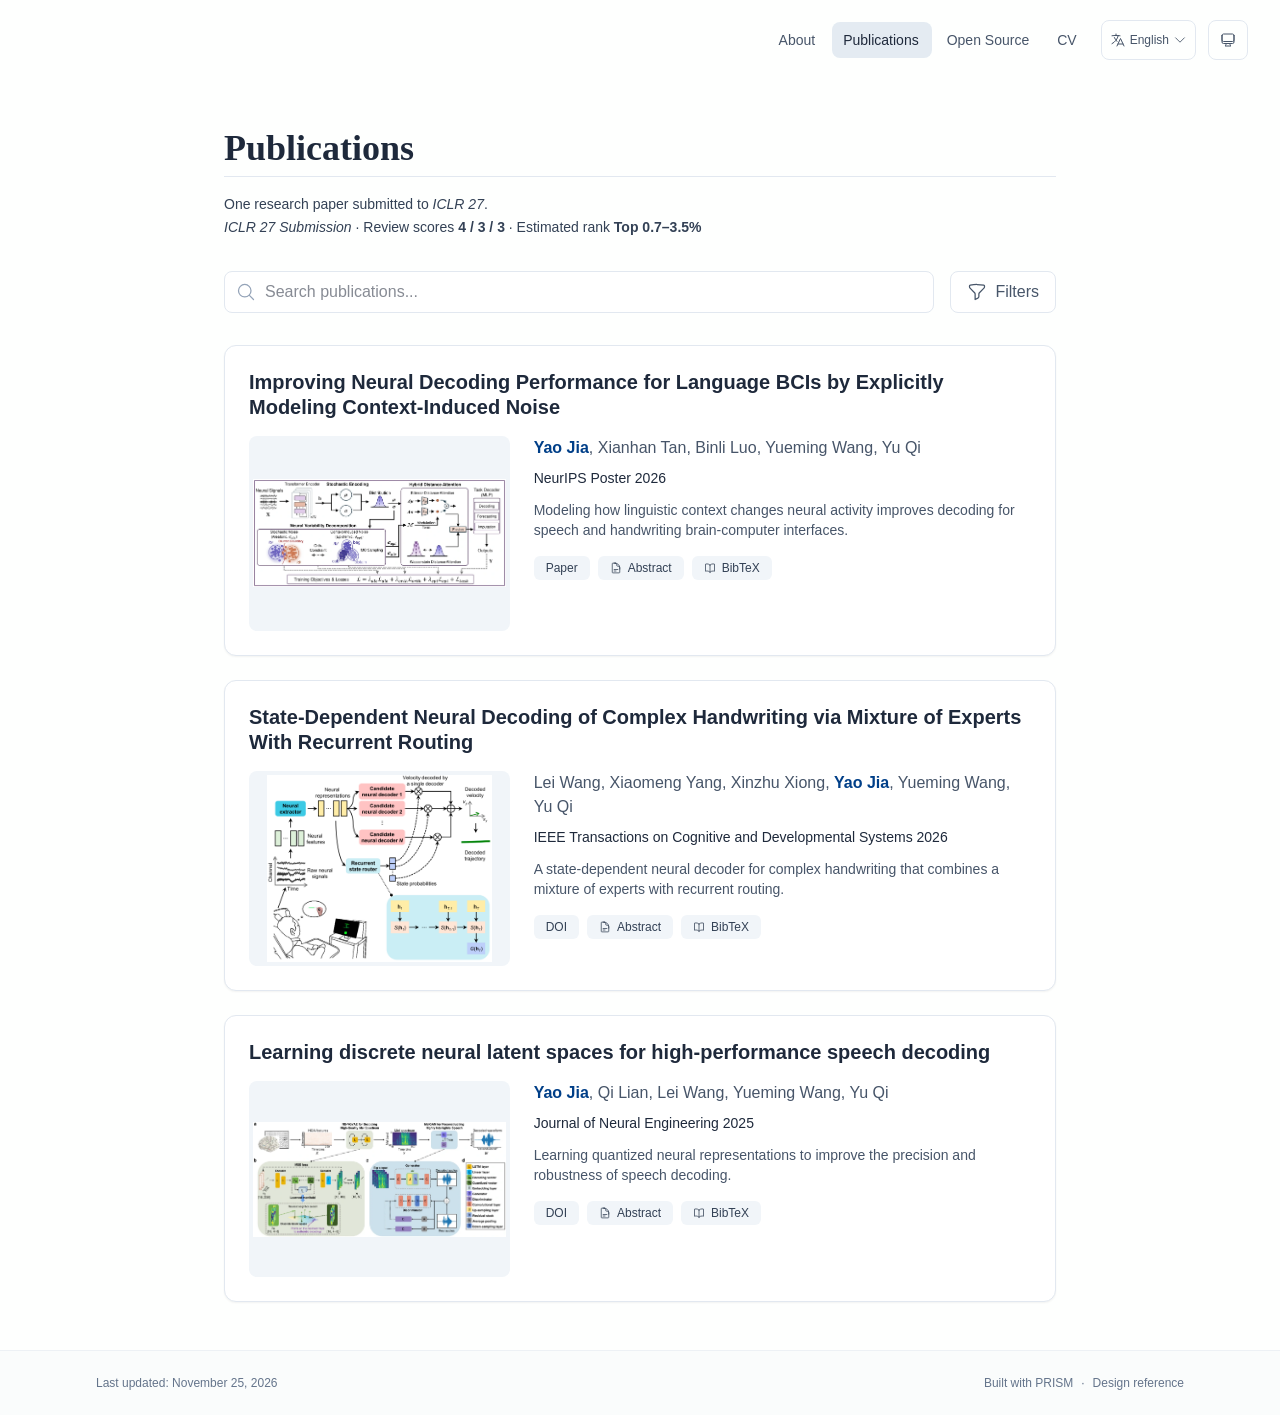
<file: publications/index.html>
<!DOCTYPE html><html lang="en" class="scroll-smooth"><head><meta charSet="utf-8"/><meta name="viewport" content="width=device-width, initial-scale=1"/><link rel="stylesheet" href="/_next/static/css/28baa3e5c0a43d48.css" data-precedence="next"/><link rel="preload" as="script" fetchPriority="low" href="/_next/static/chunks/webpack-679b75d1c4c2027c.js"/><script src="/_next/static/chunks/4bd1b696-70b6d399998de86a.js" async=""></script><script src="/_next/static/chunks/684-5aaa8290a129f299.js" async=""></script><script src="/_next/static/chunks/main-app-62d79c9c87c477aa.js" async=""></script><script src="/_next/static/chunks/461-a9a5d7b05a71d978.js" async=""></script><script src="/_next/static/chunks/874-6cc630662f3664af.js" async=""></script><script src="/_next/static/chunks/291-e39730cc9327e39b.js" async=""></script><script src="/_next/static/chunks/app/layout-eca4721b27ae357d.js" async=""></script><script src="/_next/static/chunks/270-5511775398f2572f.js" async=""></script><script src="/_next/static/chunks/801-7ef0d7e2b74d6258.js" async=""></script><script src="/_next/static/chunks/app/%5Bslug%5D/page-9581deab3528720c.js" async=""></script><link rel="icon" href="/assets/site/favicon.jpg" type="image/jpeg"/><script>
              try {
                const theme = localStorage.getItem('theme-storage');
                const parsed = theme ? JSON.parse(theme) : null;
                const setting = parsed?.state?.theme || 'system';
                const prefersDark = typeof window !== 'undefined' && window.matchMedia && window.matchMedia('(prefers-color-scheme: dark)').matches;
                const effective = setting === 'dark' ? 'dark' : (setting === 'light' ? 'light' : (prefersDark ? 'dark' : 'light'));
                var root = document.documentElement;
                root.classList.add(effective);
                root.setAttribute('data-theme', effective);
              } catch (e) {
                var root = document.documentElement;
                root.classList.add('light');
                root.setAttribute('data-theme', 'light');
              }
            </script><script>
    try {
      const cfg = {"enabled":true,"locales":["zh","en"],"defaultLocale":"en","mode":"auto","fixedLocale":"en","persist":true,"switcher":true,"labels":{"zh":"中文","en":"English"}};
      const storageKey = 'locale-storage';
      const normalize = (value) => typeof value === 'string' ? value.trim().replace('_', '-').toLowerCase() : '';
      const matchLocale = (candidate) => {
        const normalized = normalize(candidate);
        if (!normalized) return null;
        if (cfg.locales.includes(normalized)) return normalized;
        const language = normalized.split('-')[0];
        if (cfg.locales.includes(language)) return language;
        return null;
      };

      let resolved = null;

      if (!cfg.enabled) {
        resolved = cfg.defaultLocale;
      } else if (cfg.persist) {
        resolved = matchLocale(localStorage.getItem(storageKey));
      }

      if (!resolved) {
        if (cfg.mode === 'fixed') {
          resolved = cfg.fixedLocale;
        } else {
          resolved = matchLocale(navigator.language);
        }
      }

      if (!resolved) {
        resolved = cfg.defaultLocale;
      }

      const root = document.documentElement;
      root.lang = resolved;
      root.setAttribute('data-locale', resolved);

      if (cfg.persist) {
        localStorage.setItem(storageKey, resolved);
      }
    } catch (e) {
      const root = document.documentElement;
      root.lang = 'en';
      root.setAttribute('data-locale', 'en');
    }
  </script><title>Publications | Yao Jia</title><meta name="author" content="Yao Jia"/><meta name="keywords" content="Yao Jia,PhD,Research,Zhejiang University"/><meta name="creator" content="Yao Jia"/><meta name="publisher" content="Yao Jia"/><meta property="og:title" content="Yao Jia"/><meta property="og:description" content="Yao Jia is a Ph.D. student at Zhejiang University researching brain–computer interfaces and multimodal machine learning."/><meta property="og:site_name" content="Yao Jia&#x27;s Academic Website"/><meta property="og:locale" content="en_US"/><meta property="og:type" content="website"/><meta name="twitter:card" content="summary"/><meta name="twitter:title" content="Yao Jia"/><meta name="twitter:description" content="Yao Jia is a Ph.D. student at Zhejiang University researching brain–computer interfaces and multimodal machine learning."/><link rel="icon" href="/assets/site/favicon.jpg"/><script>document.querySelectorAll('body link[rel="icon"], body link[rel="apple-touch-icon"]').forEach(el => document.head.appendChild(el))</script><script src="/_next/static/chunks/polyfills-42372ed130431b0a.js" noModule=""></script></head><body class="font-sans antialiased"><div style="visibility:hidden"><nav class="fixed top-0 left-0 right-0 z-50" data-headlessui-state=""><div class="transition-all duration-300 ease-out bg-transparent" style="transform:translateY(-100px)"><div class="max-w-7xl mx-auto px-4 sm:px-6 lg:px-8"><div class="flex justify-end items-center h-16 lg:h-20"><div class="hidden lg:block"><div class="flex items-center space-x-3"><div class="relative flex items-baseline space-x-1"><a data-nav-href="/" class="relative px-3 py-2 text-sm font-medium rounded-lg transition-colors duration-150 text-neutral-600" href="/">About</a><a data-nav-href="/publications" class="relative px-3 py-2 text-sm font-medium rounded-lg transition-colors duration-150 text-primary" href="/publications/">Publications</a><a data-nav-href="/projects" class="relative px-3 py-2 text-sm font-medium rounded-lg transition-colors duration-150 text-neutral-600" href="/projects/">Open Source</a><a data-nav-href="/cv" class="relative px-3 py-2 text-sm font-medium rounded-lg transition-colors duration-150 text-neutral-600" href="/cv/">CV</a></div><div class="flex items-center justify-center w-14 h-10 rounded-lg border border-neutral-200 dark:border-[rgba(148,163,184,0.24)] bg-background dark:bg-neutral-800"><div class="w-6 h-4 rounded bg-neutral-300 animate-pulse"></div></div><div class="flex items-center justify-center w-10 h-10 rounded-lg border border-neutral-200 dark:border-[rgba(148,163,184,0.24)] bg-background dark:bg-neutral-800"><div class="w-4 h-4 rounded-full bg-neutral-300 animate-pulse"></div></div></div></div><div class="lg:hidden flex items-center space-x-2"><div class="flex items-center justify-center w-14 h-10 rounded-lg border border-neutral-200 dark:border-[rgba(148,163,184,0.24)] bg-background dark:bg-neutral-800"><div class="w-6 h-4 rounded bg-neutral-300 animate-pulse"></div></div><div class="flex items-center justify-center w-10 h-10 rounded-lg border border-neutral-200 dark:border-[rgba(148,163,184,0.24)] bg-background dark:bg-neutral-800"><div class="w-4 h-4 rounded-full bg-neutral-300 animate-pulse"></div></div><button class="inline-flex items-center justify-center p-2 rounded-md text-neutral-600 hover:text-primary hover:bg-neutral-100 dark:hover:bg-neutral-800 focus:outline-none focus:ring-2 focus:ring-inset focus:ring-accent transition-colors duration-200" id="headlessui-disclosure-button-«R79db»" type="button" aria-expanded="false" data-headlessui-state=""><span class="sr-only">Open main menu</span><div><svg xmlns="http://www.w3.org/2000/svg" fill="none" viewBox="0 0 24 24" stroke-width="1.5" stroke="currentColor" aria-hidden="true" data-slot="icon" class="block h-6 w-6"><path stroke-linecap="round" stroke-linejoin="round" d="M3.75 6.75h16.5M3.75 12h16.5m-16.5 5.25h16.5"></path></svg></div></button></div></div></div></div></nav><main class="min-h-screen pt-16 lg:pt-20"><div class="max-w-4xl mx-auto px-4 sm:px-6 lg:px-8 py-12"><div style="opacity:0;transform:translateY(20px)"><div class="mb-8"><h1 class="section-heading text-4xl font-serif font-bold text-primary mb-4">Publications</h1><div class="mt-4 text-sm leading-relaxed text-neutral-700 dark:text-neutral-400"><p>One research paper submitted to <em>ICLR 27</em>.<br/>
<em>ICLR 27 Submission</em> · Review scores <strong>4 / 3 / 3</strong> · Estimated rank <strong>Top 0.7–3.5%</strong></p></div></div><div class="mb-8 space-y-4"><div class="flex flex-col sm:flex-row gap-4"><div class="relative flex-grow"><svg xmlns="http://www.w3.org/2000/svg" fill="none" viewBox="0 0 24 24" stroke-width="1.5" stroke="currentColor" aria-hidden="true" data-slot="icon" class="absolute left-3 top-1/2 transform -translate-y-1/2 h-5 w-5 text-neutral-400"><path stroke-linecap="round" stroke-linejoin="round" d="m21 21-5.197-5.197m0 0A7.5 7.5 0 1 0 5.196 5.196a7.5 7.5 0 0 0 10.607 10.607Z"></path></svg><input type="text" placeholder="Search publications..." class="w-full pl-10 pr-4 py-2 rounded-lg border border-neutral-200 dark:border-neutral-800 bg-white dark:bg-neutral-900 focus:ring-2 focus:ring-accent focus:border-transparent transition-all duration-200" value=""/></div><button class="flex items-center justify-center px-4 py-2 rounded-lg border transition-all duration-200 bg-white dark:bg-neutral-900 border-neutral-200 dark:border-neutral-800 text-neutral-600 hover:border-accent hover:text-accent"><svg xmlns="http://www.w3.org/2000/svg" fill="none" viewBox="0 0 24 24" stroke-width="1.5" stroke="currentColor" aria-hidden="true" data-slot="icon" class="h-5 w-5 mr-2"><path stroke-linecap="round" stroke-linejoin="round" d="M12 3c2.755 0 5.455.232 8.083.678.533.09.917.556.917 1.096v1.044a2.25 2.25 0 0 1-.659 1.591l-5.432 5.432a2.25 2.25 0 0 0-.659 1.591v2.927a2.25 2.25 0 0 1-1.244 2.013L9.75 21v-6.568a2.25 2.25 0 0 0-.659-1.591L3.659 7.409A2.25 2.25 0 0 1 3 5.818V4.774c0-.54.384-1.006.917-1.096A48.32 48.32 0 0 1 12 3Z"></path></svg>Filters</button></div></div><div class="space-y-6"><div class="bg-white dark:bg-neutral-900 p-6 rounded-xl shadow-sm border border-neutral-200 dark:border-neutral-800 hover:shadow-md transition-all duration-200" style="opacity:0;transform:translateY(20px)"><h3 class="text-xl font-semibold text-primary mb-4 leading-tight">Improving Neural Decoding Performance for Language BCIs by Explicitly Modeling Context-Induced Noise</h3><div class="flex flex-col md:flex-row gap-6"><div class="w-full md:w-1/3 flex-shrink-0"><div class="aspect-video md:aspect-[4/3] relative rounded-lg overflow-hidden bg-neutral-100 dark:bg-neutral-800"><img alt="Improving Neural Decoding Performance for Language BCIs by Explicitly Modeling Context-Induced Noise" loading="lazy" decoding="async" data-nimg="fill" class="object-contain p-1" style="position:absolute;height:100%;width:100%;left:0;top:0;right:0;bottom:0;color:transparent" src="/assets/publications/jia2026context/preview.webp"/></div></div><div class="flex-1 min-w-0"><p class="text-base text-neutral-600 dark:text-neutral-400 mb-2"><span><span class="font-semibold text-accent ">Yao Jia</span>, </span><span><span class=" ">Xianhan Tan</span>, </span><span><span class=" ">Binli Luo</span>, </span><span><span class=" ">Yueming Wang</span>, </span><span><span class=" ">Yu Qi</span></span></p><p class="text-sm font-medium text-neutral-800 dark:text-neutral-600 mb-3">NeurIPS Poster<!-- --> <!-- -->2026</p><p class="text-sm text-neutral-600 dark:text-neutral-500 mb-4 line-clamp-3">Modeling how linguistic context changes neural activity improves decoding for speech and handwriting brain-computer interfaces.</p><div class="flex flex-wrap gap-2"><a href="https://neurips.cc/virtual/2026/loc/sydney/poster/148927" target="_blank" rel="noopener noreferrer" class="inline-flex items-center px-3 py-1 rounded-md text-xs font-medium bg-neutral-100 dark:bg-neutral-800 text-neutral-700 dark:text-neutral-300 hover:bg-accent hover:text-accent-foreground transition-colors">Paper</a><button class="inline-flex items-center px-3 py-1 rounded-md text-xs font-medium transition-colors bg-neutral-100 dark:bg-neutral-800 text-neutral-700 dark:text-neutral-300 hover:bg-accent hover:text-accent-foreground"><svg xmlns="http://www.w3.org/2000/svg" fill="none" viewBox="0 0 24 24" stroke-width="1.5" stroke="currentColor" aria-hidden="true" data-slot="icon" class="h-3 w-3 mr-1.5"><path stroke-linecap="round" stroke-linejoin="round" d="M19.5 14.25v-2.625a3.375 3.375 0 0 0-3.375-3.375h-1.5A1.125 1.125 0 0 1 13.5 7.125v-1.5a3.375 3.375 0 0 0-3.375-3.375H8.25m0 12.75h7.5m-7.5 3H12M10.5 2.25H5.625c-.621 0-1.125.504-1.125 1.125v17.25c0 .621.504 1.125 1.125 1.125h12.75c.621 0 1.125-.504 1.125-1.125V11.25a9 9 0 0 0-9-9Z"></path></svg>Abstract</button><button class="inline-flex items-center px-3 py-1 rounded-md text-xs font-medium transition-colors bg-neutral-100 dark:bg-neutral-800 text-neutral-700 dark:text-neutral-300 hover:bg-accent hover:text-accent-foreground"><svg xmlns="http://www.w3.org/2000/svg" fill="none" viewBox="0 0 24 24" stroke-width="1.5" stroke="currentColor" aria-hidden="true" data-slot="icon" class="h-3 w-3 mr-1.5"><path stroke-linecap="round" stroke-linejoin="round" d="M12 6.042A8.967 8.967 0 0 0 6 3.75c-1.052 0-2.062.18-3 .512v14.25A8.987 8.987 0 0 1 6 18c2.305 0 4.408.867 6 2.292m0-14.25a8.966 8.966 0 0 1 6-2.292c1.052 0 2.062.18 3 .512v14.25A8.987 8.987 0 0 0 18 18a8.967 8.967 0 0 0-6 2.292m0-14.25v14.25"></path></svg>BibTeX</button></div></div></div></div><div class="bg-white dark:bg-neutral-900 p-6 rounded-xl shadow-sm border border-neutral-200 dark:border-neutral-800 hover:shadow-md transition-all duration-200" style="opacity:0;transform:translateY(20px)"><h3 class="text-xl font-semibold text-primary mb-4 leading-tight">State-Dependent Neural Decoding of Complex Handwriting via Mixture of Experts With Recurrent Routing</h3><div class="flex flex-col md:flex-row gap-6"><div class="w-full md:w-1/3 flex-shrink-0"><div class="aspect-video md:aspect-[4/3] relative rounded-lg overflow-hidden bg-neutral-100 dark:bg-neutral-800"><img alt="State-Dependent Neural Decoding of Complex Handwriting via Mixture of Experts With Recurrent Routing" loading="lazy" decoding="async" data-nimg="fill" class="object-contain p-1" style="position:absolute;height:100%;width:100%;left:0;top:0;right:0;bottom:0;color:transparent" src="/assets/publications/wang2026handwriting/main-figure.webp"/></div></div><div class="flex-1 min-w-0"><p class="text-base text-neutral-600 dark:text-neutral-400 mb-2"><span><span class=" ">Lei Wang</span>, </span><span><span class=" ">Xiaomeng Yang</span>, </span><span><span class=" ">Xinzhu Xiong</span>, </span><span><span class="font-semibold text-accent ">Yao Jia</span>, </span><span><span class=" ">Yueming Wang</span>, </span><span><span class=" ">Yu Qi</span></span></p><p class="text-sm font-medium text-neutral-800 dark:text-neutral-600 mb-3">IEEE Transactions on Cognitive and Developmental Systems<!-- --> <!-- -->2026</p><p class="text-sm text-neutral-600 dark:text-neutral-500 mb-4 line-clamp-3">A state-dependent neural decoder for complex handwriting that combines a mixture of experts with recurrent routing.</p><div class="flex flex-wrap gap-2"><a href="https://doi.org/10.1109/TCDS.2025.3642409" target="_blank" rel="noopener noreferrer" class="inline-flex items-center px-3 py-1 rounded-md text-xs font-medium bg-neutral-100 dark:bg-neutral-800 text-neutral-700 dark:text-neutral-300 hover:bg-accent hover:text-accent-foreground transition-colors">DOI</a><button class="inline-flex items-center px-3 py-1 rounded-md text-xs font-medium transition-colors bg-neutral-100 dark:bg-neutral-800 text-neutral-700 dark:text-neutral-300 hover:bg-accent hover:text-accent-foreground"><svg xmlns="http://www.w3.org/2000/svg" fill="none" viewBox="0 0 24 24" stroke-width="1.5" stroke="currentColor" aria-hidden="true" data-slot="icon" class="h-3 w-3 mr-1.5"><path stroke-linecap="round" stroke-linejoin="round" d="M19.5 14.25v-2.625a3.375 3.375 0 0 0-3.375-3.375h-1.5A1.125 1.125 0 0 1 13.5 7.125v-1.5a3.375 3.375 0 0 0-3.375-3.375H8.25m0 12.75h7.5m-7.5 3H12M10.5 2.25H5.625c-.621 0-1.125.504-1.125 1.125v17.25c0 .621.504 1.125 1.125 1.125h12.75c.621 0 1.125-.504 1.125-1.125V11.25a9 9 0 0 0-9-9Z"></path></svg>Abstract</button><button class="inline-flex items-center px-3 py-1 rounded-md text-xs font-medium transition-colors bg-neutral-100 dark:bg-neutral-800 text-neutral-700 dark:text-neutral-300 hover:bg-accent hover:text-accent-foreground"><svg xmlns="http://www.w3.org/2000/svg" fill="none" viewBox="0 0 24 24" stroke-width="1.5" stroke="currentColor" aria-hidden="true" data-slot="icon" class="h-3 w-3 mr-1.5"><path stroke-linecap="round" stroke-linejoin="round" d="M12 6.042A8.967 8.967 0 0 0 6 3.75c-1.052 0-2.062.18-3 .512v14.25A8.987 8.987 0 0 1 6 18c2.305 0 4.408.867 6 2.292m0-14.25a8.966 8.966 0 0 1 6-2.292c1.052 0 2.062.18 3 .512v14.25A8.987 8.987 0 0 0 18 18a8.967 8.967 0 0 0-6 2.292m0-14.25v14.25"></path></svg>BibTeX</button></div></div></div></div><div class="bg-white dark:bg-neutral-900 p-6 rounded-xl shadow-sm border border-neutral-200 dark:border-neutral-800 hover:shadow-md transition-all duration-200" style="opacity:0;transform:translateY(20px)"><h3 class="text-xl font-semibold text-primary mb-4 leading-tight">Learning discrete neural latent spaces for high-performance speech decoding</h3><div class="flex flex-col md:flex-row gap-6"><div class="w-full md:w-1/3 flex-shrink-0"><div class="aspect-video md:aspect-[4/3] relative rounded-lg overflow-hidden bg-neutral-100 dark:bg-neutral-800"><img alt="Learning discrete neural latent spaces for high-performance speech decoding" loading="lazy" decoding="async" data-nimg="fill" class="object-contain p-1" style="position:absolute;height:100%;width:100%;left:0;top:0;right:0;bottom:0;color:transparent" src="/assets/publications/jia2025discrete/preview.webp"/></div></div><div class="flex-1 min-w-0"><p class="text-base text-neutral-600 dark:text-neutral-400 mb-2"><span><span class="font-semibold text-accent ">Yao Jia</span>, </span><span><span class=" ">Qi Lian</span>, </span><span><span class=" ">Lei Wang</span>, </span><span><span class=" ">Yueming Wang</span>, </span><span><span class=" ">Yu Qi</span></span></p><p class="text-sm font-medium text-neutral-800 dark:text-neutral-600 mb-3">Journal of Neural Engineering<!-- --> <!-- -->2025</p><p class="text-sm text-neutral-600 dark:text-neutral-500 mb-4 line-clamp-3">Learning quantized neural representations to improve the precision and robustness of speech decoding.</p><div class="flex flex-wrap gap-2"><a href="https://doi.org/10.1088/1741-2552/ae2ccd" target="_blank" rel="noopener noreferrer" class="inline-flex items-center px-3 py-1 rounded-md text-xs font-medium bg-neutral-100 dark:bg-neutral-800 text-neutral-700 dark:text-neutral-300 hover:bg-accent hover:text-accent-foreground transition-colors">DOI</a><button class="inline-flex items-center px-3 py-1 rounded-md text-xs font-medium transition-colors bg-neutral-100 dark:bg-neutral-800 text-neutral-700 dark:text-neutral-300 hover:bg-accent hover:text-accent-foreground"><svg xmlns="http://www.w3.org/2000/svg" fill="none" viewBox="0 0 24 24" stroke-width="1.5" stroke="currentColor" aria-hidden="true" data-slot="icon" class="h-3 w-3 mr-1.5"><path stroke-linecap="round" stroke-linejoin="round" d="M19.5 14.25v-2.625a3.375 3.375 0 0 0-3.375-3.375h-1.5A1.125 1.125 0 0 1 13.5 7.125v-1.5a3.375 3.375 0 0 0-3.375-3.375H8.25m0 12.75h7.5m-7.5 3H12M10.5 2.25H5.625c-.621 0-1.125.504-1.125 1.125v17.25c0 .621.504 1.125 1.125 1.125h12.75c.621 0 1.125-.504 1.125-1.125V11.25a9 9 0 0 0-9-9Z"></path></svg>Abstract</button><button class="inline-flex items-center px-3 py-1 rounded-md text-xs font-medium transition-colors bg-neutral-100 dark:bg-neutral-800 text-neutral-700 dark:text-neutral-300 hover:bg-accent hover:text-accent-foreground"><svg xmlns="http://www.w3.org/2000/svg" fill="none" viewBox="0 0 24 24" stroke-width="1.5" stroke="currentColor" aria-hidden="true" data-slot="icon" class="h-3 w-3 mr-1.5"><path stroke-linecap="round" stroke-linejoin="round" d="M12 6.042A8.967 8.967 0 0 0 6 3.75c-1.052 0-2.062.18-3 .512v14.25A8.987 8.987 0 0 1 6 18c2.305 0 4.408.867 6 2.292m0-14.25a8.966 8.966 0 0 1 6-2.292c1.052 0 2.062.18 3 .512v14.25A8.987 8.987 0 0 0 18 18a8.967 8.967 0 0 0-6 2.292m0-14.25v14.25"></path></svg>BibTeX</button></div></div></div></div></div></div></div><!--$--><!--/$--><!--$--><!--/$--></main><footer class="border-t border-neutral-200/50 bg-neutral-50/50 dark:bg-neutral-900/50 dark:border-neutral-700/50"><div class="max-w-6xl mx-auto px-4 sm:px-6 lg:px-8 py-6"><div class="flex flex-col sm:flex-row justify-between items-center gap-2"><p class="text-xs text-neutral-500">Last updated<!-- -->: <!-- -->November 25, 2026</p><p class="text-xs text-neutral-500 flex flex-wrap justify-center items-center gap-x-2 gap-y-1"><a href="https://github.com/xyjoey/PRISM" target="_blank" rel="noopener noreferrer" class="hover:text-accent">Built with PRISM</a><span aria-hidden="true">·</span><a href="https://github.com/xiongqi123123/xiongqi123123.github.io" target="_blank" rel="noopener noreferrer" class="hover:text-accent">Design reference</a></p></div></div></footer></div><script src="/_next/static/chunks/webpack-679b75d1c4c2027c.js" async=""></script><script>(self.__next_f=self.__next_f||[]).push([0])</script><script>self.__next_f.push([1,"1:\"$Sreact.fragment\"\n3:I[3719,[\"461\",\"static/chunks/461-a9a5d7b05a71d978.js\",\"874\",\"static/chunks/874-6cc630662f3664af.js\",\"291\",\"static/chunks/291-e39730cc9327e39b.js\",\"177\",\"static/chunks/app/layout-eca4721b27ae357d.js\"],\"ThemeProvider\"]\n4:I[310,[\"461\",\"static/chunks/461-a9a5d7b05a71d978.js\",\"874\",\"static/chunks/874-6cc630662f3664af.js\",\"291\",\"static/chunks/291-e39730cc9327e39b.js\",\"177\",\"static/chunks/app/layout-eca4721b27ae357d.js\"],\"LocaleProvider\"]\n5:I[4574,[\"461\",\"static/chunks/461-a9a5d7b05a71d978.js\",\"874\",\"static/chunks/874-6cc630662f3664af.js\",\"291\",\"static/chunks/291-e39730cc9327e39b.js\",\"177\",\"static/chunks/app/layout-eca4721b27ae357d.js\"],\"default\"]\n6:I[7555,[],\"\"]\n7:I[1295,[],\"\"]\n8:I[2548,[\"461\",\"static/chunks/461-a9a5d7b05a71d978.js\",\"874\",\"static/chunks/874-6cc630662f3664af.js\",\"291\",\"static/chunks/291-e39730cc9327e39b.js\",\"177\",\"static/chunks/app/layout-eca4721b27ae357d.js\"],\"default\"]\na:I[9665,[],\"MetadataBoundary\"]\nc:I[9665,[],\"OutletBoundary\"]\nf:I[4911,[],\"AsyncMetadataOutlet\"]\n11:I[9665,[],\"ViewportBoundary\"]\n13:I[6614,[],\"\"]\n:HL[\"/_next/static/css/28baa3e5c0a43d48.css\",\"style\"]\n2:T5d7,\n    try {\n      const cfg = {\"enabled\":true,\"locales\":[\"zh\",\"en\"],\"defaultLocale\":\"en\",\"mode\":\"auto\",\"fixedLocale\":\"en\",\"persist\":true,\"switcher\":true,\"labels\":{\"zh\":\"中文\",\"en\":\"English\"}};\n      const storageKey = 'locale-storage';\n      const normalize = (value) =\u003e typeof value === 'string' ? value.trim().replace('_', '-').toLowerCase() : '';\n      const matchLocale = (candidate) =\u003e {\n        const normalized = normalize(candidate);\n        if (!normalized) return null;\n        if (cfg.locales.includes(normalized)) return normalized;\n        const language = normalized.split('-')[0];\n        if (cfg.locales.includes(language)) return language;\n        return null;\n      };\n\n      let resolved = null;\n\n      if (!cfg.enabled) {\n        resolved = cfg.defaultLocale;\n      } else if (cfg.persist) {\n        resolved = matchLocale(localStorage.getItem(storageKey));\n      }\n\n      if (!resolved) {\n        if ("])</script><script>self.__next_f.push([1,"cfg.mode === 'fixed') {\n          resolved = cfg.fixedLocale;\n        } else {\n          resolved = matchLocale(navigator.language);\n        }\n      }\n\n      if (!resolved) {\n        resolved = cfg.defaultLocale;\n      }\n\n      const root = document.documentElement;\n      root.lang = resolved;\n      root.setAttribute('data-locale', resolved);\n\n      if (cfg.persist) {\n        localStorage.setItem(storageKey, resolved);\n      }\n    } catch (e) {\n      const root = document.documentElement;\n      root.lang = 'en';\n      root.setAttribute('data-locale', 'en');\n    }\n  "])</script><script>self.__next_f.push([1,"0:{\"P\":null,\"b\":\"dbbFKK7zmd55mKoC0WyVg\",\"p\":\"\",\"c\":[\"\",\"publications\",\"\"],\"i\":false,\"f\":[[[\"\",{\"children\":[[\"slug\",\"publications\",\"d\"],{\"children\":[\"__PAGE__\",{}]}]},\"$undefined\",\"$undefined\",true],[\"\",[\"$\",\"$1\",\"c\",{\"children\":[[[\"$\",\"link\",\"0\",{\"rel\":\"stylesheet\",\"href\":\"/_next/static/css/28baa3e5c0a43d48.css\",\"precedence\":\"next\",\"crossOrigin\":\"$undefined\",\"nonce\":\"$undefined\"}]],[\"$\",\"html\",null,{\"lang\":\"en\",\"className\":\"scroll-smooth\",\"suppressHydrationWarning\":true,\"children\":[[\"$\",\"head\",null,{\"children\":[[\"$\",\"link\",null,{\"rel\":\"icon\",\"href\":\"/assets/site/favicon.jpg\",\"type\":\"image/jpeg\"}],[\"$\",\"script\",null,{\"dangerouslySetInnerHTML\":{\"__html\":\"\\n              try {\\n                const theme = localStorage.getItem('theme-storage');\\n                const parsed = theme ? JSON.parse(theme) : null;\\n                const setting = parsed?.state?.theme || 'system';\\n                const prefersDark = typeof window !== 'undefined' \u0026\u0026 window.matchMedia \u0026\u0026 window.matchMedia('(prefers-color-scheme: dark)').matches;\\n                const effective = setting === 'dark' ? 'dark' : (setting === 'light' ? 'light' : (prefersDark ? 'dark' : 'light'));\\n                var root = document.documentElement;\\n                root.classList.add(effective);\\n                root.setAttribute('data-theme', effective);\\n              } catch (e) {\\n                var root = document.documentElement;\\n                root.classList.add('light');\\n                root.setAttribute('data-theme', 'light');\\n              }\\n            \"}}],[\"$\",\"script\",null,{\"dangerouslySetInnerHTML\":{\"__html\":\"$2\"}}]]}],[\"$\",\"body\",null,{\"className\":\"font-sans antialiased\",\"children\":[\"$\",\"$L3\",null,{\"children\":[\"$\",\"$L4\",null,{\"config\":{\"enabled\":true,\"locales\":[\"zh\",\"en\"],\"defaultLocale\":\"en\",\"mode\":\"auto\",\"fixedLocale\":\"en\",\"persist\":true,\"switcher\":true,\"labels\":{\"zh\":\"中文\",\"en\":\"English\"}},\"children\":[[\"$\",\"$L5\",null,{\"items\":[{\"title\":\"About\",\"type\":\"page\",\"target\":\"about\",\"href\":\"/\"},{\"title\":\"Publications\",\"type\":\"page\",\"target\":\"publications\",\"href\":\"/publications\"},{\"title\":\"Open Source\",\"type\":\"page\",\"target\":\"projects\",\"href\":\"/projects\"},{\"title\":\"CV\",\"type\":\"page\",\"target\":\"cv\",\"href\":\"/cv\"}],\"enableOnePageMode\":false,\"i18n\":\"$0:f:0:1:1:props:children:1:props:children:1:props:children:props:children:props:config\",\"itemsByLocale\":{\"zh\":[{\"title\":\"关于我\",\"type\":\"page\",\"target\":\"about\",\"href\":\"/\"},{\"title\":\"论文\",\"type\":\"page\",\"target\":\"publications\",\"href\":\"/publications\"},{\"title\":\"开源项目\",\"type\":\"page\",\"target\":\"projects\",\"href\":\"/projects\"},{\"title\":\"简历\",\"type\":\"page\",\"target\":\"cv\",\"href\":\"/cv\"}],\"en\":\"$0:f:0:1:1:props:children:1:props:children:1:props:children:props:children:props:children:0:props:items\"}}],[\"$\",\"main\",null,{\"className\":\"min-h-screen pt-16 lg:pt-20\",\"children\":[\"$\",\"$L6\",null,{\"parallelRouterKey\":\"children\",\"error\":\"$undefined\",\"errorStyles\":\"$undefined\",\"errorScripts\":\"$undefined\",\"template\":[\"$\",\"$L7\",null,{}],\"templateStyles\":\"$undefined\",\"templateScripts\":\"$undefined\",\"notFound\":[[[\"$\",\"title\",null,{\"children\":\"404: This page could not be found.\"}],[\"$\",\"div\",null,{\"style\":{\"fontFamily\":\"system-ui,\\\"Segoe UI\\\",Roboto,Helvetica,Arial,sans-serif,\\\"Apple Color Emoji\\\",\\\"Segoe UI Emoji\\\"\",\"height\":\"100vh\",\"textAlign\":\"center\",\"display\":\"flex\",\"flexDirection\":\"column\",\"alignItems\":\"center\",\"justifyContent\":\"center\"},\"children\":[\"$\",\"div\",null,{\"children\":[[\"$\",\"style\",null,{\"dangerouslySetInnerHTML\":{\"__html\":\"body{color:#000;background:#fff;margin:0}.next-error-h1{border-right:1px solid rgba(0,0,0,.3)}@media (prefers-color-scheme:dark){body{color:#fff;background:#000}.next-error-h1{border-right:1px solid rgba(255,255,255,.3)}}\"}}],[\"$\",\"h1\",null,{\"className\":\"next-error-h1\",\"style\":{\"display\":\"inline-block\",\"margin\":\"0 20px 0 0\",\"padding\":\"0 23px 0 0\",\"fontSize\":24,\"fontWeight\":500,\"verticalAlign\":\"top\",\"lineHeight\":\"49px\"},\"children\":404}],[\"$\",\"div\",null,{\"style\":{\"display\":\"inline-block\"},\"children\":[\"$\",\"h2\",null,{\"style\":{\"fontSize\":14,\"fontWeight\":400,\"lineHeight\":\"49px\",\"margin\":0},\"children\":\"This page could not be found.\"}]}]]}]}]],[]],\"forbidden\":\"$undefined\",\"unauthorized\":\"$undefined\"}]}],[\"$\",\"$L8\",null,{\"lastUpdated\":\"November 25, 2026\",\"lastUpdatedByLocale\":{\"zh\":\"2026年11月25日\",\"en\":\"November 25, 2026\"},\"defaultLocale\":\"en\"}]]}]}]}]]}]]}],{\"children\":[[\"slug\",\"publications\",\"d\"],[\"$\",\"$1\",\"c\",{\"children\":[null,[\"$\",\"$L6\",null,{\"parallelRouterKey\":\"children\",\"error\":\"$undefined\",\"errorStyles\":\"$undefined\",\"errorScripts\":\"$undefined\",\"template\":[\"$\",\"$L7\",null,{}],\"templateStyles\":\"$undefined\",\"templateScripts\":\"$undefined\",\"notFound\":\"$undefined\",\"forbidden\":\"$undefined\",\"unauthorized\":\"$undefined\"}]]}],{\"children\":[\"__PAGE__\",[\"$\",\"$1\",\"c\",{\"children\":[\"$L9\",[\"$\",\"$La\",null,{\"children\":\"$Lb\"}],null,[\"$\",\"$Lc\",null,{\"children\":[\"$Ld\",\"$Le\",[\"$\",\"$Lf\",null,{\"promise\":\"$@10\"}]]}]]}],{},null,false]},null,false]},null,false],[\"$\",\"$1\",\"h\",{\"children\":[null,[\"$\",\"$1\",\"FliGPnUjsqe2oLC-n_Xeo\",{\"children\":[[\"$\",\"$L11\",null,{\"children\":\"$L12\"}],null]}],null]}],false]],\"m\":\"$undefined\",\"G\":[\"$13\",\"$undefined\"],\"s\":false,\"S\":true}\n"])</script><script>self.__next_f.push([1,"14:\"$Sreact.suspense\"\n15:I[4911,[],\"AsyncMetadata\"]\n17:I[2382,[\"461\",\"static/chunks/461-a9a5d7b05a71d978.js\",\"270\",\"static/chunks/270-5511775398f2572f.js\",\"801\",\"static/chunks/801-7ef0d7e2b74d6258.js\",\"182\",\"static/chunks/app/%5Bslug%5D/page-9581deab3528720c.js\"],\"default\"]\nb:[\"$\",\"$14\",null,{\"fallback\":null,\"children\":[\"$\",\"$L15\",null,{\"promise\":\"$@16\"}]}]\n"])</script><script>self.__next_f.push([1,"9:[\"$\",\"$L17\",null,{\"dataByLocale\":{\"zh\":{\"type\":\"publication\",\"config\":{\"type\":\"publication\",\"source\":\"publications\",\"title\":\"论文\",\"submission_note\":\"One research paper submitted to *ICLR 27*.  \\n*ICLR 27 Submission* · Review scores **4 / 3 / 3** · Estimated rank **Top 0.7–3.5%**\\n\"},\"publications\":[{\"id\":\"jia2026context\",\"title\":\"Improving Neural Decoding Performance for Language BCIs by Explicitly Modeling Context-Induced Noise\",\"titleNodes\":[{\"type\":\"text\",\"text\":\"Improving Neural Decoding Performance for Language BCIs by Explicitly Modeling Context-Induced Noise\"}],\"authors\":[{\"name\":\"Yao Jia\",\"isHighlighted\":true,\"isCorresponding\":false,\"isCoAuthor\":false},{\"name\":\"Xianhan Tan\",\"isHighlighted\":false,\"isCorresponding\":false,\"isCoAuthor\":false},{\"name\":\"Binli Luo\",\"isHighlighted\":false,\"isCorresponding\":false,\"isCoAuthor\":false},{\"name\":\"Yueming Wang\",\"isHighlighted\":false,\"isCorresponding\":false,\"isCoAuthor\":false},{\"name\":\"Yu Qi\",\"isHighlighted\":false,\"isCorresponding\":false,\"isCoAuthor\":false}],\"year\":2026,\"month\":\"12\",\"type\":\"conference\",\"status\":\"published\",\"tags\":[\"Language BCIs\",\"Neural Decoding\",\"Context-Induced Noise\"],\"keywords\":\"$9:props:dataByLocale:zh:publications:0:tags\",\"researchArea\":\"neural-networks\",\"journal\":\"\",\"conference\":\"NeurIPS Poster\",\"url\":\"https://neurips.cc/virtual/2026/loc/sydney/poster/148927\",\"abstract\":\"同一音素或其他语言单元在不同上下文中可能对应不同的神经活动。我们将上下文引起的变化与随机噪声分离，并利用上下文成分区分相似的语言单元。多个数据集上的受控比较显示了解码性能的改善，并在官方 Brain-to-Text Benchmark '24 上评估了集成系统。\",\"description\":\"建模语言上下文引起的神经活动变化，改善语音和手写脑机接口的解码表现。\",\"selected\":true,\"preview\":\"preview.webp\",\"bibtex\":\"@inproceedings{jia2026context,\\n  title = {Improving Neural Decoding Performance for Language BCIs by Explicitly Modeling Context-Induced Noise},\\n  author = {Jia, Yao and Tan, Xianhan and Luo, Binli and Wang, Yueming and Qi, Yu},\\n  booktitle = {NeurIPS Poster},\\n  year = {2026},\\n  month = {dec},\\n  url = {https://neurips.cc/virtual/2026/loc/sydney/poster/148927}\\n}\"},{\"id\":\"wang2026handwriting\",\"title\":\"State-Dependent Neural Decoding of Complex Handwriting via Mixture of Experts With Recurrent Routing\",\"titleNodes\":[{\"type\":\"text\",\"text\":\"State-Dependent Neural Decoding of Complex Handwriting via Mixture of Experts With Recurrent Routing\"}],\"authors\":[{\"name\":\"Lei Wang\",\"isHighlighted\":false,\"isCorresponding\":false,\"isCoAuthor\":false},{\"name\":\"Xiaomeng Yang\",\"isHighlighted\":false,\"isCorresponding\":false,\"isCoAuthor\":false},{\"name\":\"Xinzhu Xiong\",\"isHighlighted\":false,\"isCorresponding\":false,\"isCoAuthor\":false},{\"name\":\"Yao Jia\",\"isHighlighted\":true,\"isCorresponding\":false,\"isCoAuthor\":false},{\"name\":\"Yueming Wang\",\"isHighlighted\":false,\"isCorresponding\":false,\"isCoAuthor\":false},{\"name\":\"Yu Qi\",\"isHighlighted\":false,\"isCorresponding\":false,\"isCoAuthor\":false}],\"year\":2026,\"month\":\"6\",\"type\":\"journal\",\"status\":\"published\",\"tags\":[\"Handwriting BCIs\",\"Neural Decoding\",\"Mixture of Experts\"],\"keywords\":\"$9:props:dataByLocale:zh:publications:1:tags\",\"researchArea\":\"neural-networks\",\"journal\":\"IEEE Transactions on Cognitive and Developmental Systems\",\"conference\":\"\",\"volume\":\"18\",\"issue\":\"3\",\"pages\":\"655--665\",\"doi\":\"10.1109/TCDS.2025.3642409\",\"url\":\"https://ieeexplore.ieee.org/document/11297164/\",\"abstract\":\"执行复杂的手写任务时，神经状态会发生变化，不同状态对运动信息的编码方式也可能不同。本文将专家混合与循环路由结合，在根据神经记录解码手写动作时显式建模这种状态依赖性。\",\"description\":\"结合专家混合与循环路由，构建面向复杂手写任务的状态依赖型神经解码器。\",\"selected\":true,\"preview\":\"main-figure.webp\",\"bibtex\":\"@article{wang2026handwriting,\\n  title = {State-Dependent Neural Decoding of Complex Handwriting via Mixture of Experts With Recurrent Routing},\\n  author = {Wang, Lei and Yang, Xiaomeng and Xiong, Xinzhu and Jia, Yao and Wang, Yueming and Qi, Yu},\\n  journal = {IEEE Transactions on Cognitive and Developmental Systems},\\n  year = {2026},\\n  month = {jun},\\n  volume = {18},\\n  number = {3},\\n  pages = {655--665},\\n  doi = {10.1109/TCDS.2025.3642409},\\n  url = {https://ieeexplore.ieee.org/document/11297164/}\\n}\"},{\"id\":\"jia2025discrete\",\"title\":\"Learning discrete neural latent spaces for high-performance speech decoding\",\"titleNodes\":[{\"type\":\"text\",\"text\":\"Learning discrete neural latent spaces for high-performance speech decoding\"}],\"authors\":[{\"name\":\"Yao Jia\",\"isHighlighted\":true,\"isCorresponding\":false,\"isCoAuthor\":false},{\"name\":\"Qi Lian\",\"isHighlighted\":false,\"isCorresponding\":false,\"isCoAuthor\":false},{\"name\":\"Lei Wang\",\"isHighlighted\":false,\"isCorresponding\":false,\"isCoAuthor\":false},{\"name\":\"Yueming Wang\",\"isHighlighted\":false,\"isCorresponding\":false,\"isCoAuthor\":false},{\"name\":\"Yu Qi\",\"isHighlighted\":false,\"isCorresponding\":false,\"isCoAuthor\":false}],\"year\":2025,\"month\":\"12\",\"type\":\"journal\",\"status\":\"published\",\"tags\":[\"Speech BCIs\",\"Neural Decoding\",\"Quantized Representations\"],\"keywords\":\"$9:props:dataByLocale:zh:publications:2:tags\",\"researchArea\":\"neural-networks\",\"journal\":\"Journal of Neural Engineering\",\"conference\":\"\",\"volume\":\"22\",\"issue\":\"6\",\"pages\":\"066039\",\"doi\":\"10.1088/1741-2552/ae2ccd\",\"url\":\"https://doi.org/10.1088/1741-2552/ae2ccd\",\"abstract\":\"我们通过量化表征学习网络将神经活动映射到离散潜空间，用于语音解码。基于 11 名受试者的立体脑电数据开展的实验显示，解码准确性和鲁棒性均有所提升。实验结果支持将离散神经表征用于语音脑机接口。\",\"description\":\"学习量化神经表征，以提升语音解码的准确性和鲁棒性。\",\"selected\":true,\"preview\":\"preview.webp\",\"bibtex\":\"@article{jia2025discrete,\\n  title = {Learning discrete neural latent spaces for high-performance speech decoding},\\n  author = {Jia, Yao and Lian, Qi and Wang, Lei and Wang, Yueming and Qi, Yu},\\n  journal = {Journal of Neural Engineering},\\n  year = {2025},\\n  month = {dec},\\n  volume = {22},\\n  number = {6},\\n  pages = {066039},\\n  doi = {10.1088/1741-2552/ae2ccd},\\n  url = {https://doi.org/10.1088/1741-2552/ae2ccd}\\n}\"}]},\"en\":{\"type\":\"publication\",\"config\":{\"type\":\"publication\",\"source\":\"publications\",\"title\":\"Publications\",\"submission_note\":\"One research paper submitted to *ICLR 27*.  \\n*ICLR 27 Submission* · Review scores **4 / 3 / 3** · Estimated rank **Top 0.7–3.5%**\\n\"},\"publications\":[{\"id\":\"jia2026context\",\"title\":\"Improving Neural Decoding Performance for Language BCIs by Explicitly Modeling Context-Induced Noise\",\"titleNodes\":[{\"type\":\"text\",\"text\":\"Improving Neural Decoding Performance for Language BCIs by Explicitly Modeling Context-Induced Noise\"}],\"authors\":[{\"name\":\"Yao Jia\",\"isHighlighted\":true,\"isCorresponding\":false,\"isCoAuthor\":false},{\"name\":\"Xianhan Tan\",\"isHighlighted\":false,\"isCorresponding\":false,\"isCoAuthor\":false},{\"name\":\"Binli Luo\",\"isHighlighted\":false,\"isCorresponding\":false,\"isCoAuthor\":false},{\"name\":\"Yueming Wang\",\"isHighlighted\":false,\"isCorresponding\":false,\"isCoAuthor\":false},{\"name\":\"Yu Qi\",\"isHighlighted\":false,\"isCorresponding\":false,\"isCoAuthor\":false}],\"year\":2026,\"month\":\"12\",\"type\":\"conference\",\"status\":\"published\",\"tags\":[\"Language BCIs\",\"Neural Decoding\",\"Context-Induced Noise\"],\"keywords\":\"$9:props:dataByLocale:en:publications:0:tags\",\"researchArea\":\"neural-networks\",\"journal\":\"\",\"conference\":\"NeurIPS Poster\",\"url\":\"https://neurips.cc/virtual/2026/loc/sydney/poster/148927\",\"abstract\":\"Language context can change the neural activity associated with the same phoneme or other linguistic unit. We separate context-dependent variation from stochastic noise and use the contextual component to distinguish similar units. Controlled comparisons across multiple datasets show improved decoding, and an integrated system is evaluated on the official Brain-to-Text Benchmark '24.\",\"description\":\"Modeling how linguistic context changes neural activity improves decoding for speech and handwriting brain-computer interfaces.\",\"selected\":true,\"preview\":\"preview.webp\",\"bibtex\":\"@inproceedings{jia2026context,\\n  title = {Improving Neural Decoding Performance for Language BCIs by Explicitly Modeling Context-Induced Noise},\\n  author = {Jia, Yao and Tan, Xianhan and Luo, Binli and Wang, Yueming and Qi, Yu},\\n  booktitle = {NeurIPS Poster},\\n  year = {2026},\\n  month = {dec},\\n  url = {https://neurips.cc/virtual/2026/loc/sydney/poster/148927}\\n}\"},{\"id\":\"wang2026handwriting\",\"title\":\"State-Dependent Neural Decoding of Complex Handwriting via Mixture of Experts With Recurrent Routing\",\"titleNodes\":[{\"type\":\"text\",\"text\":\"State-Dependent Neural Decoding of Complex Handwriting via Mixture of Experts With Recurrent Routing\"}],\"authors\":[{\"name\":\"Lei Wang\",\"isHighlighted\":false,\"isCorresponding\":false,\"isCoAuthor\":false},{\"name\":\"Xiaomeng Yang\",\"isHighlighted\":false,\"isCorresponding\":false,\"isCoAuthor\":false},{\"name\":\"Xinzhu Xiong\",\"isHighlighted\":false,\"isCorresponding\":false,\"isCoAuthor\":false},{\"name\":\"Yao Jia\",\"isHighlighted\":true,\"isCorresponding\":false,\"isCoAuthor\":false},{\"name\":\"Yueming Wang\",\"isHighlighted\":false,\"isCorresponding\":false,\"isCoAuthor\":false},{\"name\":\"Yu Qi\",\"isHighlighted\":false,\"isCorresponding\":false,\"isCoAuthor\":false}],\"year\":2026,\"month\":\"6\",\"type\":\"journal\",\"status\":\"published\",\"tags\":[\"Handwriting BCIs\",\"Neural Decoding\",\"Mixture of Experts\"],\"keywords\":\"$9:props:dataByLocale:en:publications:1:tags\",\"researchArea\":\"neural-networks\",\"journal\":\"IEEE Transactions on Cognitive and Developmental Systems\",\"conference\":\"\",\"volume\":\"18\",\"issue\":\"3\",\"pages\":\"655--665\",\"doi\":\"10.1109/TCDS.2025.3642409\",\"url\":\"https://ieeexplore.ieee.org/document/11297164/\",\"abstract\":\"Complex handwriting involves changing neural states that can encode movement differently. This study uses a mixture of experts with recurrent routing to model that state dependence when decoding handwriting from neural recordings.\",\"description\":\"A state-dependent neural decoder for complex handwriting that combines a mixture of experts with recurrent routing.\",\"selected\":true,\"preview\":\"main-figure.webp\",\"bibtex\":\"@article{wang2026handwriting,\\n  title = {State-Dependent Neural Decoding of Complex Handwriting via Mixture of Experts With Recurrent Routing},\\n  author = {Wang, Lei and Yang, Xiaomeng and Xiong, Xinzhu and Jia, Yao and Wang, Yueming and Qi, Yu},\\n  journal = {IEEE Transactions on Cognitive and Developmental Systems},\\n  year = {2026},\\n  month = {jun},\\n  volume = {18},\\n  number = {3},\\n  pages = {655--665},\\n  doi = {10.1109/TCDS.2025.3642409},\\n  url = {https://ieeexplore.ieee.org/document/11297164/}\\n}\"},{\"id\":\"jia2025discrete\",\"title\":\"Learning discrete neural latent spaces for high-performance speech decoding\",\"titleNodes\":[{\"type\":\"text\",\"text\":\"Learning discrete neural latent spaces for high-performance speech decoding\"}],\"authors\":[{\"name\":\"Yao Jia\",\"isHighlighted\":true,\"isCorresponding\":false,\"isCoAuthor\":false},{\"name\":\"Qi Lian\",\"isHighlighted\":false,\"isCorresponding\":false,\"isCoAuthor\":false},{\"name\":\"Lei Wang\",\"isHighlighted\":false,\"isCorresponding\":false,\"isCoAuthor\":false},{\"name\":\"Yueming Wang\",\"isHighlighted\":false,\"isCorresponding\":false,\"isCoAuthor\":false},{\"name\":\"Yu Qi\",\"isHighlighted\":false,\"isCorresponding\":false,\"isCoAuthor\":false}],\"year\":2025,\"month\":\"12\",\"type\":\"journal\",\"status\":\"published\",\"tags\":[\"Speech BCIs\",\"Neural Decoding\",\"Quantized Representations\"],\"keywords\":\"$9:props:dataByLocale:en:publications:2:tags\",\"researchArea\":\"neural-networks\",\"journal\":\"Journal of Neural Engineering\",\"conference\":\"\",\"volume\":\"22\",\"issue\":\"6\",\"pages\":\"066039\",\"doi\":\"10.1088/1741-2552/ae2ccd\",\"url\":\"https://doi.org/10.1088/1741-2552/ae2ccd\",\"abstract\":\"We train a quantized representation-learning network to map neural activity onto a discrete latent space for speech decoding. Experiments using stereotactic EEG recordings from 11 participants show improved decoding precision and robustness. The results support using discrete neural representations in speech brain-computer interfaces.\",\"description\":\"Learning quantized neural representations to improve the precision and robustness of speech decoding.\",\"selected\":true,\"preview\":\"preview.webp\",\"bibtex\":\"@article{jia2025discrete,\\n  title = {Learning discrete neural latent spaces for high-performance speech decoding},\\n  author = {Jia, Yao and Lian, Qi and Wang, Lei and Wang, Yueming and Qi, Yu},\\n  journal = {Journal of Neural Engineering},\\n  year = {2025},\\n  month = {dec},\\n  volume = {22},\\n  number = {6},\\n  pages = {066039},\\n  doi = {10.1088/1741-2552/ae2ccd},\\n  url = {https://doi.org/10.1088/1741-2552/ae2ccd}\\n}\"}]}},\"defaultLocale\":\"en\"}]\n"])</script><script>self.__next_f.push([1,"e:null\n"])</script><script>self.__next_f.push([1,"12:[[\"$\",\"meta\",\"0\",{\"charSet\":\"utf-8\"}],[\"$\",\"meta\",\"1\",{\"name\":\"viewport\",\"content\":\"width=device-width, initial-scale=1\"}]]\nd:null\n"])</script><script>self.__next_f.push([1,"16:{\"metadata\":[[\"$\",\"title\",\"0\",{\"children\":\"Publications | Yao Jia\"}],[\"$\",\"meta\",\"1\",{\"name\":\"author\",\"content\":\"Yao Jia\"}],[\"$\",\"meta\",\"2\",{\"name\":\"keywords\",\"content\":\"Yao Jia,PhD,Research,Zhejiang University\"}],[\"$\",\"meta\",\"3\",{\"name\":\"creator\",\"content\":\"Yao Jia\"}],[\"$\",\"meta\",\"4\",{\"name\":\"publisher\",\"content\":\"Yao Jia\"}],[\"$\",\"meta\",\"5\",{\"property\":\"og:title\",\"content\":\"Yao Jia\"}],[\"$\",\"meta\",\"6\",{\"property\":\"og:description\",\"content\":\"Yao Jia is a Ph.D. student at Zhejiang University researching brain–computer interfaces and multimodal machine learning.\"}],[\"$\",\"meta\",\"7\",{\"property\":\"og:site_name\",\"content\":\"Yao Jia's Academic Website\"}],[\"$\",\"meta\",\"8\",{\"property\":\"og:locale\",\"content\":\"en_US\"}],[\"$\",\"meta\",\"9\",{\"property\":\"og:type\",\"content\":\"website\"}],[\"$\",\"meta\",\"10\",{\"name\":\"twitter:card\",\"content\":\"summary\"}],[\"$\",\"meta\",\"11\",{\"name\":\"twitter:title\",\"content\":\"Yao Jia\"}],[\"$\",\"meta\",\"12\",{\"name\":\"twitter:description\",\"content\":\"Yao Jia is a Ph.D. student at Zhejiang University researching brain–computer interfaces and multimodal machine learning.\"}],[\"$\",\"link\",\"13\",{\"rel\":\"icon\",\"href\":\"/assets/site/favicon.jpg\"}]],\"error\":null,\"digest\":\"$undefined\"}\n10:{\"metadata\":\"$16:metadata\",\"error\":null,\"digest\":\"$undefined\"}\n"])</script></body></html>
</file>
<file: _next/static/css/28baa3e5c0a43d48.css>
/*! tailwindcss v4.1.10 | MIT License | https://tailwindcss.com */@layer properties{@supports (((-webkit-hyphens:none)) and (not (margin-trim:inline))) or ((-moz-orient:inline) and (not (color:rgb(from red r g b)))){*,::backdrop,:after,:before{--tw-translate-x:0;--tw-translate-y:0;--tw-translate-z:0;--tw-rotate-x:initial;--tw-rotate-y:initial;--tw-rotate-z:initial;--tw-skew-x:initial;--tw-skew-y:initial;--tw-space-y-reverse:0;--tw-space-x-reverse:0;--tw-border-style:solid;--tw-leading:initial;--tw-font-weight:initial;--tw-tracking:initial;--tw-shadow:0 0 #0000;--tw-shadow-color:initial;--tw-shadow-alpha:100%;--tw-inset-shadow:0 0 #0000;--tw-inset-shadow-color:initial;--tw-inset-shadow-alpha:100%;--tw-ring-color:initial;--tw-ring-shadow:0 0 #0000;--tw-inset-ring-color:initial;--tw-inset-ring-shadow:0 0 #0000;--tw-ring-inset:initial;--tw-ring-offset-width:0px;--tw-ring-offset-color:#fff;--tw-ring-offset-shadow:0 0 #0000;--tw-blur:initial;--tw-brightness:initial;--tw-contrast:initial;--tw-grayscale:initial;--tw-hue-rotate:initial;--tw-invert:initial;--tw-opacity:initial;--tw-saturate:initial;--tw-sepia:initial;--tw-drop-shadow:initial;--tw-drop-shadow-color:initial;--tw-drop-shadow-alpha:100%;--tw-drop-shadow-size:initial;--tw-backdrop-blur:initial;--tw-backdrop-brightness:initial;--tw-backdrop-contrast:initial;--tw-backdrop-grayscale:initial;--tw-backdrop-hue-rotate:initial;--tw-backdrop-invert:initial;--tw-backdrop-opacity:initial;--tw-backdrop-saturate:initial;--tw-backdrop-sepia:initial;--tw-duration:initial;--tw-ease:initial;--tw-scale-x:1;--tw-scale-y:1;--tw-scale-z:1}}}@layer theme{:host,:root{--font-sans:"Inter",-apple-system,BlinkMacSystemFont,"Segoe UI",Roboto,sans-serif;--color-red-50:oklch(97.1% .013 17.38);--color-red-400:oklch(70.4% .191 22.216);--color-red-600:oklch(57.7% .245 27.325);--color-red-900:oklch(39.6% .141 25.723);--color-white:#fff;--spacing:.25rem;--container-2xl:42rem;--container-3xl:48rem;--container-4xl:56rem;--container-6xl:72rem;--container-7xl:80rem;--text-xs:.75rem;--text-xs--line-height:calc(1/.75);--text-sm:.875rem;--text-sm--line-height:calc(1.25/.875);--text-base:1rem;--text-base--line-height:calc(1.5/1);--text-lg:1.125rem;--text-lg--line-height:calc(1.75/1.125);--text-xl:1.25rem;--text-xl--line-height:calc(1.75/1.25);--text-2xl:1.5rem;--text-2xl--line-height:calc(2/1.5);--text-3xl:1.875rem;--text-3xl--line-height:calc(2.25/1.875);--text-4xl:2.25rem;--text-4xl--line-height:calc(2.5/2.25);--font-weight-medium:500;--font-weight-semibold:600;--font-weight-bold:700;--leading-tight:1.25;--leading-relaxed:1.625;--radius-md:.375rem;--radius-lg:.5rem;--radius-xl:.75rem;--radius-2xl:1rem;--ease-out:cubic-bezier(0,0,.2,1);--animate-pulse:pulse 2s cubic-bezier(.4,0,.6,1)infinite;--blur-xl:24px;--aspect-video:16/9;--default-transition-duration:.15s;--default-transition-timing-function:cubic-bezier(.4,0,.2,1);--default-font-family:"Inter",-apple-system,BlinkMacSystemFont,"Segoe UI",Roboto,sans-serif;--default-mono-font-family:"SF Mono",Monaco,"Cascadia Code","Roboto Mono",Consolas,"Courier New",monospace;--line-height-normal:1.5;--shadow-glass:0 8px 32px 0 #1f26875e}}@layer base{*,::backdrop,:after,:before{box-sizing:border-box;border:0 solid;margin:0;padding:0}::file-selector-button{box-sizing:border-box;border:0 solid;margin:0;padding:0}:host,html{-webkit-text-size-adjust:100%;tab-size:4;line-height:1.5;font-family:var(--default-font-family,ui-sans-serif,system-ui,sans-serif,"Apple Color Emoji","Segoe UI Emoji","Segoe UI Symbol","Noto Color Emoji");font-feature-settings:var(--default-font-feature-settings,normal);font-variation-settings:var(--default-font-variation-settings,normal);-webkit-tap-highlight-color:transparent}hr{height:0;color:inherit;border-top-width:1px}abbr:where([title]){-webkit-text-decoration:underline dotted;text-decoration:underline dotted}h1,h2,h3,h4,h5,h6{font-size:inherit;font-weight:inherit}a{color:inherit;-webkit-text-decoration:inherit;text-decoration:inherit}b,strong{font-weight:bolder}code,kbd,pre,samp{font-family:var(--default-mono-font-family,ui-monospace,SFMono-Regular,Menlo,Monaco,Consolas,"Liberation Mono","Courier New",monospace);font-feature-settings:var(--default-mono-font-feature-settings,normal);font-variation-settings:var(--default-mono-font-variation-settings,normal);font-size:1em}small{font-size:80%}sub,sup{vertical-align:baseline;font-size:75%;line-height:0;position:relative}sub{bottom:-.25em}sup{top:-.5em}table{text-indent:0;border-color:inherit;border-collapse:collapse}:-moz-focusring{outline:auto}progress{vertical-align:baseline}summary{display:list-item}menu,ol,ul{list-style:none}audio,canvas,embed,iframe,img,object,svg,video{vertical-align:middle;display:block}img,video{max-width:100%;height:auto}button,input,optgroup,select,textarea{font:inherit;font-feature-settings:inherit;font-variation-settings:inherit;letter-spacing:inherit;color:inherit;opacity:1;background-color:#0000;border-radius:0}::file-selector-button{font:inherit;font-feature-settings:inherit;font-variation-settings:inherit;letter-spacing:inherit;color:inherit;opacity:1;background-color:#0000;border-radius:0}:where(select:is([multiple],[size])) optgroup{font-weight:bolder}:where(select:is([multiple],[size])) optgroup option{padding-inline-start:20px}::file-selector-button{margin-inline-end:4px}::placeholder{opacity:1}@supports (not ((-webkit-appearance:-apple-pay-button))) or (contain-intrinsic-size:1px){::placeholder{color:currentColor}@supports (color:color-mix(in lab,red,red)){::placeholder{color:color-mix(in oklab,currentcolor 50%,transparent)}}}textarea{resize:vertical}::-webkit-search-decoration{-webkit-appearance:none}::-webkit-date-and-time-value{min-height:1lh;text-align:inherit}::-webkit-datetime-edit{display:inline-flex}::-webkit-datetime-edit-fields-wrapper{padding:0}::-webkit-datetime-edit,::-webkit-datetime-edit-year-field{padding-block:0}::-webkit-datetime-edit-day-field,::-webkit-datetime-edit-month-field{padding-block:0}::-webkit-datetime-edit-hour-field,::-webkit-datetime-edit-minute-field{padding-block:0}::-webkit-datetime-edit-millisecond-field,::-webkit-datetime-edit-second-field{padding-block:0}::-webkit-datetime-edit-meridiem-field{padding-block:0}:-moz-ui-invalid{box-shadow:none}button,input:where([type=button],[type=reset],[type=submit]){appearance:button}::file-selector-button{appearance:button}::-webkit-inner-spin-button,::-webkit-outer-spin-button{height:auto}[hidden]:where(:not([hidden=until-found])){display:none!important}}@layer components;@layer utilities{.pointer-events-none{pointer-events:none}.collapse{visibility:collapse}.sr-only{clip:rect(0,0,0,0);white-space:nowrap;border-width:0;width:1px;height:1px;margin:-1px;padding:0;overflow:hidden}.absolute,.sr-only{position:absolute}.fixed{position:fixed}.relative{position:relative}.static{position:static}.sticky{position:sticky}.inset-0{inset:calc(var(--spacing)*0)}.top-0{top:calc(var(--spacing)*0)}.top-1\/2{top:50%}.top-2{top:calc(var(--spacing)*2)}.top-full{top:100%}.right-0{right:calc(var(--spacing)*0)}.right-2{right:calc(var(--spacing)*2)}.left-0{left:calc(var(--spacing)*0)}.left-1\/2{left:50%}.left-3{left:calc(var(--spacing)*3)}.z-10{z-index:10}.z-20{z-index:20}.z-40{z-index:40}.z-50{z-index:50}.container{width:100%}@media (min-width:40rem){.container{max-width:40rem}}@media (min-width:48rem){.container{max-width:48rem}}@media (min-width:64rem){.container{max-width:64rem}}@media (min-width:80rem){.container{max-width:80rem}}@media (min-width:96rem){.container{max-width:96rem}}.mx-auto{margin-inline:auto}.my-4{margin-block:calc(var(--spacing)*4)}.mt-1{margin-top:calc(var(--spacing)*1)}.mt-2{margin-top:calc(var(--spacing)*2)}.mt-4{margin-top:calc(var(--spacing)*4)}.mt-6{margin-top:calc(var(--spacing)*6)}.mt-8{margin-top:calc(var(--spacing)*8)}.mr-1{margin-right:calc(var(--spacing)*1)}.mr-1\.5{margin-right:calc(var(--spacing)*1.5)}.mr-2{margin-right:calc(var(--spacing)*2)}.mb-1{margin-bottom:calc(var(--spacing)*1)}.mb-2{margin-bottom:calc(var(--spacing)*2)}.mb-3{margin-bottom:calc(var(--spacing)*3)}.mb-4{margin-bottom:calc(var(--spacing)*4)}.mb-6{margin-bottom:calc(var(--spacing)*6)}.mb-8{margin-bottom:calc(var(--spacing)*8)}.ml-0{margin-left:calc(var(--spacing)*0)}.ml-2{margin-left:calc(var(--spacing)*2)}.ml-4{margin-left:calc(var(--spacing)*4)}.line-clamp-3{-webkit-line-clamp:3;-webkit-box-orient:vertical;display:-webkit-box;overflow:hidden}.block{display:block}.contents{display:contents}.flex{display:flex}.grid{display:grid}.hidden{display:none}.inline{display:inline}.inline-flex{display:inline-flex}.table{display:table}.aspect-\[4\/3\]{aspect-ratio:4/3}.aspect-video{aspect-ratio:var(--aspect-video)}.h-0{height:calc(var(--spacing)*0)}.h-2\.5{height:calc(var(--spacing)*2.5)}.h-3{height:calc(var(--spacing)*3)}.h-3\.5{height:calc(var(--spacing)*3.5)}.h-4{height:calc(var(--spacing)*4)}.h-5{height:calc(var(--spacing)*5)}.h-6{height:calc(var(--spacing)*6)}.h-10{height:calc(var(--spacing)*10)}.h-16{height:calc(var(--spacing)*16)}.h-64{height:calc(var(--spacing)*64)}.h-full{height:100%}.min-h-screen{min-height:100vh}.w-0{width:calc(var(--spacing)*0)}.w-2\.5{width:calc(var(--spacing)*2.5)}.w-3{width:calc(var(--spacing)*3)}.w-3\.5{width:calc(var(--spacing)*3.5)}.w-4{width:calc(var(--spacing)*4)}.w-5{width:calc(var(--spacing)*5)}.w-6{width:calc(var(--spacing)*6)}.w-10{width:calc(var(--spacing)*10)}.w-14{width:calc(var(--spacing)*14)}.w-16{width:calc(var(--spacing)*16)}.w-32{width:calc(var(--spacing)*32)}.w-36{width:calc(var(--spacing)*36)}.w-64{width:calc(var(--spacing)*64)}.w-full{width:100%}.max-w-2xl{max-width:var(--container-2xl)}.max-w-3xl{max-width:var(--container-3xl)}.max-w-4xl{max-width:var(--container-4xl)}.max-w-6xl{max-width:var(--container-6xl)}.max-w-7xl{max-width:var(--container-7xl)}.max-w-\[calc\(100vw-2rem\)\]{max-width:calc(100vw - 2rem)}.min-w-0{min-width:calc(var(--spacing)*0)}.flex-1{flex:1}.flex-shrink-0{flex-shrink:0}.flex-grow{flex-grow:1}.-translate-x-1\/2{--tw-translate-x:calc(calc(1/2*100%)*-1)}.-translate-x-1\/2,.-translate-y-1\/2{translate:var(--tw-translate-x)var(--tw-translate-y)}.-translate-y-1\/2{--tw-translate-y:calc(calc(1/2*100%)*-1)}.-translate-y-full{--tw-translate-y:-100%;translate:var(--tw-translate-x)var(--tw-translate-y)}.transform{transform:var(--tw-rotate-x,)var(--tw-rotate-y,)var(--tw-rotate-z,)var(--tw-skew-x,)var(--tw-skew-y,)}.animate-pulse{animation:var(--animate-pulse)}.cursor-pointer{cursor:pointer}.resize{resize:both}.scroll-mt-24{scroll-margin-top:calc(var(--spacing)*24)}.list-inside{list-style-position:inside}.list-decimal{list-style-type:decimal}.list-disc{list-style-type:disc}.grid-cols-1{grid-template-columns:repeat(1,minmax(0,1fr))}.flex-col{flex-direction:column}.flex-wrap{flex-wrap:wrap}.items-baseline{align-items:baseline}.items-center{align-items:center}.items-start{align-items:flex-start}.justify-between{justify-content:space-between}.justify-center{justify-content:center}.justify-end{justify-content:flex-end}.gap-1{gap:calc(var(--spacing)*1)}.gap-2{gap:calc(var(--spacing)*2)}.gap-3{gap:calc(var(--spacing)*3)}.gap-4{gap:calc(var(--spacing)*4)}.gap-6{gap:calc(var(--spacing)*6)}.gap-12{gap:calc(var(--spacing)*12)}:where(.space-y-1>:not(:last-child)){--tw-space-y-reverse:0;margin-block-start:calc(calc(var(--spacing)*1)*var(--tw-space-y-reverse));margin-block-end:calc(calc(var(--spacing)*1)*calc(1 - var(--tw-space-y-reverse)))}:where(.space-y-2>:not(:last-child)){--tw-space-y-reverse:0;margin-block-start:calc(calc(var(--spacing)*2)*var(--tw-space-y-reverse));margin-block-end:calc(calc(var(--spacing)*2)*calc(1 - var(--tw-space-y-reverse)))}:where(.space-y-3>:not(:last-child)){--tw-space-y-reverse:0;margin-block-start:calc(calc(var(--spacing)*3)*var(--tw-space-y-reverse));margin-block-end:calc(calc(var(--spacing)*3)*calc(1 - var(--tw-space-y-reverse)))}:where(.space-y-4>:not(:last-child)){--tw-space-y-reverse:0;margin-block-start:calc(calc(var(--spacing)*4)*var(--tw-space-y-reverse));margin-block-end:calc(calc(var(--spacing)*4)*calc(1 - var(--tw-space-y-reverse)))}:where(.space-y-6>:not(:last-child)){--tw-space-y-reverse:0;margin-block-start:calc(calc(var(--spacing)*6)*var(--tw-space-y-reverse));margin-block-end:calc(calc(var(--spacing)*6)*calc(1 - var(--tw-space-y-reverse)))}:where(.space-y-8>:not(:last-child)){--tw-space-y-reverse:0;margin-block-start:calc(calc(var(--spacing)*8)*var(--tw-space-y-reverse));margin-block-end:calc(calc(var(--spacing)*8)*calc(1 - var(--tw-space-y-reverse)))}.gap-x-2{column-gap:calc(var(--spacing)*2)}:where(.space-x-0\.5>:not(:last-child)){--tw-space-x-reverse:0;margin-inline-start:calc(calc(var(--spacing)*.5)*var(--tw-space-x-reverse));margin-inline-end:calc(calc(var(--spacing)*.5)*calc(1 - var(--tw-space-x-reverse)))}:where(.space-x-1>:not(:last-child)){--tw-space-x-reverse:0;margin-inline-start:calc(calc(var(--spacing)*1)*var(--tw-space-x-reverse));margin-inline-end:calc(calc(var(--spacing)*1)*calc(1 - var(--tw-space-x-reverse)))}:where(.space-x-2>:not(:last-child)){--tw-space-x-reverse:0;margin-inline-start:calc(calc(var(--spacing)*2)*var(--tw-space-x-reverse));margin-inline-end:calc(calc(var(--spacing)*2)*calc(1 - var(--tw-space-x-reverse)))}:where(.space-x-3>:not(:last-child)){--tw-space-x-reverse:0;margin-inline-start:calc(calc(var(--spacing)*3)*var(--tw-space-x-reverse));margin-inline-end:calc(calc(var(--spacing)*3)*calc(1 - var(--tw-space-x-reverse)))}.gap-y-1{row-gap:calc(var(--spacing)*1)}.self-start{align-self:flex-start}.truncate{text-overflow:ellipsis;white-space:nowrap}.overflow-hidden,.truncate{overflow:hidden}.overflow-x-auto{overflow-x:auto}.overflow-y-auto{overflow-y:auto}.scroll-smooth{scroll-behavior:smooth}.rounded{border-radius:.25rem}.rounded-2xl{border-radius:var(--radius-2xl)}.rounded-full{border-radius:3.40282e+38px}.rounded-lg{border-radius:var(--radius-lg)}.rounded-md{border-radius:var(--radius-md)}.rounded-xl{border-radius:var(--radius-xl)}.border{border-style:var(--tw-border-style);border-width:1px}.border-t{border-top-style:var(--tw-border-style);border-top-width:1px}.border-t-4{border-top-style:var(--tw-border-style);border-top-width:4px}.border-r-4{border-right-style:var(--tw-border-style);border-right-width:4px}.border-b{border-bottom-style:var(--tw-border-style);border-bottom-width:1px}.border-l-4{border-left-style:var(--tw-border-style);border-left-width:4px}.border-accent,.border-accent\/50{border-color:var(--accent)}@supports (color:color-mix(in lab,red,red)){.border-accent\/50{border-color:color-mix(in oklab,var(--accent)50%,transparent)}}.border-neutral-100{border-color:var(--neutral-100)}.border-neutral-200,.border-neutral-200\/50{border-color:var(--neutral-200)}@supports (color:color-mix(in lab,red,red)){.border-neutral-200\/50{border-color:color-mix(in oklab,var(--neutral-200)50%,transparent)}}.border-transparent{border-color:#0000}.border-t-accent{border-top-color:var(--accent)}.border-t-neutral-800{border-top-color:var(--neutral-800)}.bg-accent,.bg-accent\/10{background-color:var(--accent)}@supports (color:color-mix(in lab,red,red)){.bg-accent\/10{background-color:color-mix(in oklab,var(--accent)10%,transparent)}}.bg-accent\/\[0\.07\]{background-color:var(--accent)}@supports (color:color-mix(in lab,red,red)){.bg-accent\/\[0\.07\]{background-color:color-mix(in oklab,var(--accent)7%,transparent)}}.bg-background,.bg-background\/80{background-color:var(--background)}@supports (color:color-mix(in lab,red,red)){.bg-background\/80{background-color:color-mix(in oklab,var(--background)80%,transparent)}}.bg-background\/95{background-color:var(--background)}@supports (color:color-mix(in lab,red,red)){.bg-background\/95{background-color:color-mix(in oklab,var(--background)95%,transparent)}}.bg-neutral-50,.bg-neutral-50\/50{background-color:var(--neutral-50)}@supports (color:color-mix(in lab,red,red)){.bg-neutral-50\/50{background-color:color-mix(in oklab,var(--neutral-50)50%,transparent)}}.bg-neutral-100{background-color:var(--neutral-100)}.bg-neutral-300{background-color:var(--neutral-300)}.bg-neutral-800{background-color:var(--neutral-800)}.bg-red-50{background-color:var(--color-red-50)}.bg-transparent{background-color:#0000}.bg-white{background-color:var(--color-white)}.object-contain{object-fit:contain}.object-cover{object-fit:cover}.object-center{object-position:center}.p-1{padding:calc(var(--spacing)*1)}.p-1\.5{padding:calc(var(--spacing)*1.5)}.p-2{padding:calc(var(--spacing)*2)}.p-4{padding:calc(var(--spacing)*4)}.p-5{padding:calc(var(--spacing)*5)}.p-6{padding:calc(var(--spacing)*6)}.px-1\.5{padding-inline:calc(var(--spacing)*1.5)}.px-2{padding-inline:calc(var(--spacing)*2)}.px-3{padding-inline:calc(var(--spacing)*3)}.px-4{padding-inline:calc(var(--spacing)*4)}.py-0\.5{padding-block:calc(var(--spacing)*.5)}.py-1{padding-block:calc(var(--spacing)*1)}.py-2{padding-block:calc(var(--spacing)*2)}.py-3{padding-block:calc(var(--spacing)*3)}.py-6{padding-block:calc(var(--spacing)*6)}.py-8{padding-block:calc(var(--spacing)*8)}.py-12{padding-block:calc(var(--spacing)*12)}.pt-2{padding-top:calc(var(--spacing)*2)}.pt-16{padding-top:calc(var(--spacing)*16)}.pr-4{padding-right:calc(var(--spacing)*4)}.pb-3{padding-bottom:calc(var(--spacing)*3)}.pl-4{padding-left:calc(var(--spacing)*4)}.pl-10{padding-left:calc(var(--spacing)*10)}.text-center{text-align:center}.font-mono{font-family:SF Mono,Monaco,Cascadia Code,Roboto Mono,Consolas,Courier New,monospace}.font-sans{font-family:Inter,-apple-system,BlinkMacSystemFont,Segoe UI,Roboto,sans-serif}.font-serif{font-family:Georgia,serif}.text-2xl{font-size:var(--text-2xl);line-height:var(--tw-leading,var(--text-2xl--line-height))}.text-3xl{font-size:var(--text-3xl);line-height:var(--tw-leading,var(--text-3xl--line-height))}.text-4xl{font-size:var(--text-4xl);line-height:var(--tw-leading,var(--text-4xl--line-height))}.text-base{font-size:var(--text-base);line-height:var(--tw-leading,var(--text-base--line-height))}.text-lg{font-size:var(--text-lg);line-height:var(--tw-leading,var(--text-lg--line-height))}.text-sm{font-size:var(--text-sm);line-height:var(--tw-leading,var(--text-sm--line-height))}.text-xl{font-size:var(--text-xl);line-height:var(--tw-leading,var(--text-xl--line-height))}.text-xs{font-size:var(--text-xs);line-height:var(--tw-leading,var(--text-xs--line-height))}.text-\[0\.88em\]{font-size:.88em}.text-\[0\.95em\]{font-size:.95em}.leading-relaxed{--tw-leading:var(--leading-relaxed);line-height:var(--leading-relaxed)}.leading-tight{--tw-leading:var(--leading-tight);line-height:var(--leading-tight)}.font-bold{--tw-font-weight:var(--font-weight-bold);font-weight:var(--font-weight-bold)}.font-medium{--tw-font-weight:var(--font-weight-medium);font-weight:var(--font-weight-medium)}.font-semibold{--tw-font-weight:var(--font-weight-semibold);font-weight:var(--font-weight-semibold)}.tracking-\[0\.08em\]{--tw-tracking:.08em;letter-spacing:.08em}.break-words{overflow-wrap:break-word}.whitespace-nowrap{white-space:nowrap}.whitespace-pre-wrap{white-space:pre-wrap}.text-accent{color:var(--accent)}.text-accent-foreground{color:var(--accent-foreground)}.text-neutral-400{color:var(--neutral-400)}.text-neutral-500{color:var(--neutral-500)}.text-neutral-600{color:var(--neutral-600)}.text-neutral-700{color:var(--neutral-700)}.text-neutral-800{color:var(--neutral-800)}.text-primary{color:var(--primary)}.text-red-600{color:var(--color-red-600)}.text-white{color:var(--color-white)}.capitalize{text-transform:capitalize}.lowercase{text-transform:lowercase}.uppercase{text-transform:uppercase}.italic{font-style:italic}.underline{text-decoration-line:underline}.decoration-accent{-webkit-text-decoration-color:var(--accent);text-decoration-color:var(--accent)}.decoration-neutral-400{-webkit-text-decoration-color:var(--neutral-400);text-decoration-color:var(--neutral-400)}.underline-offset-4{text-underline-offset:4px}.antialiased{-webkit-font-smoothing:antialiased;-moz-osx-font-smoothing:grayscale}.opacity-60{opacity:.6}.opacity-70{opacity:.7}.shadow-lg{--tw-shadow:0 10px 15px -3px var(--tw-shadow-color,#0000001a),0 4px 6px -2px var(--tw-shadow-color,#0000000d)}.shadow-lg,.shadow-sm{box-shadow:var(--tw-inset-shadow),var(--tw-inset-ring-shadow),var(--tw-ring-offset-shadow),var(--tw-ring-shadow),var(--tw-shadow)}.shadow-sm{--tw-shadow:0 1px 2px 0 var(--tw-shadow-color,#0000000d)}.filter{filter:var(--tw-blur,)var(--tw-brightness,)var(--tw-contrast,)var(--tw-grayscale,)var(--tw-hue-rotate,)var(--tw-invert,)var(--tw-saturate,)var(--tw-sepia,)var(--tw-drop-shadow,)}.backdrop-blur-xl{--tw-backdrop-blur:blur(var(--blur-xl));-webkit-backdrop-filter:var(--tw-backdrop-blur,)var(--tw-backdrop-brightness,)var(--tw-backdrop-contrast,)var(--tw-backdrop-grayscale,)var(--tw-backdrop-hue-rotate,)var(--tw-backdrop-invert,)var(--tw-backdrop-opacity,)var(--tw-backdrop-saturate,)var(--tw-backdrop-sepia,);backdrop-filter:var(--tw-backdrop-blur,)var(--tw-backdrop-brightness,)var(--tw-backdrop-contrast,)var(--tw-backdrop-grayscale,)var(--tw-backdrop-hue-rotate,)var(--tw-backdrop-invert,)var(--tw-backdrop-opacity,)var(--tw-backdrop-saturate,)var(--tw-backdrop-sepia,)}.transition{transition-property:color,background-color,border-color,outline-color,text-decoration-color,fill,stroke,--tw-gradient-from,--tw-gradient-via,--tw-gradient-to,opacity,box-shadow,transform,translate,scale,rotate,filter,-webkit-backdrop-filter,backdrop-filter,display,visibility,content-visibility,overlay,pointer-events;transition-timing-function:var(--tw-ease,var(--default-transition-timing-function));transition-duration:var(--tw-duration,var(--default-transition-duration))}.transition-all{transition-property:all;transition-timing-function:var(--tw-ease,var(--default-transition-timing-function));transition-duration:var(--tw-duration,var(--default-transition-duration))}.transition-colors{transition-property:color,background-color,border-color,outline-color,text-decoration-color,fill,stroke,--tw-gradient-from,--tw-gradient-via,--tw-gradient-to;transition-timing-function:var(--tw-ease,var(--default-transition-timing-function));transition-duration:var(--tw-duration,var(--default-transition-duration))}.duration-150{--tw-duration:.15s;transition-duration:.15s}.duration-200{--tw-duration:.2s;transition-duration:.2s}.duration-300{--tw-duration:.3s;transition-duration:.3s}.ease-out{--tw-ease:var(--ease-out);transition-timing-function:var(--ease-out)}.last\:mb-0:last-child{margin-bottom:calc(var(--spacing)*0)}@media (hover:hover){.hover\:scale-105:hover{--tw-scale-x:105%;--tw-scale-y:105%;--tw-scale-z:105%;scale:var(--tw-scale-x)var(--tw-scale-y)}.hover\:scale-\[1\.01\]:hover{scale:1.01}.hover\:border-accent:hover{border-color:var(--accent)}.hover\:bg-accent:hover{background-color:var(--accent)}.hover\:bg-accent-dark:hover{background-color:var(--accent-dark)}.hover\:bg-accent\/10:hover{background-color:var(--accent)}@supports (color:color-mix(in lab,red,red)){.hover\:bg-accent\/10:hover{background-color:color-mix(in oklab,var(--accent)10%,transparent)}}.hover\:bg-neutral-50:hover{background-color:var(--neutral-50)}.hover\:bg-neutral-100:hover{background-color:var(--neutral-100)}.hover\:bg-red-50:hover{background-color:var(--color-red-50)}.hover\:text-accent:hover{color:var(--accent)}.hover\:text-accent-dark:hover{color:var(--accent-dark)}.hover\:text-accent-foreground:hover{color:var(--accent-foreground)}.hover\:text-primary:hover{color:var(--primary)}.hover\:text-red-600:hover{color:var(--color-red-600)}.hover\:underline:hover{text-decoration-line:underline}.hover\:shadow-lg:hover{--tw-shadow:0 10px 15px -3px var(--tw-shadow-color,#0000001a),0 4px 6px -2px var(--tw-shadow-color,#0000000d)}.hover\:shadow-lg:hover,.hover\:shadow-md:hover{box-shadow:var(--tw-inset-shadow),var(--tw-inset-ring-shadow),var(--tw-ring-offset-shadow),var(--tw-ring-shadow),var(--tw-shadow)}.hover\:shadow-md:hover{--tw-shadow:0 4px 6px -1px var(--tw-shadow-color,#0000001a),0 2px 4px -1px var(--tw-shadow-color,#0000000f)}.hover\:shadow-sm:hover{--tw-shadow:0 1px 2px 0 var(--tw-shadow-color,#0000000d)}.hover\:shadow-sm:hover,.hover\:shadow-xl:hover{box-shadow:var(--tw-inset-shadow),var(--tw-inset-ring-shadow),var(--tw-ring-offset-shadow),var(--tw-ring-shadow),var(--tw-shadow)}.hover\:shadow-xl:hover{--tw-shadow:0 20px 25px -5px var(--tw-shadow-color,#0000001a),0 10px 10px -5px var(--tw-shadow-color,#0000000a)}}.focus\:border-transparent:focus{border-color:#0000}.focus\:ring-2:focus{--tw-ring-shadow:var(--tw-ring-inset,)0 0 0 calc(2px + var(--tw-ring-offset-width))var(--tw-ring-color,currentcolor);box-shadow:var(--tw-inset-shadow),var(--tw-inset-ring-shadow),var(--tw-ring-offset-shadow),var(--tw-ring-shadow),var(--tw-shadow)}.focus\:ring-accent:focus{--tw-ring-color:var(--accent)}.focus\:outline-none:focus{--tw-outline-style:none;outline-style:none}.focus\:ring-inset:focus{--tw-ring-inset:inset}.focus-visible\:ring-2:focus-visible{--tw-ring-shadow:var(--tw-ring-inset,)0 0 0 calc(2px + var(--tw-ring-offset-width))var(--tw-ring-color,currentcolor);box-shadow:var(--tw-inset-shadow),var(--tw-inset-ring-shadow),var(--tw-ring-offset-shadow),var(--tw-ring-shadow),var(--tw-shadow)}.focus-visible\:ring-accent\/50:focus-visible{--tw-ring-color:var(--accent)}@supports (color:color-mix(in lab,red,red)){.focus-visible\:ring-accent\/50:focus-visible{--tw-ring-color:color-mix(in oklab,var(--accent)50%,transparent)}}@media (min-width:40rem){.sm\:hidden{display:none}.sm\:inline{display:inline}.sm\:w-auto{width:auto}.sm\:max-w-none{max-width:none}.sm\:flex-row{flex-direction:row}.sm\:gap-4{gap:calc(var(--spacing)*4)}:where(.sm\:space-y-0>:not(:last-child)){--tw-space-y-reverse:0;margin-block-start:calc(calc(var(--spacing)*0)*var(--tw-space-y-reverse));margin-block-end:calc(calc(var(--spacing)*0)*calc(1 - var(--tw-space-y-reverse)))}:where(.sm\:space-x-2>:not(:last-child)){--tw-space-x-reverse:0;margin-inline-start:calc(calc(var(--spacing)*2)*var(--tw-space-x-reverse));margin-inline-end:calc(calc(var(--spacing)*2)*calc(1 - var(--tw-space-x-reverse)))}.sm\:p-2{padding:calc(var(--spacing)*2)}.sm\:px-3{padding-inline:calc(var(--spacing)*3)}.sm\:px-6{padding-inline:calc(var(--spacing)*6)}.sm\:whitespace-nowrap{white-space:nowrap}}@media (min-width:48rem){.md\:aspect-\[4\/3\]{aspect-ratio:4/3}.md\:w-1\/3{width:33.3333%}.md\:w-56{width:calc(var(--spacing)*56)}.md\:flex-row{flex-direction:row}}@media (min-width:64rem){.lg\:sticky{position:sticky}.lg\:top-8{top:calc(var(--spacing)*8)}.lg\:col-span-1{grid-column:span 1/span 1}.lg\:col-span-2{grid-column:span 2/span 2}.lg\:block{display:block}.lg\:hidden{display:none}.lg\:h-20{height:calc(var(--spacing)*20)}.lg\:grid-cols-3{grid-template-columns:repeat(3,minmax(0,1fr))}.lg\:self-start{align-self:flex-start}.lg\:px-8{padding-inline:calc(var(--spacing)*8)}.lg\:pt-20{padding-top:calc(var(--spacing)*20)}}.dark\:border-\[rgba\(148\,163\,184\,0\.24\)\]:where(.dark,.dark *){border-color:#94a3b83d}.dark\:border-neutral-600:where(.dark,.dark *){border-color:var(--neutral-600)}.dark\:border-neutral-700:where(.dark,.dark *),.dark\:border-neutral-700\/50:where(.dark,.dark *){border-color:var(--neutral-700)}@supports (color:color-mix(in lab,red,red)){.dark\:border-neutral-700\/50:where(.dark,.dark *){border-color:color-mix(in oklab,var(--neutral-700)50%,transparent)}}.dark\:border-neutral-800:where(.dark,.dark *){border-color:var(--neutral-800)}.dark\:bg-neutral-700:where(.dark,.dark *){background-color:var(--neutral-700)}.dark\:bg-neutral-800:where(.dark,.dark *),.dark\:bg-neutral-800\/50:where(.dark,.dark *){background-color:var(--neutral-800)}@supports (color:color-mix(in lab,red,red)){.dark\:bg-neutral-800\/50:where(.dark,.dark *){background-color:color-mix(in oklab,var(--neutral-800)50%,transparent)}}.dark\:bg-neutral-900:where(.dark,.dark *),.dark\:bg-neutral-900\/50:where(.dark,.dark *){background-color:var(--neutral-900)}@supports (color:color-mix(in lab,red,red)){.dark\:bg-neutral-900\/50:where(.dark,.dark *){background-color:color-mix(in oklab,var(--neutral-900)50%,transparent)}}.dark\:bg-red-900\/20:where(.dark,.dark *){background-color:#82181a33}@supports (color:color-mix(in lab,red,red)){.dark\:bg-red-900\/20:where(.dark,.dark *){background-color:color-mix(in oklab,var(--color-red-900)20%,transparent)}}.dark\:text-neutral-300:where(.dark,.dark *){color:var(--neutral-300)}.dark\:text-neutral-400:where(.dark,.dark *){color:var(--neutral-400)}.dark\:text-neutral-500:where(.dark,.dark *){color:var(--neutral-500)}.dark\:text-neutral-600:where(.dark,.dark *){color:var(--neutral-600)}.dark\:text-red-400:where(.dark,.dark *){color:var(--color-red-400)}@media (hover:hover){.dark\:hover\:bg-neutral-700:where(.dark,.dark *):hover{background-color:var(--neutral-700)}.dark\:hover\:bg-neutral-800:where(.dark,.dark *):hover{background-color:var(--neutral-800)}.dark\:hover\:bg-red-900\/20:where(.dark,.dark *):hover{background-color:#82181a33}@supports (color:color-mix(in lab,red,red)){.dark\:hover\:bg-red-900\/20:where(.dark,.dark *):hover{background-color:color-mix(in oklab,var(--color-red-900)20%,transparent)}}.dark\:hover\:text-red-400:where(.dark,.dark *):hover{color:var(--color-red-400)}.dark\:hover\:text-white:where(.dark,.dark *):hover{color:var(--color-white)}}}.light,:root{--background:#fefffe;--foreground:#0f172a;--primary:#1e293b;--primary-light:#334155;--primary-dark:#0f172a;--accent:#003f88;--accent-light:#1b5fa8;--accent-dark:#002e64;--accent-foreground:#fff;--neutral-50:#f8fafc;--neutral-100:#f1f5f9;--neutral-200:#e2e8f0;--neutral-300:#cbd5e1;--neutral-400:#94a3b8;--neutral-500:#64748b;--neutral-600:#475569;--neutral-700:#334155;--neutral-800:#1e293b;--neutral-900:#0f172a;--success:#10b981;--warning:#f59e0b;--error:#ef4444;--info:#3b82f6;--glass-bg:#ffffff1a;--glass-border:#fff3;--glass-shadow:#0000001a}html:lang(zh),html[data-locale^=zh]{--font-serif:"Source Han Serif SC","Source Han Serif CN","Noto Serif CJK SC","Noto Serif SC","Songti SC",STSong,SimSun,serif}.dark{--background:#0f172a;--foreground:#f8fafc;--primary:#f8fafc;--primary-light:#e2e8f0;--primary-dark:#cbd5e1;--accent:#93bfff;--accent-light:#bdd7ff;--accent-dark:#70a9f2;--accent-foreground:#0f172a;--glass-bg:#0f172acc;--glass-border:#ffffff1a;--glass-shadow:#00000080;--neutral-50:#0f172a;--neutral-100:#1e293b;--neutral-200:#334155;--neutral-300:#475569;--neutral-400:#64748b;--neutral-500:#94a3b8;--neutral-600:#cbd5e1;--neutral-700:#e2e8f0;--neutral-800:#1e293b;--neutral-900:#0f172a}body{background:var(--background);color:var(--foreground);font-family:var(--font-sans);line-height:var(--line-height-normal);-webkit-font-smoothing:antialiased;-moz-osx-font-smoothing:grayscale;font-weight:400}.text-balance{text-wrap:balance}.text-pretty{text-wrap:pretty}.section-heading{border-bottom:1px solid var(--neutral-200);padding-bottom:.5rem}.glass,.glass-card{background:var(--glass-bg);-webkit-backdrop-filter:blur(20px);border:1px solid var(--glass-border);box-shadow:var(--shadow-glass)}.glass-card{border-radius:1rem;padding:1.5rem}::-webkit-scrollbar{width:8px}::-webkit-scrollbar-track{background:var(--neutral-100)}::-webkit-scrollbar-thumb{background:var(--neutral-300);border-radius:4px}::-webkit-scrollbar-thumb:hover{background:var(--neutral-400)}.dark ::-webkit-scrollbar-track{background:var(--neutral-800)}.dark ::-webkit-scrollbar-thumb{background:var(--neutral-600)}.dark ::-webkit-scrollbar-thumb:hover{background:var(--neutral-500)}.card-bg{background-color:#fff}.dark .card-bg{background-color:#1e293b;border-color:#94a3b83d}@property --tw-translate-x{syntax:"*";inherits:false;initial-value:0}@property --tw-translate-y{syntax:"*";inherits:false;initial-value:0}@property --tw-translate-z{syntax:"*";inherits:false;initial-value:0}@property --tw-rotate-x{syntax:"*";inherits:false}@property --tw-rotate-y{syntax:"*";inherits:false}@property --tw-rotate-z{syntax:"*";inherits:false}@property --tw-skew-x{syntax:"*";inherits:false}@property --tw-skew-y{syntax:"*";inherits:false}@property --tw-space-y-reverse{syntax:"*";inherits:false;initial-value:0}@property --tw-space-x-reverse{syntax:"*";inherits:false;initial-value:0}@property --tw-border-style{syntax:"*";inherits:false;initial-value:solid}@property --tw-leading{syntax:"*";inherits:false}@property --tw-font-weight{syntax:"*";inherits:false}@property --tw-tracking{syntax:"*";inherits:false}@property --tw-shadow{syntax:"*";inherits:false;initial-value:0 0 #0000}@property --tw-shadow-color{syntax:"*";inherits:false}@property --tw-shadow-alpha{syntax:"<percentage>";inherits:false;initial-value:100%}@property --tw-inset-shadow{syntax:"*";inherits:false;initial-value:0 0 #0000}@property --tw-inset-shadow-color{syntax:"*";inherits:false}@property --tw-inset-shadow-alpha{syntax:"<percentage>";inherits:false;initial-value:100%}@property --tw-ring-color{syntax:"*";inherits:false}@property --tw-ring-shadow{syntax:"*";inherits:false;initial-value:0 0 #0000}@property --tw-inset-ring-color{syntax:"*";inherits:false}@property --tw-inset-ring-shadow{syntax:"*";inherits:false;initial-value:0 0 #0000}@property --tw-ring-inset{syntax:"*";inherits:false}@property --tw-ring-offset-width{syntax:"<length>";inherits:false;initial-value:0}@property --tw-ring-offset-color{syntax:"*";inherits:false;initial-value:#fff}@property --tw-ring-offset-shadow{syntax:"*";inherits:false;initial-value:0 0 #0000}@property --tw-blur{syntax:"*";inherits:false}@property --tw-brightness{syntax:"*";inherits:false}@property --tw-contrast{syntax:"*";inherits:false}@property --tw-grayscale{syntax:"*";inherits:false}@property --tw-hue-rotate{syntax:"*";inherits:false}@property --tw-invert{syntax:"*";inherits:false}@property --tw-opacity{syntax:"*";inherits:false}@property --tw-saturate{syntax:"*";inherits:false}@property --tw-sepia{syntax:"*";inherits:false}@property --tw-drop-shadow{syntax:"*";inherits:false}@property --tw-drop-shadow-color{syntax:"*";inherits:false}@property --tw-drop-shadow-alpha{syntax:"<percentage>";inherits:false;initial-value:100%}@property --tw-drop-shadow-size{syntax:"*";inherits:false}@property --tw-backdrop-blur{syntax:"*";inherits:false}@property --tw-backdrop-brightness{syntax:"*";inherits:false}@property --tw-backdrop-contrast{syntax:"*";inherits:false}@property --tw-backdrop-grayscale{syntax:"*";inherits:false}@property --tw-backdrop-hue-rotate{syntax:"*";inherits:false}@property --tw-backdrop-invert{syntax:"*";inherits:false}@property --tw-backdrop-opacity{syntax:"*";inherits:false}@property --tw-backdrop-saturate{syntax:"*";inherits:false}@property --tw-backdrop-sepia{syntax:"*";inherits:false}@property --tw-duration{syntax:"*";inherits:false}@property --tw-ease{syntax:"*";inherits:false}@property --tw-scale-x{syntax:"*";inherits:false;initial-value:1}@property --tw-scale-y{syntax:"*";inherits:false;initial-value:1}@property --tw-scale-z{syntax:"*";inherits:false;initial-value:1}@keyframes pulse{50%{opacity:.5}}
</file>
